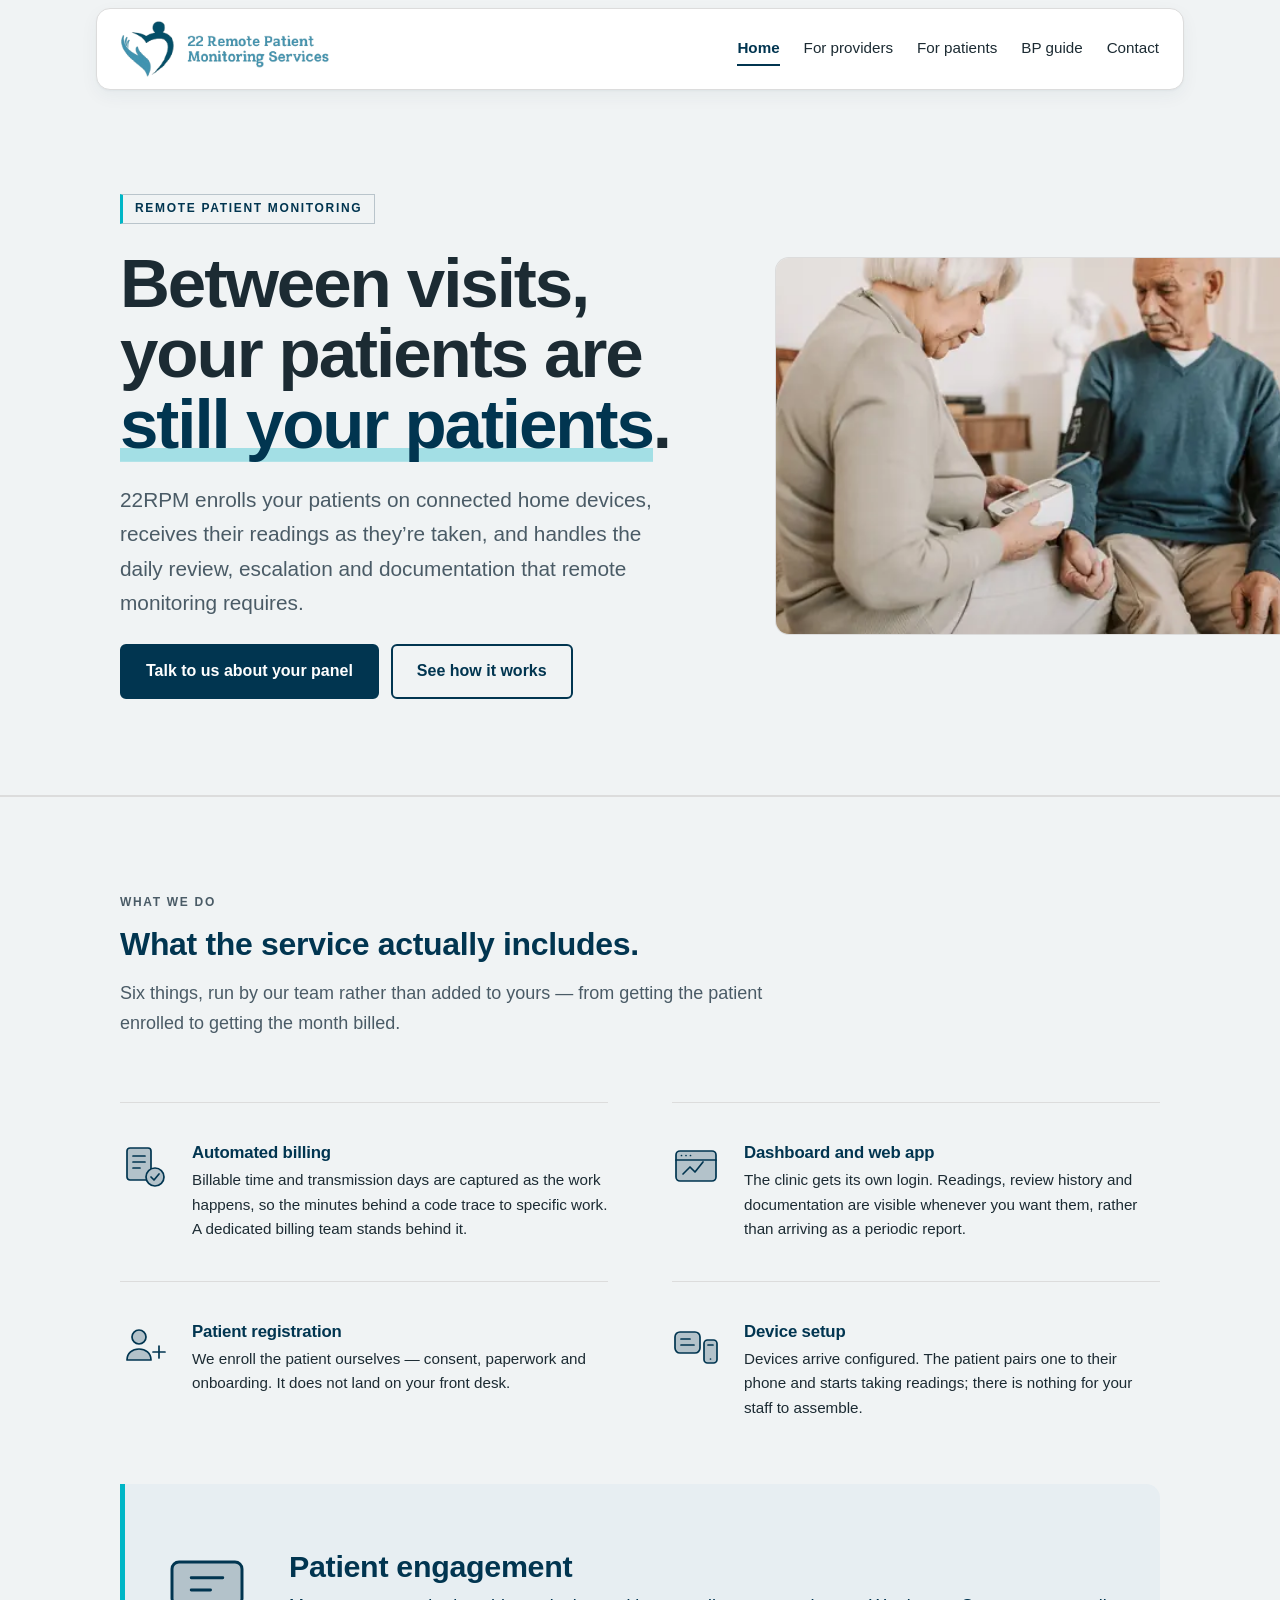
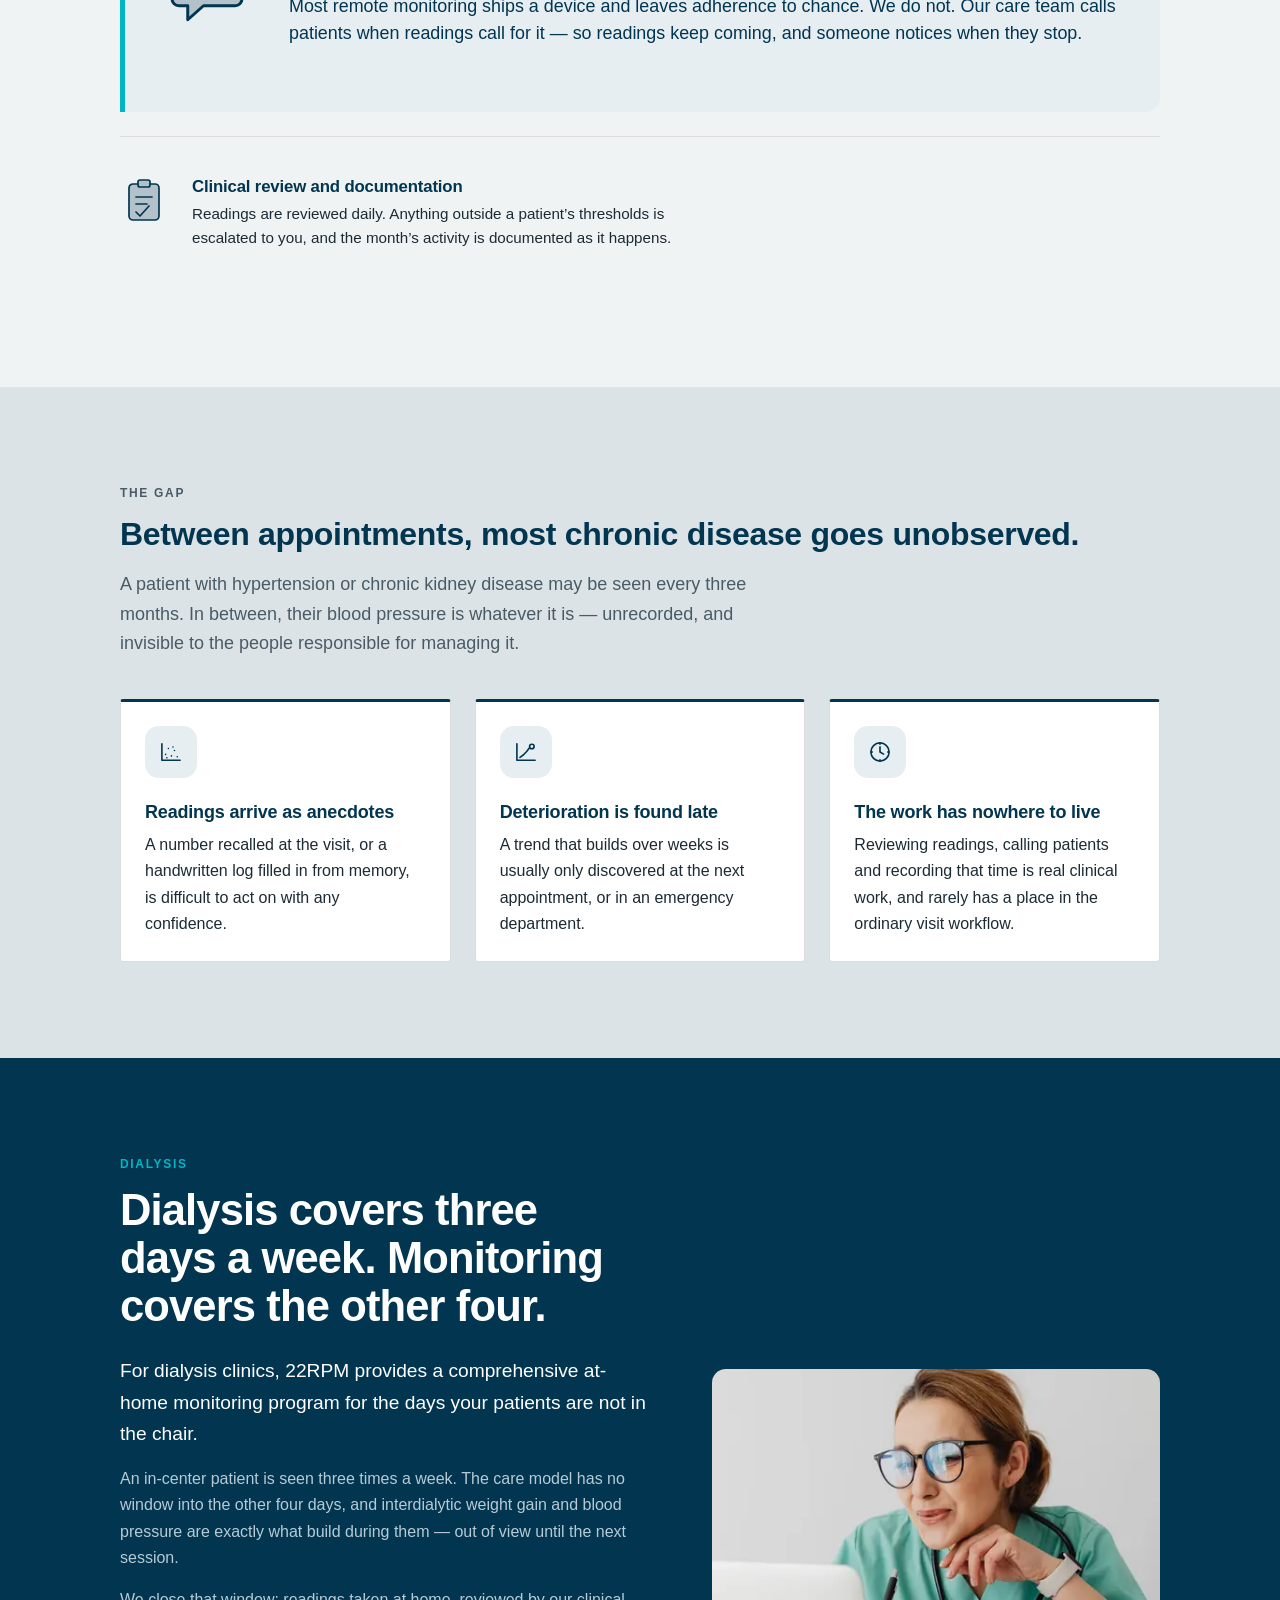
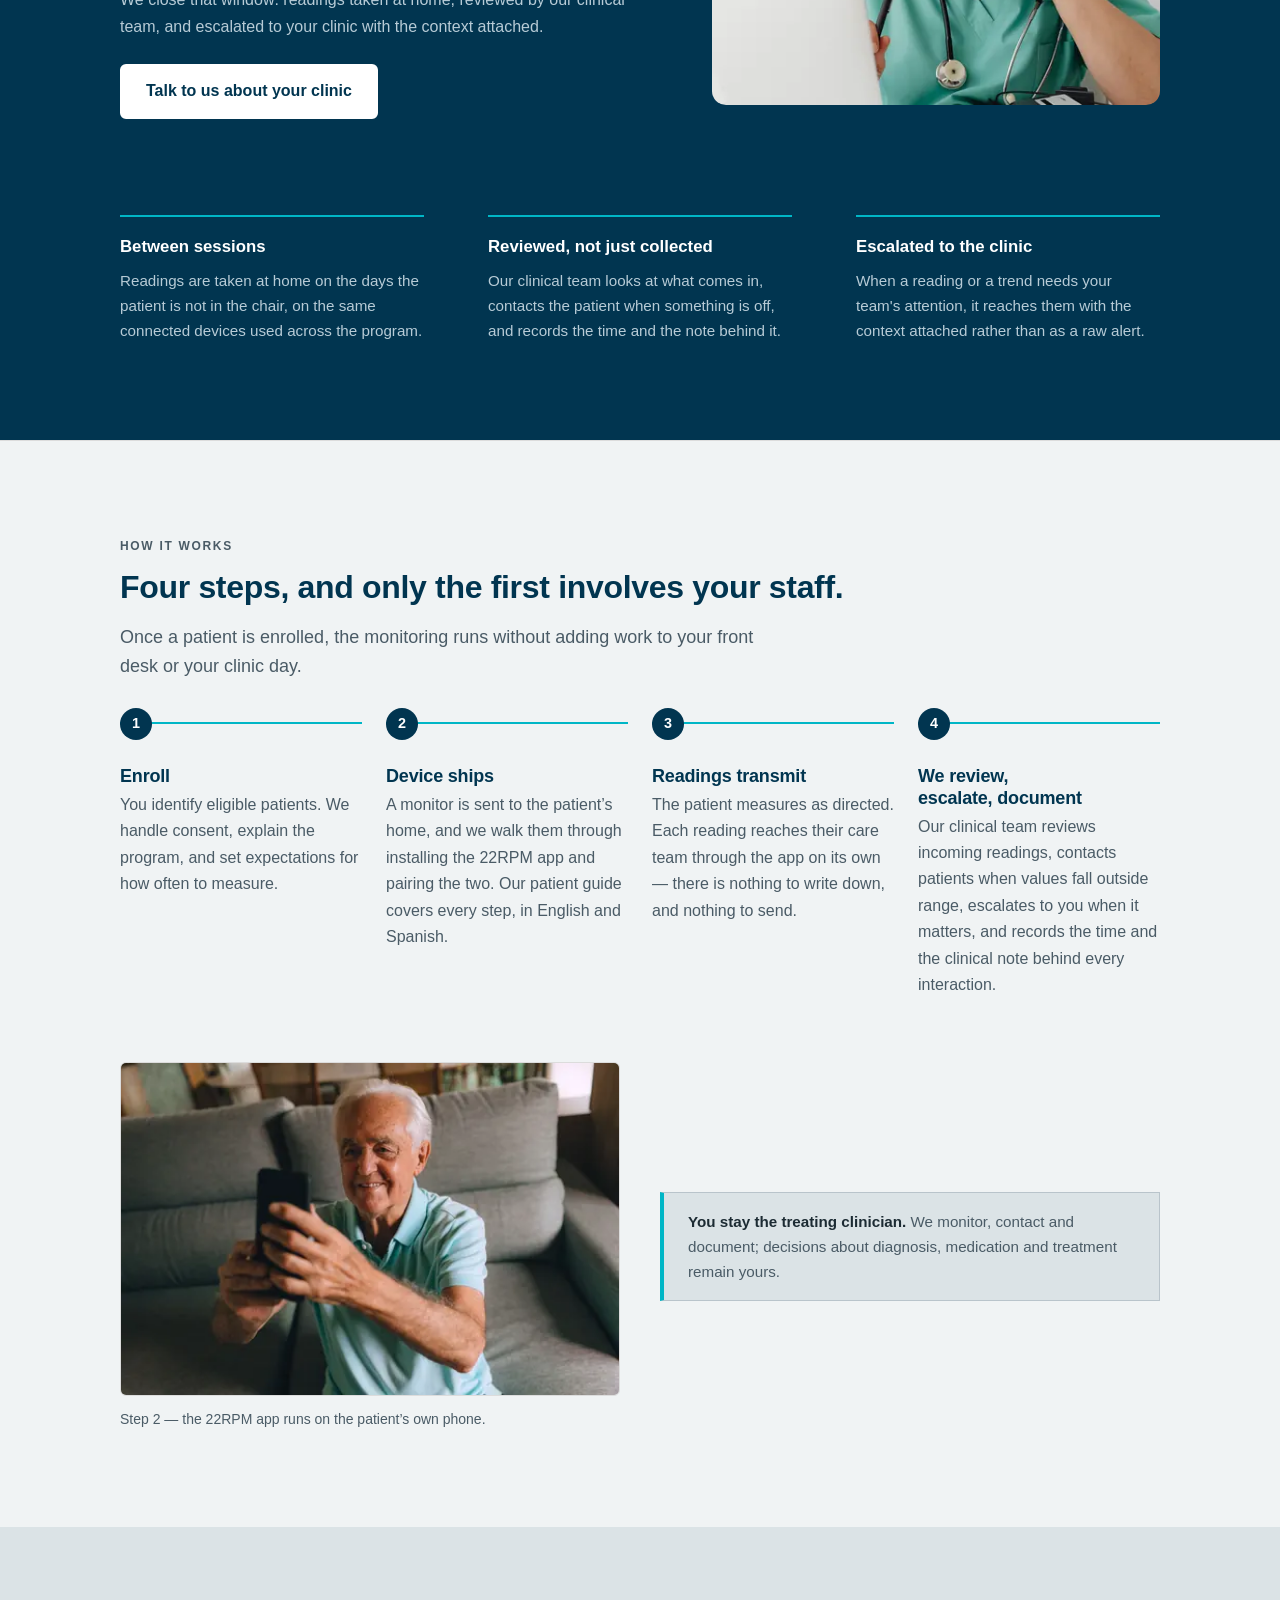
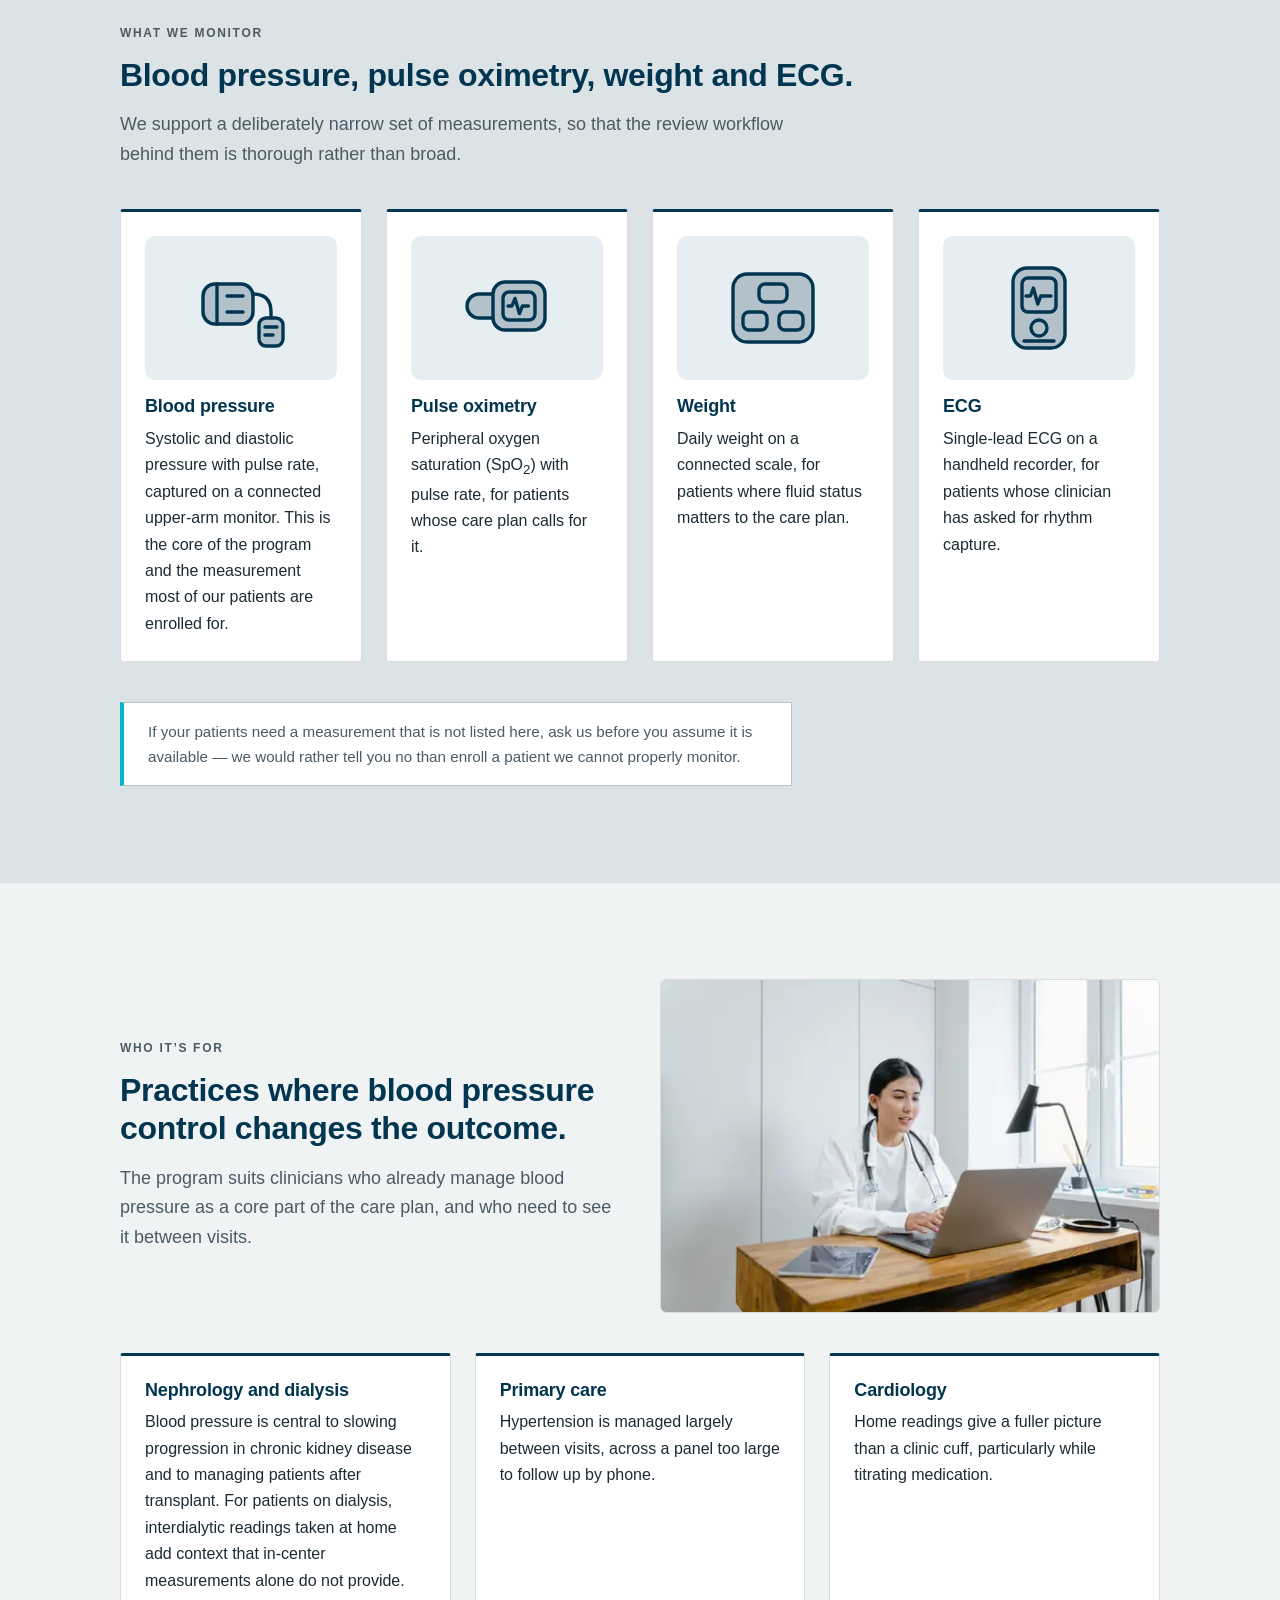
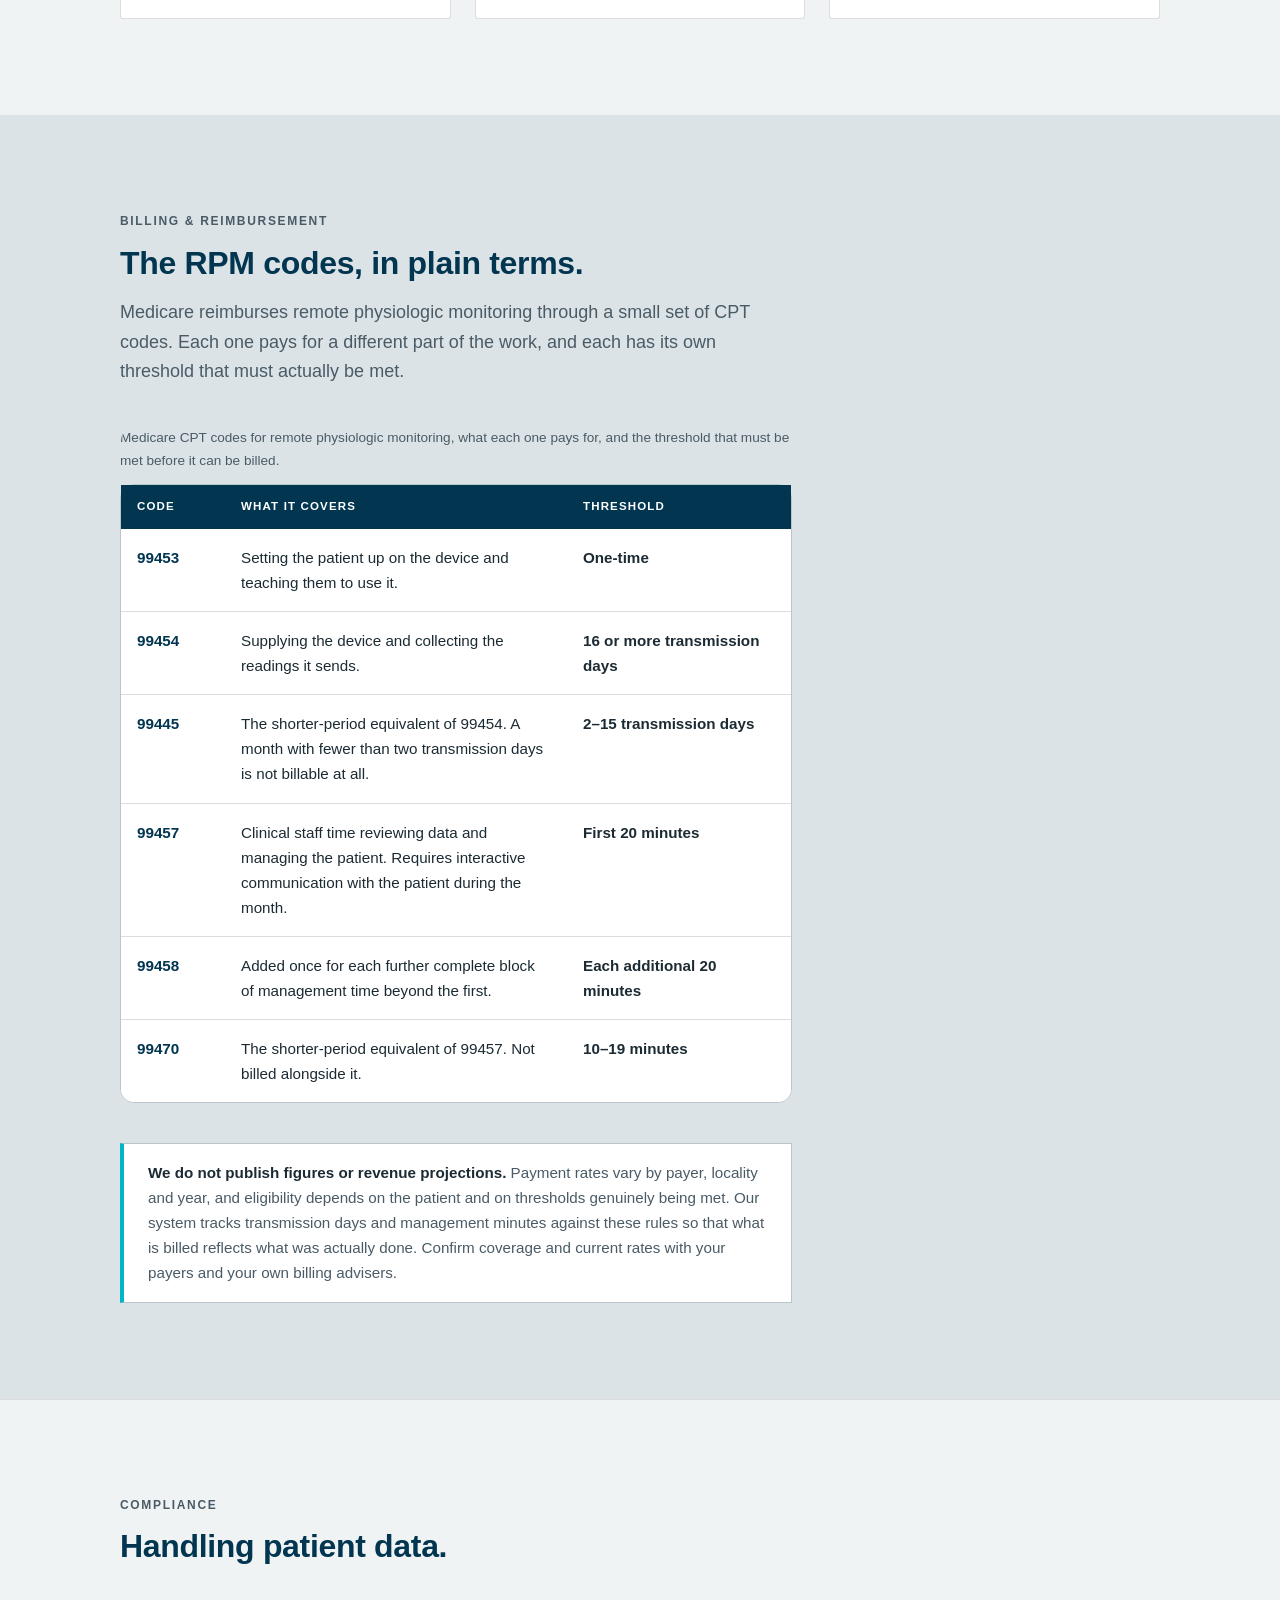
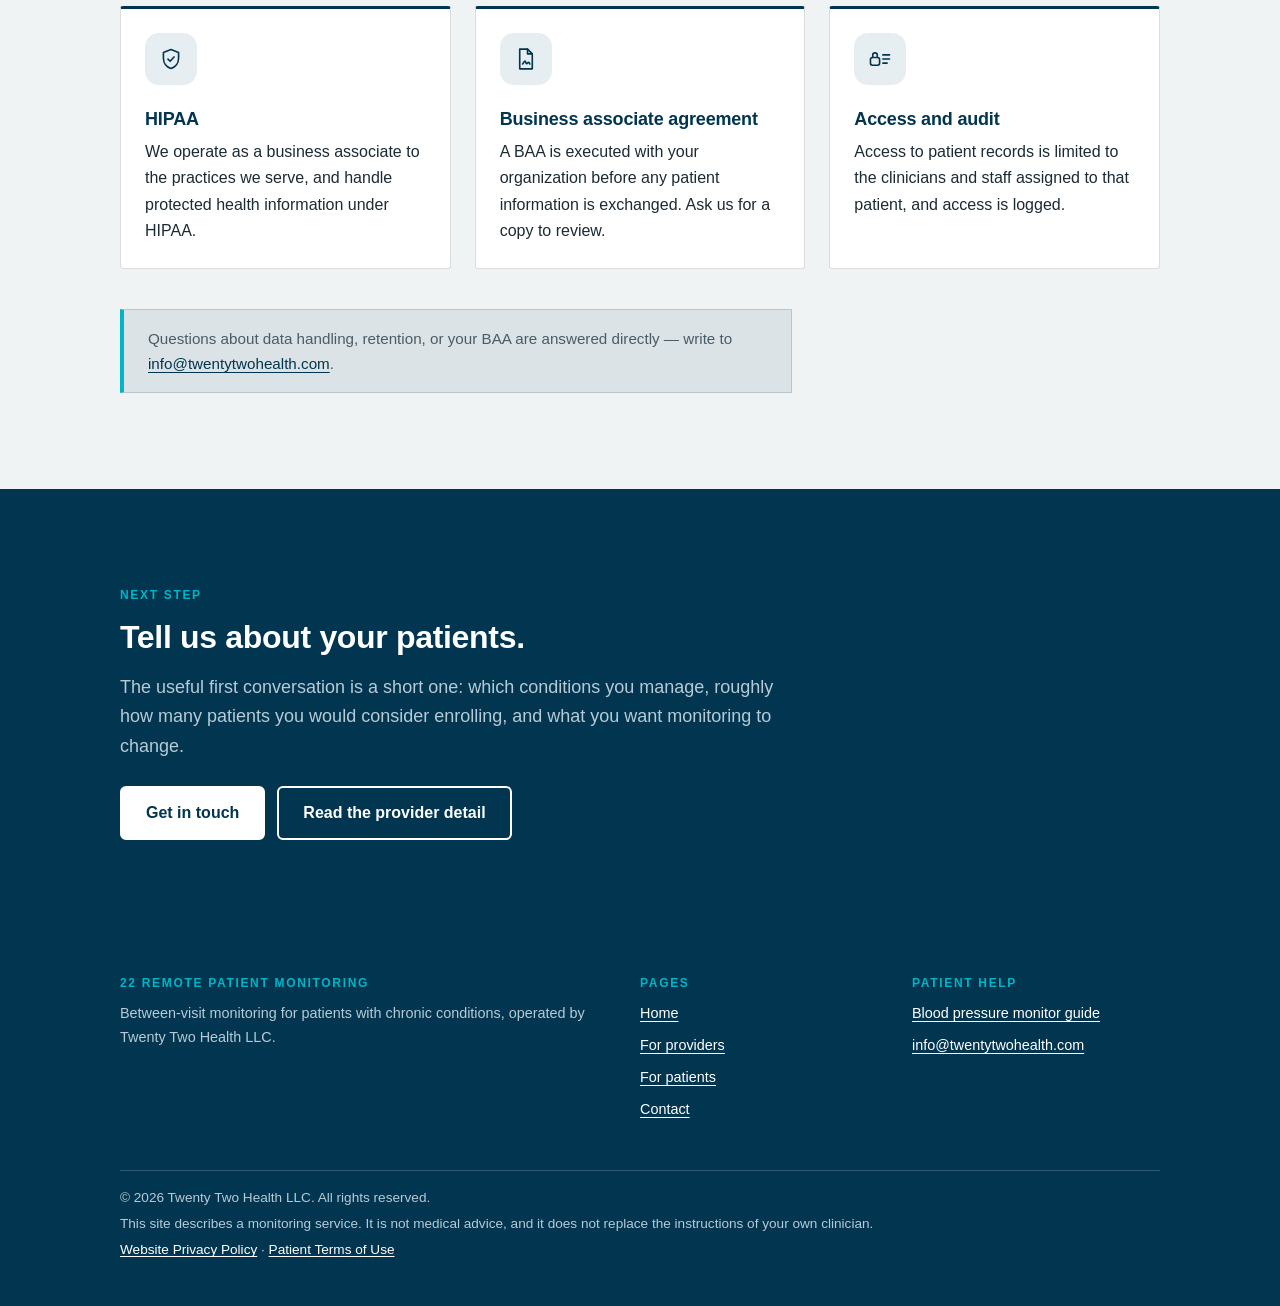
<file: index.html>
<!doctype html>
<html lang="en">
  <head>
    <meta charset="utf-8" />
    <meta name="viewport" content="width=device-width, initial-scale=1" />
    <title>22 Remote Patient Monitoring — Between-visit monitoring for chronic conditions</title>
    <meta
      name="description"
      content="Between-visit blood pressure and pulse oximetry monitoring for patients with chronic conditions, with a clinical team that reviews, escalates and documents."
    />
    <link rel="canonical" href="https://twentytwohealth.com/" />

    <meta property="og:type" content="website" />
    <meta property="og:site_name" content="22 Remote Patient Monitoring" />
    <meta property="og:title" content="22 Remote Patient Monitoring" />
    <meta
      property="og:description"
      content="Between-visit monitoring for patients with chronic conditions — connected devices, automatic transmission, and a clinical team that reviews, escalates and documents."
    />
    <meta property="og:url" content="https://twentytwohealth.com/" />
    <meta property="og:image" content="https://twentytwohealth.com/assets/og-image.png" />
    <meta property="og:image:width" content="1200" />
    <meta property="og:image:height" content="630" />
    <meta
      property="og:image:alt"
      content="22 Remote Patient Monitoring Services logo: a heart formed by an open hand and a human figure."
    />
    <meta name="twitter:card" content="summary_large_image" />

    <link rel="icon" href="/assets/favicon.ico" sizes="any" />
    <link rel="icon" type="image/png" href="/assets/favicon-32.png" sizes="32x32" />
    <link rel="apple-touch-icon" href="/assets/favicon-180.png" />
    <link rel="stylesheet" href="/assets/brand.css" />
    <link rel="stylesheet" href="/assets/site.css?v=27" />
  </head>
  <body>
    <a class="skip-link" href="#main">Skip to main content</a>

    <header class="site-header">
      <div class="container site-header__inner">
        <a class="site-logo" href="/">
          <img
            src="/assets/logo-lockup.png"
            width="563"
            height="151"
            alt="22 Remote Patient Monitoring Services"
          />
        </a>
        <button class="nav-toggle" type="button" aria-expanded="false"
                aria-controls="site-nav">
          <span class="nav-toggle__bars" aria-hidden="true"></span>
          <span>Menu</span>
        </button>
        <nav class="site-nav" id="site-nav" aria-label="Primary">
          <ul>
            <li><a href="/" aria-current="page">Home</a></li>
            <li><a href="/for-providers.html">For providers</a></li>
            <li><a href="/for-patients.html">For patients</a></li>
            <li><a href="/bp-guide/">BP guide</a></li>
            <li><a href="/contact.html">Contact</a></li>
          </ul>
        </nav>
      </div>
    </header>

    <main id="main">
      <!-- 1 — HERO -->
      <section class="hero">
        <div class="container">
          <div class="band band--text-first">
            <div class="band__body">
              <p class="hero__eyebrow">Remote patient monitoring</p>
              <h1>
                Between visits, your patients are
                <span class="hl">still your patients</span>.
              </h1>
              <p class="hero__lede">
                22RPM enrolls your patients on connected home devices, receives their
                readings as they&rsquo;re taken, and handles the daily review,
                escalation and documentation that remote monitoring requires.
              </p>
              <div class="btn-row">
                <a class="btn btn--primary" href="/contact.html">Talk to us about your panel</a>
                <a class="btn btn--secondary" href="/for-providers.html">See how it works</a>
              </div>
            </div>
            <figure class="band__media">
              <picture>
                <source
                  type="image/webp"
                  sizes="(min-width: 52em) 30rem, 92vw"
                  srcset="
                    /assets/img/hero-480.webp   480w,
                    /assets/img/hero-720.webp   720w,
                    /assets/img/hero-960.webp   960w,
                    /assets/img/hero-1280.webp 1280w
                  "
                />
                <img
                  src="/assets/img/hero-960.jpg"
                  sizes="(min-width: 52em) 30rem, 92vw"
                  srcset="
                    /assets/img/hero-480.jpg   480w,
                    /assets/img/hero-720.jpg   720w,
                    /assets/img/hero-960.jpg   960w,
                    /assets/img/hero-1280.jpg 1280w
                  "
                  width="1280"
                  height="853"
                  fetchpriority="high"
                  decoding="async"
                  alt="An older woman sits beside an older man in their living room, holding a digital blood pressure monitor and reading the display while he wears the inflated cuff on his upper arm."
                />
              </picture>
            </figure>
          </div>
        </div>
      </section>


      <!-- 1b — WHAT THE SERVICE COVERS -->
      <section class="section" aria-labelledby="cap-h">
        <div class="container">
          <p class="section__label">What we do</p>
          <h2 id="cap-h">What the service actually includes.</h2>
          <p class="lede">
            Six things, run by our team rather than added to yours &mdash; from
            getting the patient enrolled to getting the month billed.
          </p>
          <ul class="ledger">
              <li>
                <div class="ledger__row">
                  <svg class="cap-ico" viewBox="0 0 48 48" aria-hidden="true" focusable="false">
                    <rect class="f" x="7" y="5" width="24" height="32" rx="3"/><path class="i" d="M13 13h12M13 19h12M13 25h7"/><circle class="f" cx="35" cy="34" r="9"/><path class="i" d="M31 34l3 3 5-6"/>
                  </svg>
                  <div>
                    <h3>Automated billing</h3>
                    <p>Billable time and transmission days are captured as the work happens, so the minutes behind a code trace to specific work. A dedicated billing team stands behind it.</p>
                  </div>
                </div>
              </li>
              <li>
                <div class="ledger__row">
                  <svg class="cap-ico" viewBox="0 0 48 48" aria-hidden="true" focusable="false">
                    <rect class="f" x="4" y="8" width="40" height="30" rx="4"/><path class="i" d="M4 17h40"/><path class="i" d="M9.5 12.5h.01M14 12.5h.01M18.5 12.5h.01"/><path class="i" d="M11 31l7-7 5 5 8-10"/>
                  </svg>
                  <div>
                    <h3>Dashboard and web app</h3>
                    <p>The clinic gets its own login. Readings, review history and documentation are visible whenever you want them, rather than arriving as a periodic report.</p>
                  </div>
                </div>
              </li>
              <li>
                <div class="ledger__row">
                  <svg class="cap-ico" viewBox="0 0 48 48" aria-hidden="true" focusable="false">
                    <circle class="f" cx="19" cy="15" r="7"/><path class="f" d="M7 38c0-7 5.4-11 12-11s12 4 12 11z"/><path class="i" d="M39 24v12M33 30h12"/>
                  </svg>
                  <div>
                    <h3>Patient registration</h3>
                    <p>We enroll the patient ourselves &mdash; consent, paperwork and onboarding. It does not land on your front desk.</p>
                  </div>
                </div>
              </li>
              <li>
                <div class="ledger__row">
                  <svg class="cap-ico" viewBox="0 0 48 48" aria-hidden="true" focusable="false">
                    <rect class="f" x="3" y="10" width="25" height="21" rx="5"/><path class="i" d="M9 17h9M9 23h13"/><rect class="f" x="32" y="18" width="13" height="23" rx="3.5"/><path class="i" d="M36 23h5M38.5 37h.01"/>
                  </svg>
                  <div>
                    <h3>Device setup</h3>
                    <p>Devices arrive configured. The patient pairs one to their phone and starts taking readings; there is nothing for your staff to assemble.</p>
                  </div>
                </div>
              </li>
              <li class="feat">
                <div class="ledger__row">
                  <svg class="cap-ico" viewBox="0 0 48 48" aria-hidden="true" focusable="false">
                    <path class="f" d="M8 8h32a4 4 0 0 1 4 4v17a4 4 0 0 1-4 4H22l-9 8v-8h-5a4 4 0 0 1-4-4V12a4 4 0 0 1 4-4z"/><path class="i" d="M15 17h18M15 24h11"/>
                  </svg>
                  <div>
                    <h3>Patient engagement</h3>
                    <p>Most remote monitoring ships a device and leaves adherence to chance. We do not. Our care team calls patients when readings call for it &mdash; so readings keep coming, and someone notices when they stop.</p>
                  </div>
                </div>
              </li>
              <li class="last">
                <div class="ledger__row">
                  <svg class="cap-ico" viewBox="0 0 48 48" aria-hidden="true" focusable="false">
                    <rect class="f" x="9" y="7" width="30" height="36" rx="4"/><rect class="f" x="18" y="3" width="12" height="7" rx="2"/><path class="i" d="M16 20h16M16 27h11"/><path class="i" d="M16 35l4 4 9-10"/>
                  </svg>
                  <div>
                    <h3>Clinical review and documentation</h3>
                    <p>Readings are reviewed daily. Anything outside a patient&rsquo;s thresholds is escalated to you, and the month&rsquo;s activity is documented as it happens.</p>
                  </div>
                </div>
              </li>
          </ul>
        </div>
      </section>

      <!-- 2 — PROBLEM -->
      <section class="section section--sunken">
        <div class="container">
          <p class="section__label">The gap</p>
          <h2>Between appointments, most chronic disease goes unobserved.</h2>
          <p class="lede">
            A patient with hypertension or chronic kidney disease may be seen every
            three months. In between, their blood pressure is whatever it is &mdash;
            unrecorded, and invisible to the people responsible for managing it.
          </p>
          <div class="grid grid--3">
            <div class="card">
              <svg class="card__fig" viewBox="0 0 24 24" fill="none" stroke="currentColor"
                   stroke-width="1.5" stroke-linecap="round" stroke-linejoin="round"
                   aria-hidden="true" focusable="false"><path d="M3.6 4.4v15.2h16.8"/><path d="M7 14.2h.01M9.6 8.8h.01M12.4 15.6h.01M15.2 10.6h.01M17.8 16.4h.01M8.2 17.4h.01M13.8 7.4h.01"/></svg>
              <h3>Readings arrive as anecdotes</h3>
              <p>
                A number recalled at the visit, or a handwritten log filled in from
                memory, is difficult to act on with any confidence.
              </p>
            </div>
            <div class="card">
              <svg class="card__fig" viewBox="0 0 24 24" fill="none" stroke="currentColor"
                   stroke-width="1.5" stroke-linecap="round" stroke-linejoin="round"
                   aria-hidden="true" focusable="false"><path d="M3.6 4.4v15.2h16.8"/><path d="M6.4 16.9l3.1-2.1 3.1-3.3 2.5-3.2"/><circle cx="17.4" cy="6.9" r="2.1"/></svg>
              <h3>Deterioration is found late</h3>
              <p>
                A trend that builds over weeks is usually only discovered at the next
                appointment, or in an emergency department.
              </p>
            </div>
            <div class="card">
              <svg class="card__fig" viewBox="0 0 24 24" fill="none" stroke="currentColor"
                   stroke-width="1.5" stroke-linecap="round" stroke-linejoin="round"
                   aria-hidden="true" focusable="false"><circle cx="12" cy="12" r="8.4"/><path d="M12 7.3V12l3.3 2"/><path d="M12 3.6v1.3M20.4 12h-1.3M12 20.4v-1.3M3.6 12h1.3"/></svg>
              <h3>The work has nowhere to live</h3>
              <p>
                Reviewing readings, calling patients and recording that time is real
                clinical work, and rarely has a place in the ordinary visit workflow.
              </p>
            </div>
          </div>
        </div>
      </section>

      <!-- 2b — DIALYSIS (lead market) -->
      <section class="section section--inverse dialysis" aria-labelledby="dialysis-h">
        <div class="container">
          <p class="section__label">Dialysis</p>
          <h2 id="dialysis-h">Dialysis covers three days a week. Monitoring covers the other four.</h2>

          <div class="dialysis__lead">
            <div>
              <p class="lede">
                For dialysis clinics, 22RPM provides a comprehensive at-home
                monitoring program for the days your patients are not in the chair.
              </p>
              <p>
                An in-center patient is seen three times a week. The care model has
                no window into the other four days, and interdialytic weight gain and
                blood pressure are exactly what build during them &mdash; out of view
                until the next session.
              </p>
              <p>
                We close that window: readings taken at home, reviewed by our clinical
                team, and escalated to your clinic with the context attached.
              </p>
              <div class="btn-row">
                <a class="btn btn--primary" href="/contact.html">Talk to us about your clinic</a>
              </div>
            </div>

            <figure class="dialysis__media">
              <picture>
                <source
                  type="image/webp"
                  sizes="(min-width: 52em) 28rem, 92vw"
                  srcset="
                    /assets/img/dialysis-480.webp   480w,
                    /assets/img/dialysis-720.webp   720w,
                    /assets/img/dialysis-960.webp   960w,
                    /assets/img/dialysis-1280.webp 1280w
                  "
                />
                <img
                  src="/assets/img/dialysis-720.jpg"
                  sizes="(min-width: 52em) 28rem, 92vw"
                  srcset="
                    /assets/img/dialysis-480.jpg   480w,
                    /assets/img/dialysis-720.jpg   720w,
                    /assets/img/dialysis-960.jpg   960w,
                    /assets/img/dialysis-1280.jpg 1280w
                  "
                  width="1280"
                  height="960"
                  loading="lazy"
                  decoding="async"
                  alt="A clinician in scrubs, with a stethoscope around her neck, sits at a desk looking at an open laptop and holding a pen."
                />
              </picture>
            </figure>
          </div>

          <ul class="dialysis__points">
            <li>
              <strong>Between sessions</strong>
              <span>
                Readings are taken at home on the days the patient is not in the
                chair, on the same connected devices used across the program.
              </span>
            </li>
            <li>
              <strong>Reviewed, not just collected</strong>
              <span>
                Our clinical team looks at what comes in, contacts the patient when
                something is off, and records the time and the note behind it.
              </span>
            </li>
            <li>
              <strong>Escalated to the clinic</strong>
              <span>
                When a reading or a trend needs your team's attention, it reaches
                them with the context attached rather than as a raw alert.
              </span>
            </li>
          </ul>
        </div>
      </section>

      <!-- 3 — HOW IT WORKS -->
      <section class="section">
        <div class="container">
          <p class="section__label">How it works</p>
          <h2>Four steps, and only the first involves your staff.</h2>
          <p class="lede">
            Once a patient is enrolled, the monitoring runs without adding work to
            your front desk or your clinic day.
          </p>

          <ol class="workflow">
            <li class="workflow__step">
              <span class="workflow__num" aria-hidden="true">1</span>
              <h3>Enroll</h3>
              <p>
                You identify eligible patients. We handle consent, explain the
                program, and set expectations for how often to measure.
              </p>
            </li>
            <li class="workflow__step">
              <span class="workflow__num" aria-hidden="true">2</span>
              <h3>Device ships</h3>
              <p>
                A monitor is sent to the patient&rsquo;s home, and we walk them through
                installing the 22RPM app and pairing the two. Our patient guide covers
                every step, in English and Spanish.
              </p>
            </li>
            <li class="workflow__step">
              <span class="workflow__num" aria-hidden="true">3</span>
              <h3>Readings transmit</h3>
              <p>
                The patient measures as directed. Each reading reaches their care team
                through the app on its own &mdash; there is nothing to write down, and
                nothing to send.
              </p>
            </li>
            <li class="workflow__step">
              <span class="workflow__num" aria-hidden="true">4</span>
              <h3>We review, escalate, document</h3>
              <p>
                Our clinical team reviews incoming readings, contacts patients when
                values fall outside range, escalates to you when it matters, and
                records the time and the clinical note behind every interaction.
              </p>
            </li>
          </ol>

          <div class="band" style="margin-top: var(--space-2xl)">
            <figure class="band__media">
              <picture>
                <source
                  type="image/webp"
                  sizes="(min-width: 52em) 28rem, 92vw"
                  srcset="
                    /assets/img/app-480.webp   480w,
                    /assets/img/app-720.webp   720w,
                    /assets/img/app-960.webp   960w,
                    /assets/img/app-1280.webp 1280w
                  "
                />
                <img
                  src="/assets/img/app-720.jpg"
                  sizes="(min-width: 52em) 28rem, 92vw"
                  srcset="
                    /assets/img/app-480.jpg   480w,
                    /assets/img/app-720.jpg   720w,
                    /assets/img/app-960.jpg   960w,
                    /assets/img/app-1280.jpg 1280w
                  "
                  width="1280"
                  height="853"
                  loading="lazy"
                  decoding="async"
                  alt="An older man sits on a sofa at home, smiling as he holds up his smartphone to check the readings he has just taken."
                />
              </picture>
              <figcaption class="band__caption">
                Step&nbsp;2 &mdash; the 22RPM app runs on the patient&rsquo;s own phone.
              </figcaption>
            </figure>
            <div class="band__body">
              <div class="notice" style="margin-top:0">
                <p>
                  <strong>You stay the treating clinician.</strong> We monitor, contact
                  and document; decisions about diagnosis, medication and treatment
                  remain yours.
                </p>
              </div>
            </div>
          </div>
        </div>
      </section>

      <!-- 4 — WHAT WE MONITOR -->
      <section class="section section--sunken">
        <div class="container">
          <p class="section__label">What we monitor</p>
          <h2>Blood pressure, pulse oximetry, weight and ECG.</h2>
          <p class="lede">
            We support a deliberately narrow set of measurements, so that the review
            workflow behind them is thorough rather than broad.
          </p>
          <div class="grid grid--4">
            <div class="card">
              <div class="card__media">
                <svg class="dev" viewBox="0 0 48 48" aria-hidden="true" focusable="false">
                  <rect class="f" x="5" y="12" width="25" height="20" rx="6"/><path class="i" d="M12 12v20"/><path class="i" d="M17 18h8M17 26h8"/><path class="i" d="M30 17c6 0 9 3 9 9v3"/><rect class="f" x="33" y="29" width="12" height="14" rx="3.5"/><path class="i" d="M36 33.5h6M36 37.5h4"/>
                </svg>
              </div>
              <h3>Blood pressure</h3>
              <p>
                Systolic and diastolic pressure with pulse rate, captured on a
                connected upper-arm monitor. This is the core of the program and the
                measurement most of our patients are enrolled for.
              </p>
            </div>
            <div class="card">
              <div class="card__media">
                <svg class="dev" viewBox="0 0 48 48" aria-hidden="true" focusable="false">
                  <path class="f" d="M18 17h-8a6 6 0 0 0 0 12h8z"/><rect class="f" x="17" y="11" width="26" height="24" rx="6"/><rect class="i" x="22" y="16" width="16" height="14" rx="3"/><path class="i" d="M24.5 23h2l1.5-3.8 2.2 7.6 1.5-3.8h3"/>
                </svg>
              </div>
              <h3>Pulse oximetry</h3>
              <p>
                Peripheral oxygen saturation (SpO<sub>2</sub>) with pulse rate, for
                patients whose care plan calls for it.
              </p>
            </div>
            <div class="card">
              <div class="card__media">
                <svg class="dev" viewBox="0 0 48 48" aria-hidden="true" focusable="false">
                  <rect class="f" x="4" y="7" width="40" height="34" rx="7"/><rect class="i" x="17" y="12" width="14" height="9" rx="3"/><rect class="i" x="9" y="26" width="12" height="9" rx="3"/><rect class="i" x="27" y="26" width="12" height="9" rx="3"/>
                </svg>
              </div>
              <h3>Weight</h3>
              <p>
                Daily weight on a connected scale, for patients where fluid status
                matters to the care plan.
              </p>
            </div>
            <div class="card">
              <div class="card__media">
                <svg class="dev" viewBox="0 0 48 48" aria-hidden="true" focusable="false">
                  <rect class="f" x="11" y="4" width="26" height="40" rx="7"/><rect class="i" x="15.5" y="9" width="17" height="17" rx="3"/><path class="i" d="M17.5 18h2.2l1.5-4 2.2 8 1.5-4h5.1"/><circle class="i" cx="24" cy="34" r="4"/><path class="i" d="M16.5 40.5h15"/>
                </svg>
              </div>
              <h3>ECG</h3>
              <p>
                Single-lead ECG on a handheld recorder, for patients whose clinician
                has asked for rhythm capture.
              </p>
            </div>
          </div>
          <div class="notice">
            <p>
              If your patients need a measurement that is not listed here, ask us
              before you assume it is available &mdash; we would rather tell you no
              than enroll a patient we cannot properly monitor.
            </p>
          </div>
        </div>
      </section>

      <!-- 5 — WHO IT'S FOR -->
      <section class="section">
        <div class="container">
          <div class="band band--text-first">
            <div class="band__body">
              <p class="section__label">Who it&rsquo;s for</p>
              <h2>Practices where blood pressure control changes the outcome.</h2>
              <p class="lede" style="margin-bottom:0">
                The program suits clinicians who already manage blood pressure as a
                core part of the care plan, and who need to see it between visits.
              </p>
            </div>
            <figure class="band__media">
              <picture>
                <source
                  type="image/webp"
                  sizes="(min-width: 52em) 28rem, 92vw"
                  srcset="
                    /assets/img/provider-480.webp   480w,
                    /assets/img/provider-720.webp   720w,
                    /assets/img/provider-960.webp   960w,
                    /assets/img/provider-1280.webp 1280w
                  "
                />
                <img
                  src="/assets/img/provider-720.jpg"
                  sizes="(min-width: 52em) 28rem, 92vw"
                  srcset="
                    /assets/img/provider-480.jpg   480w,
                    /assets/img/provider-720.jpg   720w,
                    /assets/img/provider-960.jpg   960w,
                    /assets/img/provider-1280.jpg 1280w
                  "
                  width="1280"
                  height="853"
                  loading="lazy"
                  decoding="async"
                  alt="A clinician in a white coat with a stethoscope around her neck sits at a wooden desk by a window, typing on a laptop with a tablet beside her."
                />
              </picture>
            </figure>
          </div>
          <div class="grid grid--3">
            <div class="card">
              <h3>Nephrology and dialysis</h3>
              <p>
                Blood pressure is central to slowing progression in chronic kidney
                disease and to managing patients after transplant. For patients on
                dialysis, interdialytic readings taken at home add context that
                in-center measurements alone do not provide.
              </p>
            </div>
            <div class="card">
              <h3>Primary care</h3>
              <p>
                Hypertension is managed largely between visits, across a panel too
                large to follow up by phone.
              </p>
            </div>
            <div class="card">
              <h3>Cardiology</h3>
              <p>
                Home readings give a fuller picture than a clinic cuff, particularly
                while titrating medication.
              </p>
            </div>
          </div>
        </div>
      </section>

      <!-- 6 — BILLING -->
      <section class="section section--sunken">
        <div class="container">
          <p class="section__label">Billing &amp; reimbursement</p>
          <h2>The RPM codes, in plain terms.</h2>
          <p class="lede">
            Medicare reimburses remote physiologic monitoring through a small set of
            CPT codes. Each one pays for a different part of the work, and each has
            its own threshold that must actually be met.
          </p>

          <div class="table-scroll" tabindex="0" role="region"
               aria-labelledby="cpt-cap">
            <table class="cpt">
              <caption id="cpt-cap">
                Medicare CPT codes for remote physiologic monitoring, what each one
                pays for, and the threshold that must be met before it can be billed.
              </caption>
              <thead>
                <tr>
                  <th scope="col">Code</th>
                  <th scope="col">What it covers</th>
                  <th scope="col">Threshold</th>
                </tr>
              </thead>
              <tbody>
                <tr>
                  <th scope="row" class="cpt__code">99453</th>
                  <td data-label="What it covers">Setting the patient up on the device and teaching them to use it.</td>
                  <td class="cpt__thr" data-label="Threshold">One-time</td>
                </tr>
                <tr>
                  <th scope="row" class="cpt__code">99454</th>
                  <td data-label="What it covers">Supplying the device and collecting the readings it sends.</td>
                  <td class="cpt__thr" data-label="Threshold">16 or more transmission days</td>
                </tr>
                <tr>
                  <th scope="row" class="cpt__code">99445</th>
                  <td data-label="What it covers">The shorter-period equivalent of 99454. A month with fewer than two transmission days is not billable at all.</td>
                  <td class="cpt__thr" data-label="Threshold">2&ndash;15 transmission days</td>
                </tr>
                <tr>
                  <th scope="row" class="cpt__code">99457</th>
                  <td data-label="What it covers">Clinical staff time reviewing data and managing the patient. Requires interactive communication with the patient during the month.</td>
                  <td class="cpt__thr" data-label="Threshold">First 20 minutes</td>
                </tr>
                <tr>
                  <th scope="row" class="cpt__code">99458</th>
                  <td data-label="What it covers">Added once for each further complete block of management time beyond the first.</td>
                  <td class="cpt__thr" data-label="Threshold">Each additional 20 minutes</td>
                </tr>
                <tr>
                  <th scope="row" class="cpt__code">99470</th>
                  <td data-label="What it covers">The shorter-period equivalent of 99457. Not billed alongside it.</td>
                  <td class="cpt__thr" data-label="Threshold">10&ndash;19 minutes</td>
                </tr>
              </tbody>
            </table>
          </div>
          <p class="table-hint" aria-hidden="true">Scroll the table sideways to see every column.</p>

          <div class="notice">
            <p>
              <strong>We do not publish figures or revenue projections.</strong>
              Payment rates vary by payer, locality and year, and eligibility depends
              on the patient and on thresholds genuinely being met. Our system tracks
              transmission days and management minutes against these rules so that
              what is billed reflects what was actually done. Confirm coverage and
              current rates with your payers and your own billing advisers.
            </p>
          </div>
        </div>
      </section>

      <!-- 7 — COMPLIANCE -->
      <section class="section">
        <div class="container">
          <p class="section__label">Compliance</p>
          <h2>Handling patient data.</h2>
          <div class="grid grid--3">
            <div class="card">
              <svg class="card__icon" viewBox="0 0 24 24" fill="none" stroke="currentColor"
                   stroke-width="1.5" stroke-linecap="round" stroke-linejoin="round"
                   aria-hidden="true" focusable="false"><path d="M12 3.2l7 2.9v5.3c0 4.3-2.9 8.1-7 9.4-4.1-1.3-7-5.1-7-9.4V6.1z"/><path d="M9.2 12.1l2 2 3.6-4"/></svg>
              <h3>HIPAA</h3>
              <p>
                We operate as a business associate to the practices we serve, and
                handle protected health information under HIPAA.
              </p>
            </div>
            <div class="card">
              <svg class="card__icon" viewBox="0 0 24 24" fill="none" stroke="currentColor"
                   stroke-width="1.5" stroke-linecap="round" stroke-linejoin="round"
                   aria-hidden="true" focusable="false"><path d="M6.2 2.9h7.2l4.4 4.4v13.8H6.2z"/><path d="M13.4 2.9v4.4h4.4"/><path d="M8.9 16.6c1.1-1.6 1.8-2.6 2.3-2.6.7 0 .5 2.4 1.3 2.4.6 0 1-1.3 1.9-1.3.5 0 .8.5 1.1 1.5"/></svg>
              <h3>Business associate agreement</h3>
              <p>
                A BAA is executed with your organization before any patient
                information is exchanged. Ask us for a copy to review.
              </p>
            </div>
            <div class="card">
              <svg class="card__icon" viewBox="0 0 24 24" fill="none" stroke="currentColor"
                   stroke-width="1.5" stroke-linecap="round" stroke-linejoin="round"
                   aria-hidden="true" focusable="false"><rect x="3.2" y="10.6" width="8.4" height="7.2" rx="1.8"/><path d="M5.3 10.6V8.4a2.1 2.1 0 0 1 4.2 0v2.2"/><path d="M14.6 8.2h6.2M14.6 12h6.2M14.6 15.8h4"/></svg>
              <h3>Access and audit</h3>
              <p>
                Access to patient records is limited to the clinicians and staff
                assigned to that patient, and access is logged.
              </p>
            </div>
          </div>
          <div class="notice">
            <p>
              Questions about data handling, retention, or your BAA are answered
              directly &mdash; write to
              <a href="mailto:info@twentytwohealth.com">info@twentytwohealth.com</a>.
            </p>
          </div>
        </div>
      </section>

      <!-- 8 — CTA -->
      <section class="section section--inverse">
        <div class="container">
          <p class="section__label">Next step</p>
          <h2>Tell us about your patients.</h2>
          <p class="lede">
            The useful first conversation is a short one: which conditions you manage,
            roughly how many patients you would consider enrolling, and what you want
            monitoring to change.
          </p>
          <div class="btn-row">
            <a class="btn btn--primary" href="/contact.html">Get in touch</a>
            <a class="btn btn--secondary" href="/for-providers.html">Read the provider detail</a>
          </div>
        </div>
      </section>
    </main>

    <footer class="site-footer">
      <div class="container">
        <div class="site-footer__grid">
          <div>
            <h2>22 Remote Patient Monitoring</h2>
            <p>
              Between-visit monitoring for patients with chronic conditions, operated
              by Twenty Two Health LLC.
            </p>
          </div>
          <div>
            <h2>Pages</h2>
            <ul>
              <li><a href="/">Home</a></li>
              <li><a href="/for-providers.html">For providers</a></li>
              <li><a href="/for-patients.html">For patients</a></li>
              <li><a href="/contact.html">Contact</a></li>
            </ul>
          </div>
          <div>
            <h2>Patient help</h2>
            <ul>
              <li><a href="/bp-guide/">Blood pressure monitor guide</a></li>
              <li><a href="mailto:info@twentytwohealth.com">info@twentytwohealth.com</a></li>
            </ul>
          </div>
        </div>
        <div class="site-footer__legal">
          <p>&copy; 2026 Twenty Two Health LLC. All rights reserved.</p>
          <p>
            This site describes a monitoring service. It is not medical advice, and it
            does not replace the instructions of your own clinician.
          </p>
          <p>
            <a href="/privacy-policy/">Website Privacy Policy</a> &middot;
            <a href="/patient-terms/">Patient Terms of Use</a>
          </p>
        </div>
      </div>
    </footer>
    <script src="/assets/site.js?v=27" defer></script>
  </body>
</html>
</file>
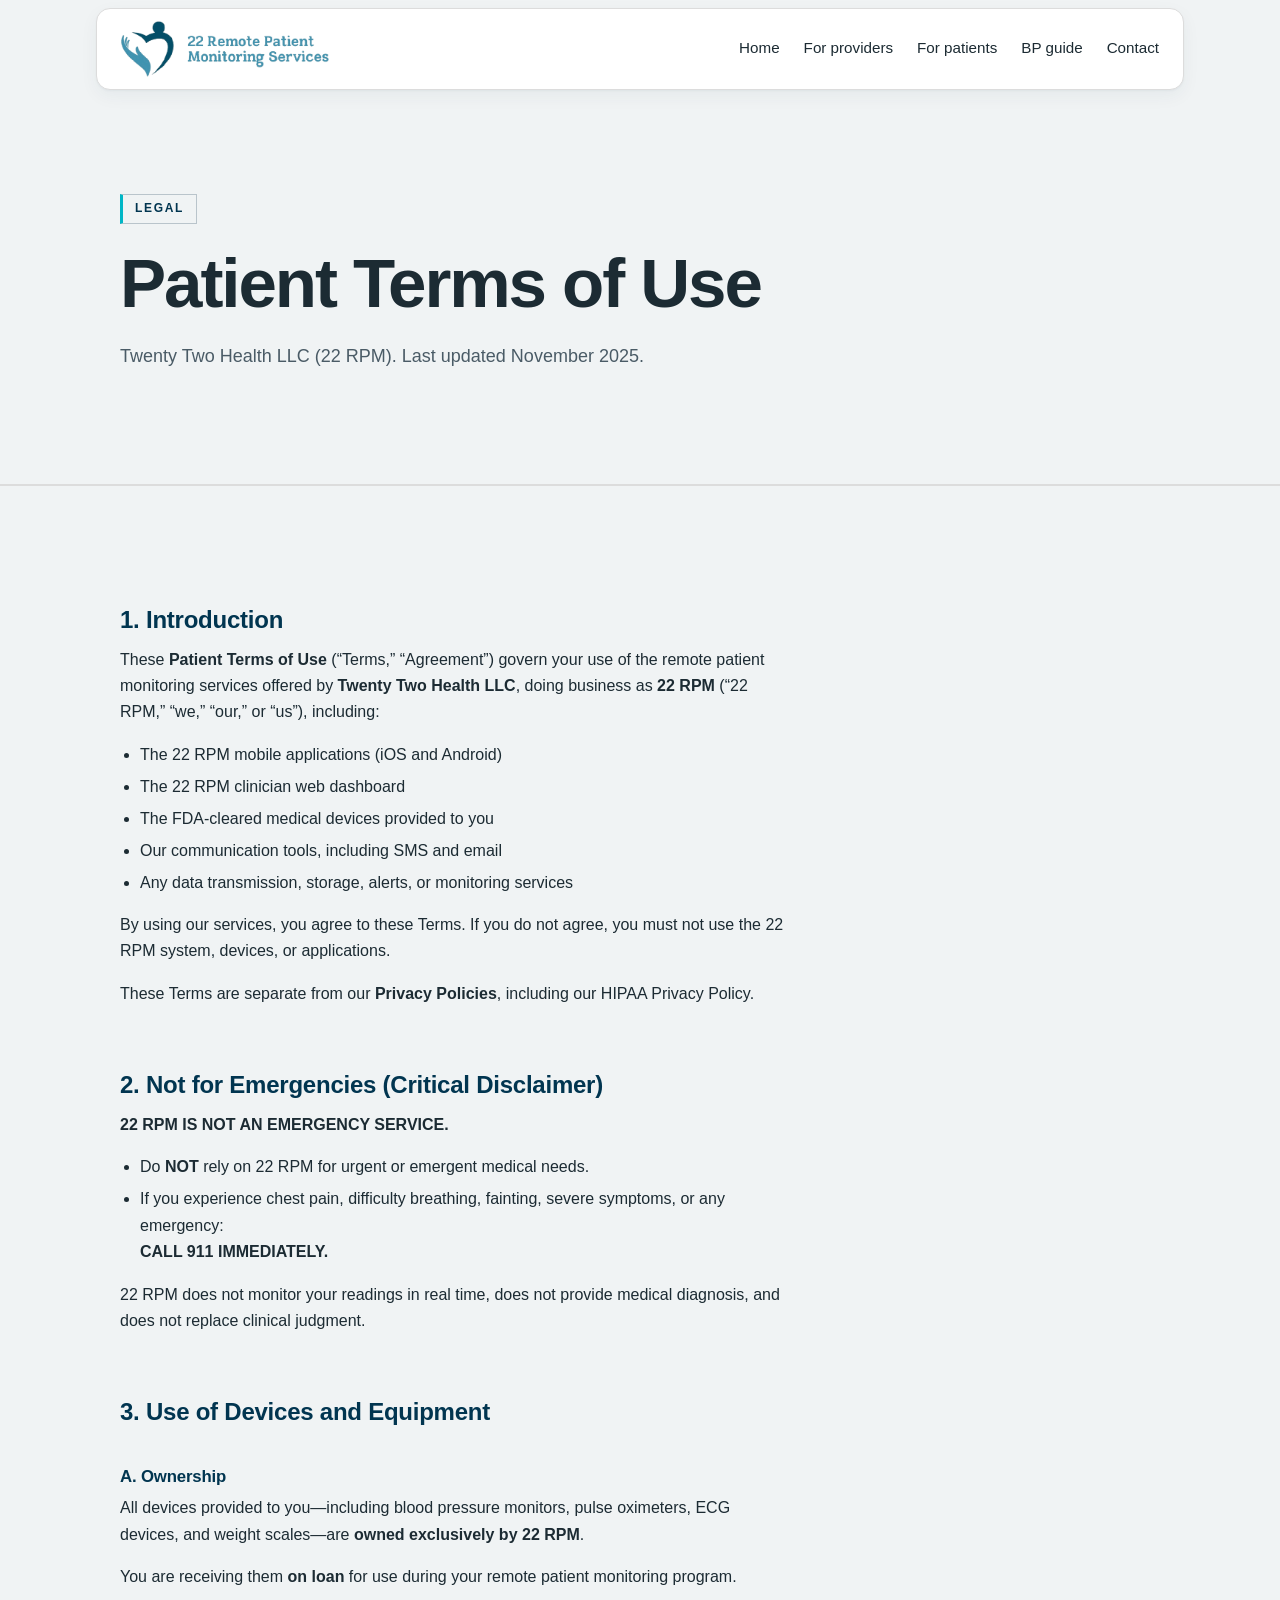
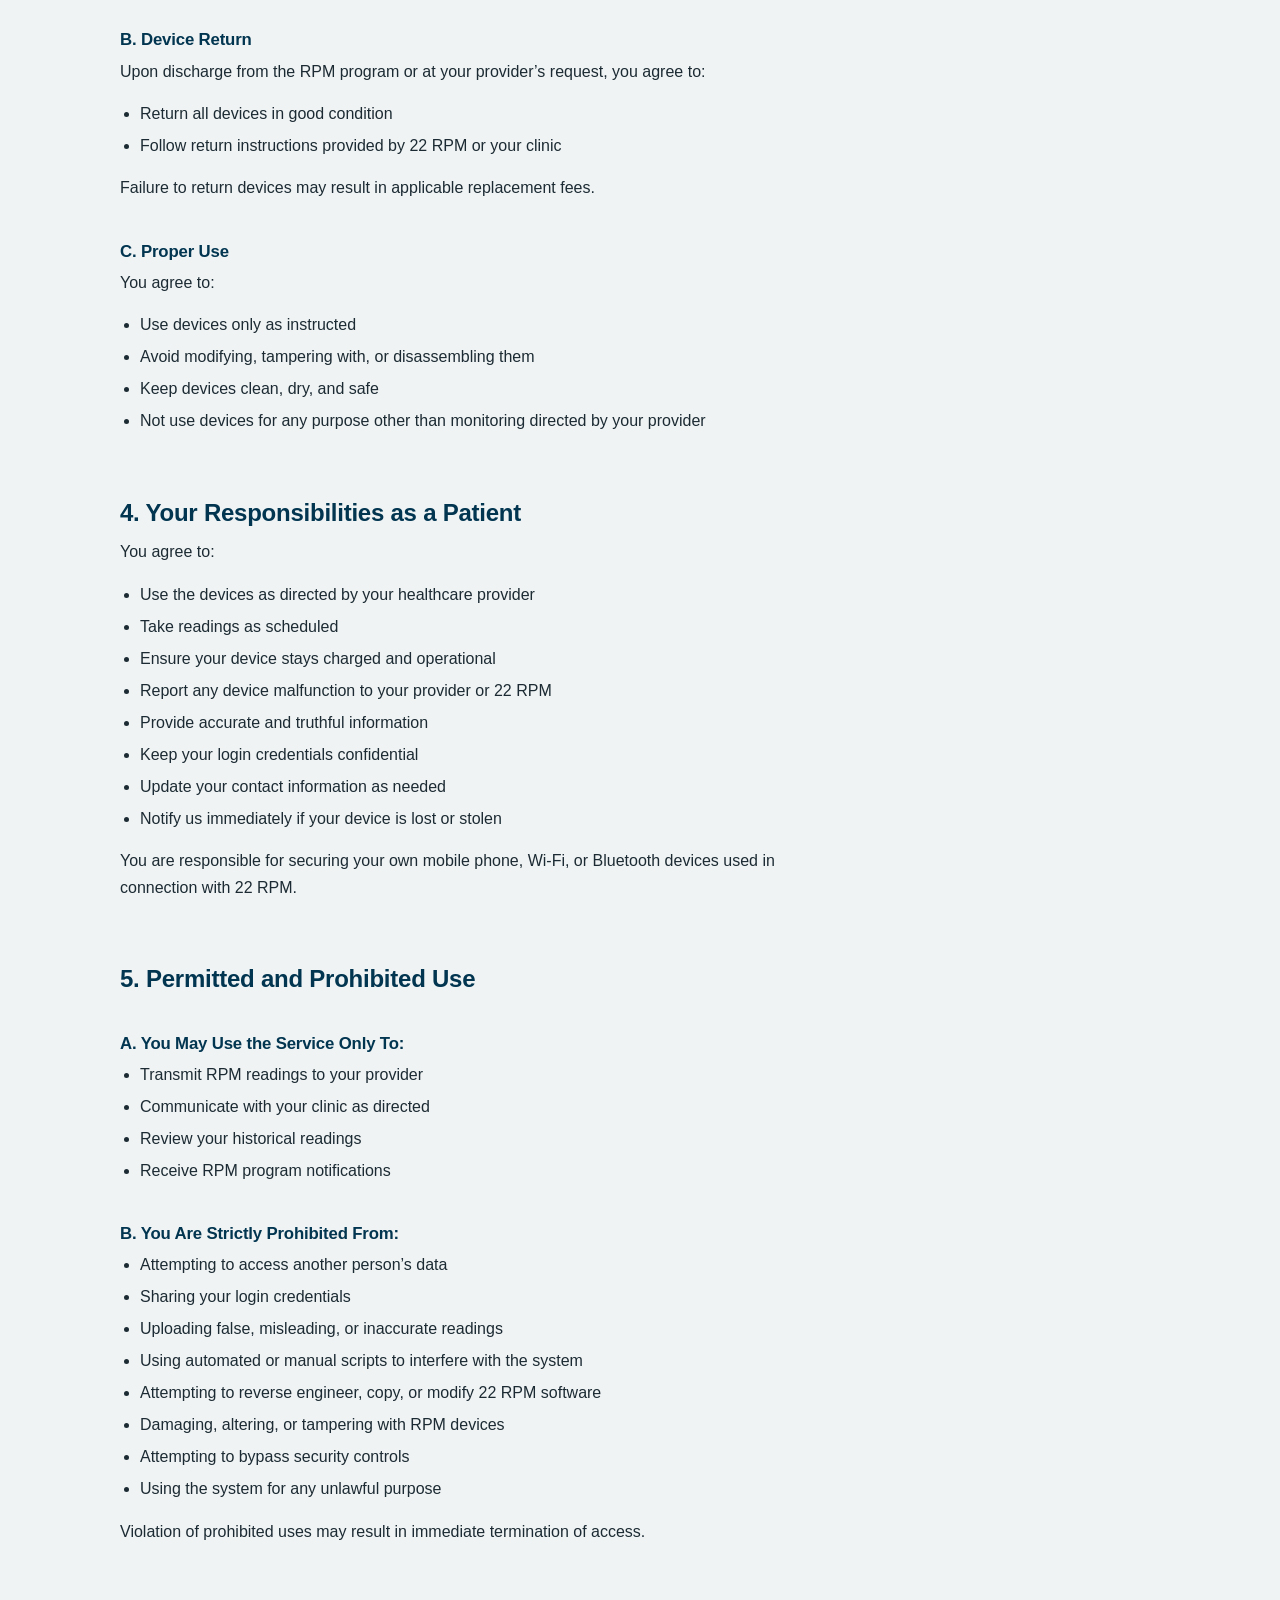
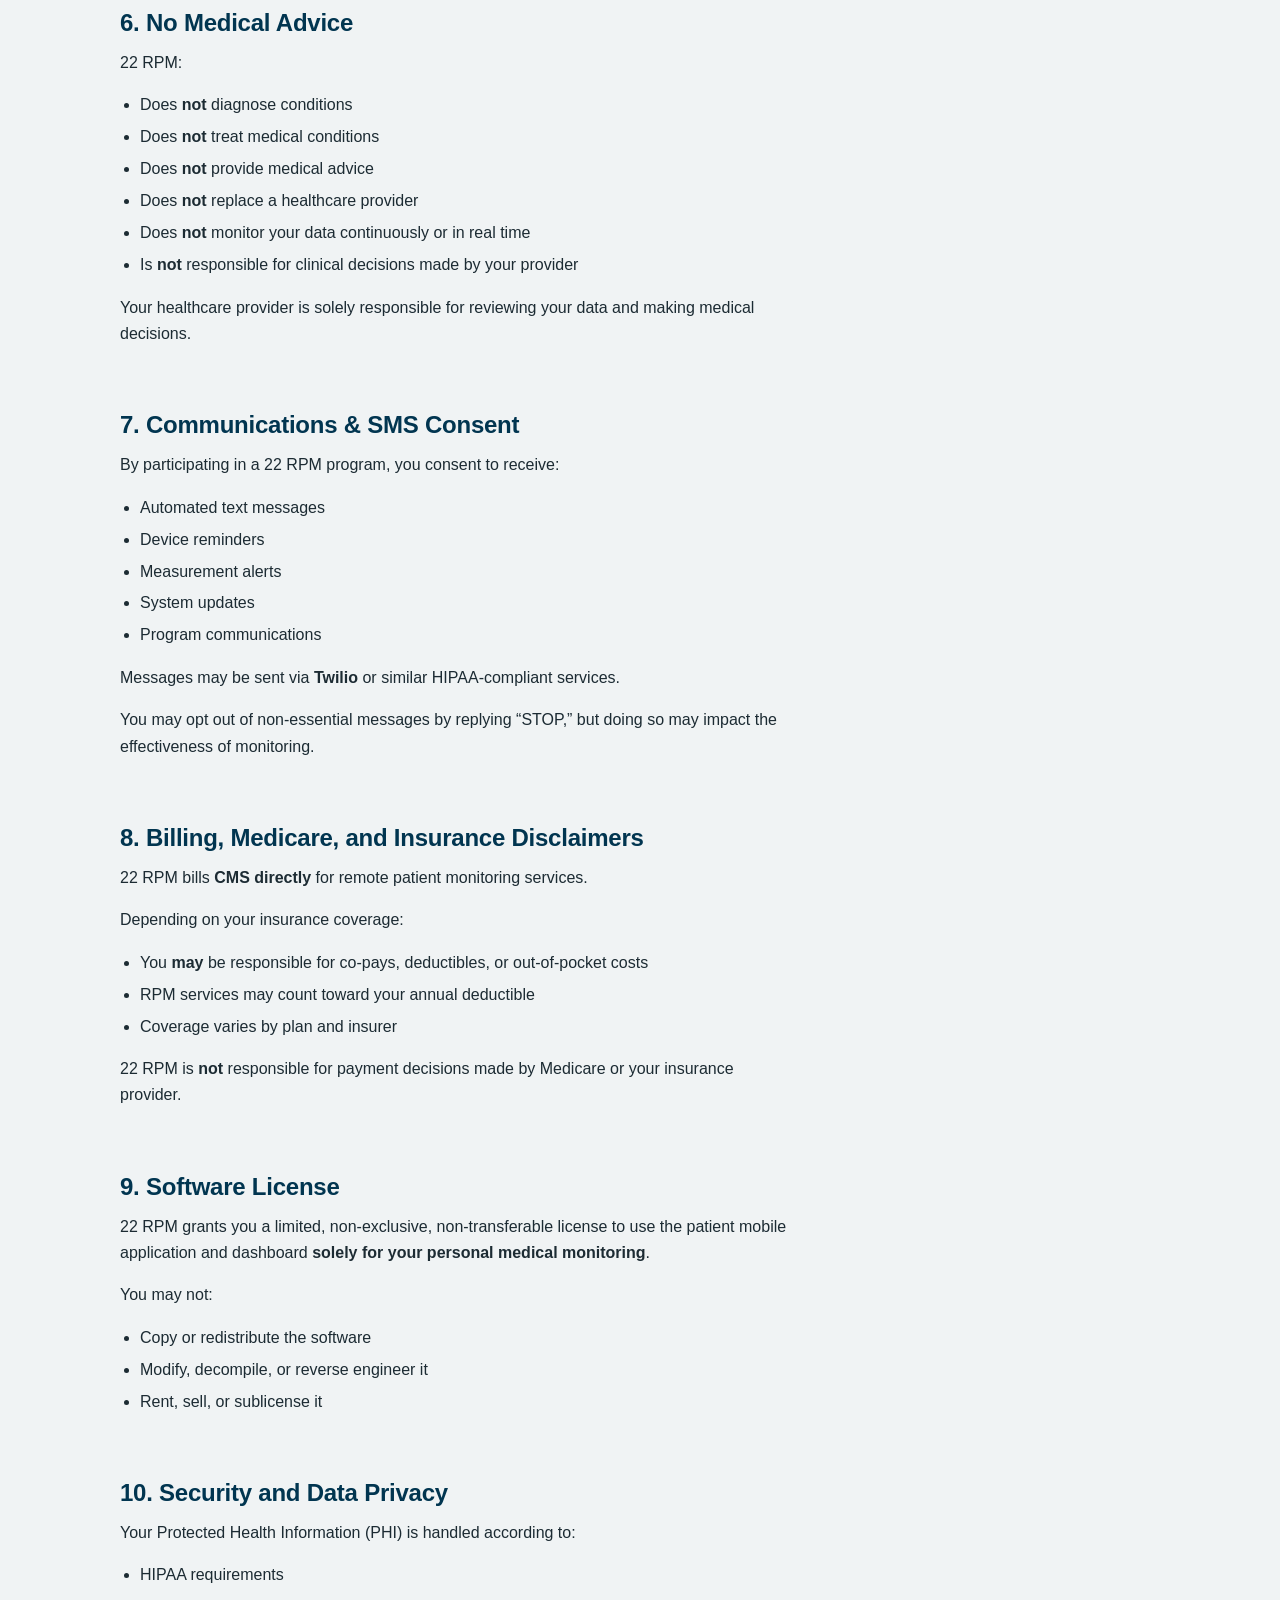
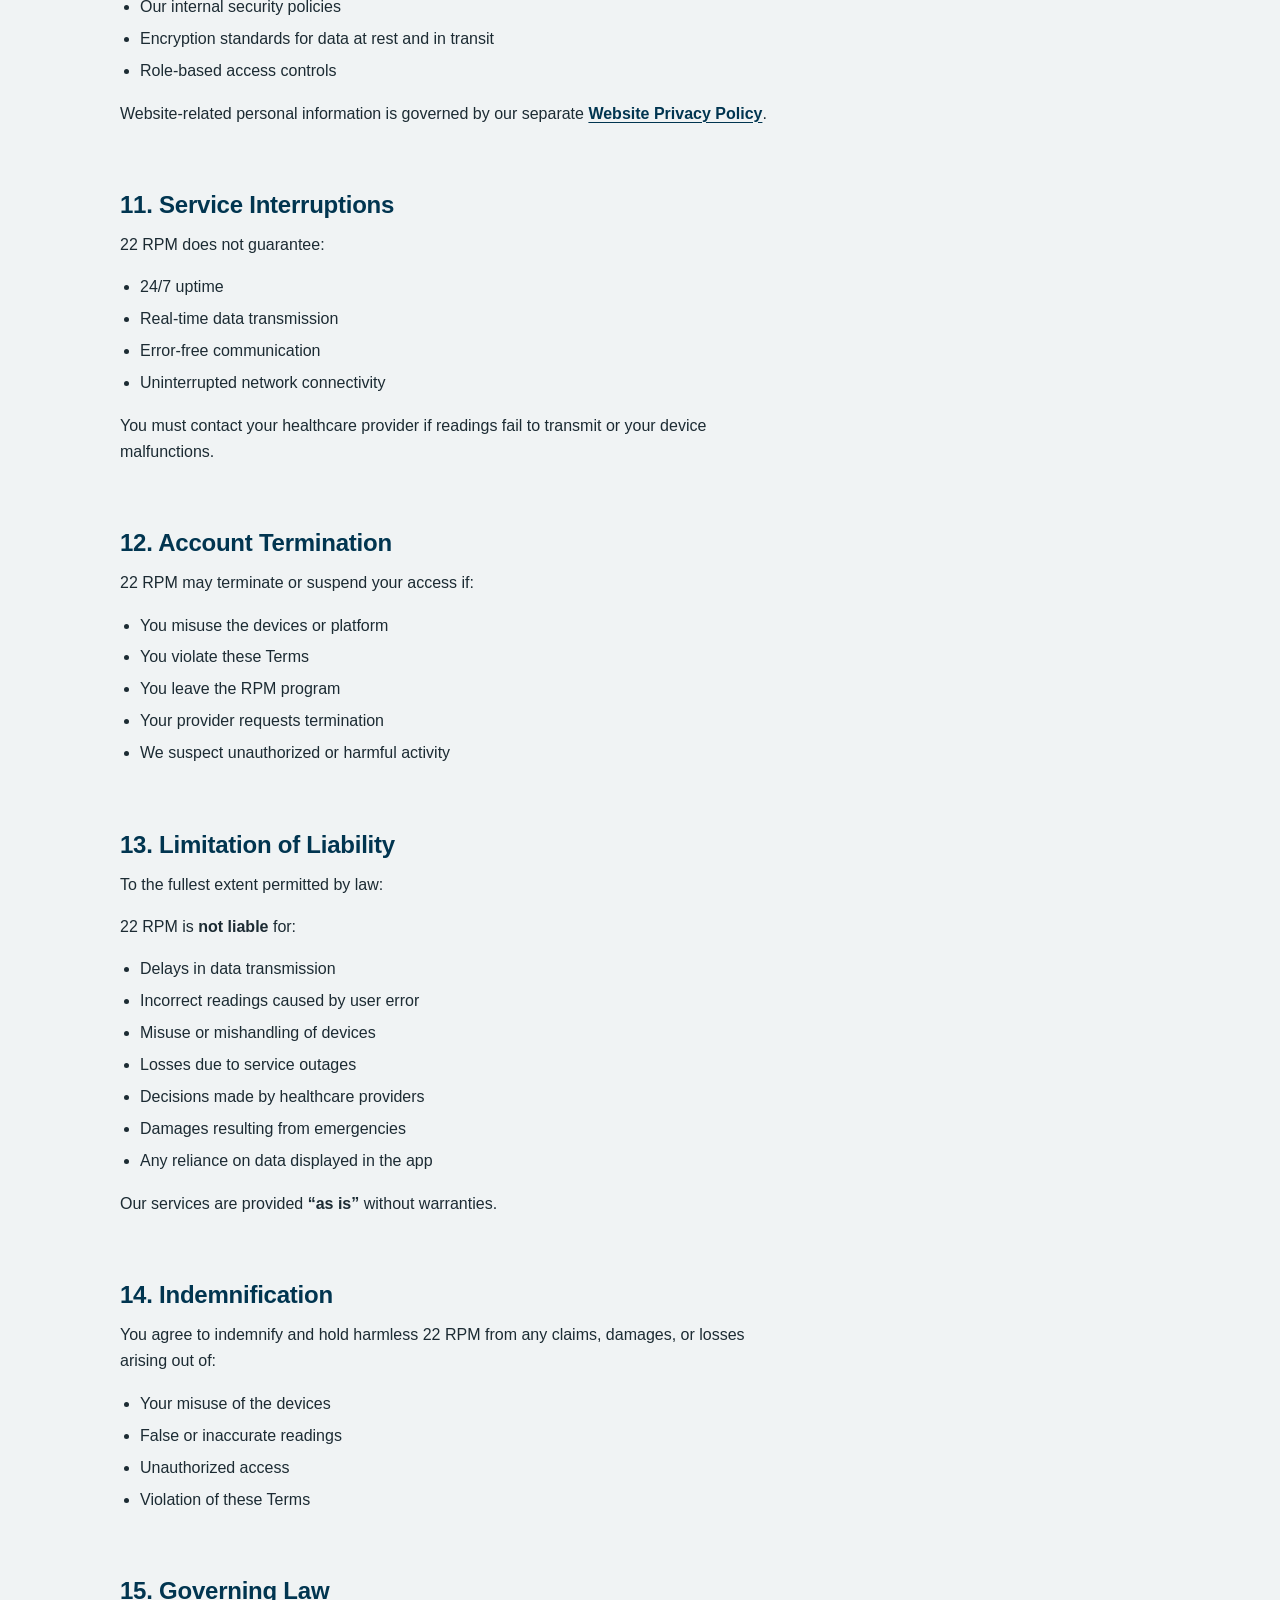
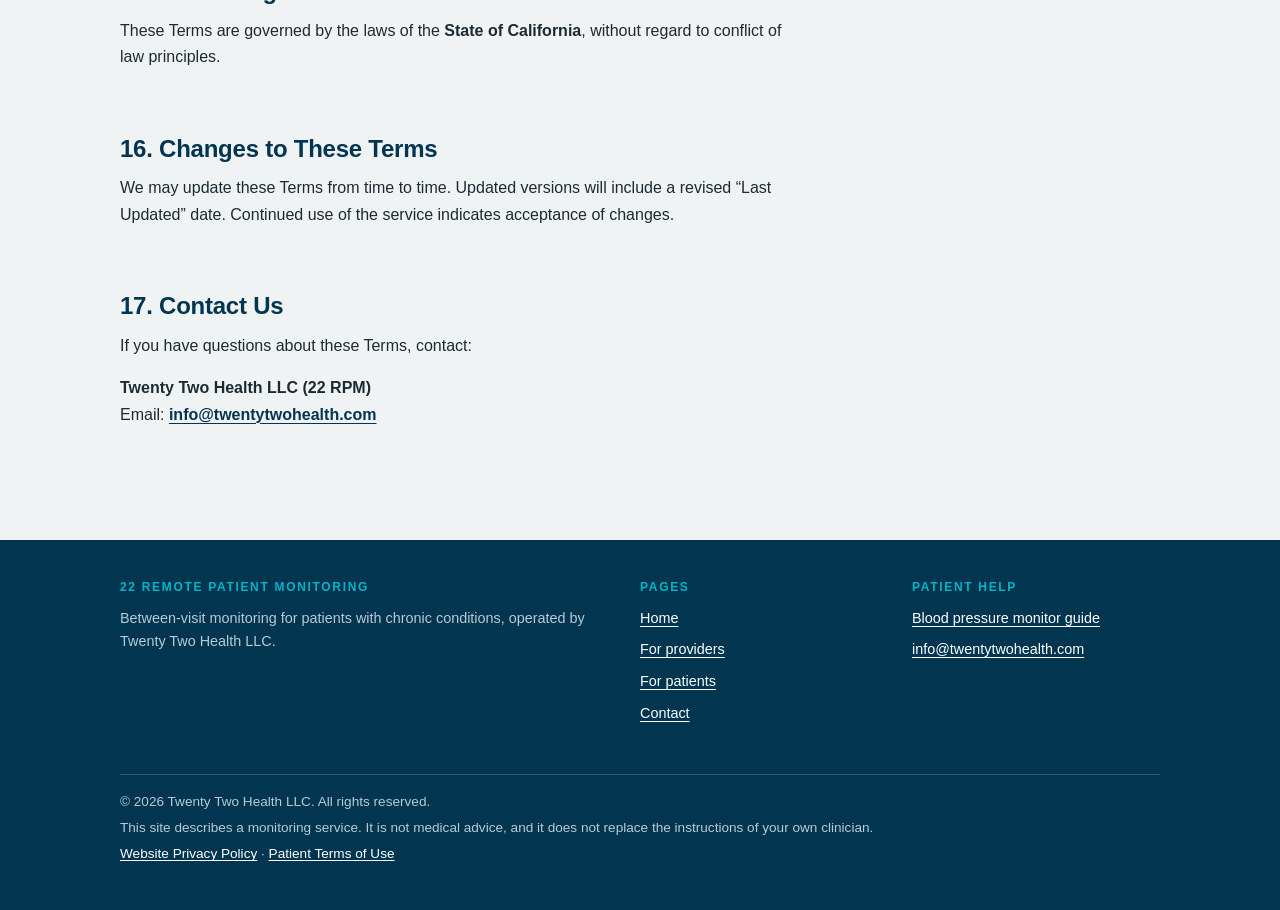
<file: patient-terms/index.html>
<!doctype html>
<html lang="en">
  <head>
    <meta charset="utf-8" />
    <meta name="viewport" content="width=device-width, initial-scale=1" />
    <title>Patient Terms of Use — 22 Remote Patient Monitoring</title>
    <meta
      name="description"
      content="The Patient Terms of Use governing use of the 22 RPM remote patient monitoring service, applications and loaned devices."
    />
    <link rel="canonical" href="https://twentytwohealth.com/patient-terms/" />

    <meta property="og:type" content="website" />
    <meta property="og:site_name" content="22 Remote Patient Monitoring" />
    <meta property="og:title" content="Patient Terms of Use — 22 Remote Patient Monitoring" />
    <meta
      property="og:description"
      content="The Patient Terms of Use governing use of the 22 RPM remote patient monitoring service, applications and loaned devices."
    />
    <meta property="og:url" content="https://twentytwohealth.com/patient-terms/" />
    <meta property="og:image" content="https://twentytwohealth.com/assets/og-image.png" />
    <meta property="og:image:width" content="1200" />
    <meta property="og:image:height" content="630" />
    <meta
      property="og:image:alt"
      content="22 Remote Patient Monitoring Services logo: a heart formed by an open hand and a human figure."
    />
    <meta name="twitter:card" content="summary_large_image" />

    <link rel="icon" href="/assets/favicon.ico" sizes="any" />
    <link rel="icon" type="image/png" href="/assets/favicon-32.png" sizes="32x32" />
    <link rel="apple-touch-icon" href="/assets/favicon-180.png" />
    <link rel="stylesheet" href="/assets/brand.css" />
    <link rel="stylesheet" href="/assets/site.css?v=27" />
  </head>
  <body>
    <a class="skip-link" href="#main">Skip to main content</a>

    <header class="site-header">
      <div class="container site-header__inner">
        <a class="site-logo" href="/">
          <img
            src="/assets/logo-lockup.png"
            width="563"
            height="151"
            alt="22 Remote Patient Monitoring Services"
          />
        </a>
        <button class="nav-toggle" type="button" aria-expanded="false"
                aria-controls="site-nav">
          <span class="nav-toggle__bars" aria-hidden="true"></span>
          <span>Menu</span>
        </button>
        <nav class="site-nav" id="site-nav" aria-label="Primary">
          <ul>
            <li><a href="/">Home</a></li>
            <li><a href="/for-providers.html">For providers</a></li>
            <li><a href="/for-patients.html">For patients</a></li>
            <li><a href="/bp-guide/">BP guide</a></li>
            <li><a href="/contact.html">Contact</a></li>
          </ul>
        </nav>
      </div>
    </header>

    <main id="main">
      <section class="hero">
        <div class="container">
          <p class="hero__eyebrow">Legal</p>
          <h1>Patient Terms of Use</h1>
          <p class="lede">
            Twenty Two Health LLC (22 RPM). Last updated November 2025.
          </p>
        </div>
      </section>

      <section class="section">
        <div class="container legal">
          <h2>1. Introduction</h2>
          <p>These <strong>Patient Terms of Use</strong>&nbsp;(&ldquo;Terms,&rdquo; &ldquo;Agreement&rdquo;) govern your use of the remote patient monitoring services offered by <strong>Twenty Two Health LLC</strong>, doing business as <strong>22 RPM</strong>&nbsp;(&ldquo;22 RPM,&rdquo; &ldquo;we,&rdquo; &ldquo;our,&rdquo; or &ldquo;us&rdquo;), including:</p>
          <ul>
            <li>The 22 RPM mobile applications (iOS and Android)</li>
            <li>The 22 RPM clinician web dashboard</li>
            <li>The FDA-cleared medical devices provided to you</li>
            <li>Our communication tools, including SMS and email</li>
            <li>Any data transmission, storage, alerts, or monitoring services</li>
          </ul>
          <p>By using our services, you agree to these Terms. If you do not agree, you must not use the 22 RPM system, devices, or applications.</p>
          <p>These Terms are separate from our <strong>Privacy Policies</strong>, including our HIPAA Privacy Policy.</p>
          <h2>2. Not for Emergencies (Critical Disclaimer)</h2>
          <p><strong>22 RPM IS NOT AN EMERGENCY SERVICE.</strong></p>
          <ul>
            <li>Do <strong>NOT</strong>&nbsp;rely on 22 RPM for urgent or emergent medical needs.</li>
            <li>If you experience chest pain, difficulty breathing, fainting, severe symptoms, or any emergency:<br><strong>CALL 911 IMMEDIATELY.</strong></li>
          </ul>
          <p>22 RPM does not monitor your readings in real time, does not provide medical diagnosis, and does not replace clinical judgment.</p>
          <h2>3. Use of Devices and Equipment</h2>
          <h3>A. Ownership</h3>
          <p>All devices provided to you&mdash;including blood pressure monitors, pulse oximeters, ECG devices, and weight scales&mdash;are <strong>owned exclusively by 22 RPM</strong>.</p>
          <p>You are receiving them <strong>on loan</strong>&nbsp;for use during your remote patient monitoring program.</p>
          <h3>B. Device Return</h3>
          <p>Upon discharge from the RPM program or at your provider&rsquo;s request, you agree to:</p>
          <ul>
            <li>Return all devices in good condition</li>
            <li>Follow return instructions provided by 22 RPM or your clinic</li>
          </ul>
          <p>Failure to return devices may result in applicable replacement fees.</p>
          <h3>C. Proper Use</h3>
          <p>You agree to:</p>
          <ul>
            <li>Use devices only as instructed</li>
            <li>Avoid modifying, tampering with, or disassembling them</li>
            <li>Keep devices clean, dry, and safe</li>
            <li>Not use devices for any purpose other than monitoring directed by your provider</li>
          </ul>
          <h2>4. Your Responsibilities as a Patient</h2>
          <p>You agree to:</p>
          <ul>
            <li>Use the devices as directed by your healthcare provider</li>
            <li>Take readings as scheduled</li>
            <li>Ensure your device stays charged and operational</li>
            <li>Report any device malfunction to your provider or 22 RPM</li>
            <li>Provide accurate and truthful information</li>
            <li>Keep your login credentials confidential</li>
            <li>Update your contact information as needed</li>
            <li>Notify us immediately if your device is lost or stolen</li>
          </ul>
          <p>You are responsible for securing your own mobile phone, Wi-Fi, or Bluetooth devices used in connection with 22 RPM.</p>
          <h2>5. Permitted and Prohibited Use</h2>
          <h3>A. You May Use the Service Only To:</h3>
          <ul>
            <li>Transmit RPM readings to your provider</li>
            <li>Communicate with your clinic as directed</li>
            <li>Review your historical readings</li>
            <li>Receive RPM program notifications</li>
          </ul>
          <h3>B. You Are Strictly Prohibited From:</h3>
          <ul>
            <li>Attempting to access another person&rsquo;s data</li>
            <li>Sharing your login credentials</li>
            <li>Uploading false, misleading, or inaccurate readings</li>
            <li>Using automated or manual scripts to interfere with the system</li>
            <li>Attempting to reverse engineer, copy, or modify 22 RPM software</li>
            <li>Damaging, altering, or tampering with RPM devices</li>
            <li>Attempting to bypass security controls</li>
            <li>Using the system for any unlawful purpose</li>
          </ul>
          <p>Violation of prohibited uses may result in immediate termination of access.</p>
          <h2>6. No Medical Advice</h2>
          <p>22 RPM:</p>
          <ul>
            <li>Does <strong>not</strong>&nbsp;diagnose conditions</li>
            <li>Does <strong>not</strong>&nbsp;treat medical conditions</li>
            <li>Does <strong>not</strong>&nbsp;provide medical advice</li>
            <li>Does <strong>not</strong>&nbsp;replace a healthcare provider</li>
            <li>Does <strong>not</strong>&nbsp;monitor your data continuously or in real time</li>
            <li>Is <strong>not</strong>&nbsp;responsible for clinical decisions made by your provider</li>
          </ul>
          <p>Your healthcare provider is solely responsible for reviewing your data and making medical decisions.</p>
          <h2>7. Communications &amp; SMS Consent</h2>
          <p>By participating in a 22 RPM program, you consent to receive:</p>
          <ul>
            <li>Automated text messages</li>
            <li>Device reminders</li>
            <li>Measurement alerts</li>
            <li>System updates</li>
            <li>Program communications</li>
          </ul>
          <p>Messages may be sent via <strong>Twilio</strong>&nbsp;or similar HIPAA-compliant services.</p>
          <p>You may opt out of non-essential messages by replying &ldquo;STOP,&rdquo; but doing so may impact the effectiveness of monitoring.</p>
          <h2>8. Billing, Medicare, and Insurance Disclaimers</h2>
          <p>22 RPM bills <strong>CMS directly</strong>&nbsp;for remote patient monitoring services.</p>
          <p>Depending on your insurance coverage:</p>
          <ul>
            <li>You <strong>may</strong>&nbsp;be responsible for co-pays, deductibles, or out-of-pocket costs</li>
            <li>RPM services may count toward your annual deductible</li>
            <li>Coverage varies by plan and insurer</li>
          </ul>
          <p>22 RPM is <strong>not</strong>&nbsp;responsible for payment decisions made by Medicare or your insurance provider.</p>
          <h2>9. Software License</h2>
          <p>22 RPM grants you a limited, non-exclusive, non-transferable license to use the patient mobile application and dashboard <strong>solely for your personal medical monitoring</strong>.</p>
          <p>You may not:</p>
          <ul>
            <li>Copy or redistribute the software</li>
            <li>Modify, decompile, or reverse engineer it</li>
            <li>Rent, sell, or sublicense it</li>
          </ul>
          <h2>10. Security and Data Privacy</h2>
          <p>Your Protected Health Information (PHI) is handled according to:</p>
          <ul>
            <li>HIPAA requirements</li>
            <li>Our internal security policies</li>
            <li>Encryption standards for data at rest and in transit</li>
            <li>Role-based access controls</li>
          </ul>
          <p>Website-related personal information is governed by our separate <strong><a href="/privacy-policy/">Website Privacy Policy</a></strong>.</p>
          <h2>11. Service Interruptions</h2>
          <p>22 RPM does not guarantee:</p>
          <ul>
            <li>24/7 uptime</li>
            <li>Real-time data transmission</li>
            <li>Error-free communication</li>
            <li>Uninterrupted network connectivity</li>
          </ul>
          <p>You must contact your healthcare provider if readings fail to transmit or your device malfunctions.</p>
          <h2>12. Account Termination</h2>
          <p>22 RPM may terminate or suspend your access if:</p>
          <ul>
            <li>You misuse the devices or platform</li>
            <li>You violate these Terms</li>
            <li>You leave the RPM program</li>
            <li>Your provider requests termination</li>
            <li>We suspect unauthorized or harmful activity</li>
          </ul>
          <h2>13. Limitation of Liability</h2>
          <p>To the fullest extent permitted by law:</p>
          <p>22 RPM is <strong>not liable</strong>&nbsp;for:</p>
          <ul>
            <li>Delays in data transmission</li>
            <li>Incorrect readings caused by user error</li>
            <li>Misuse or mishandling of devices</li>
            <li>Losses due to service outages</li>
            <li>Decisions made by healthcare providers</li>
            <li>Damages resulting from emergencies</li>
            <li>Any reliance on data displayed in the app</li>
          </ul>
          <p>Our services are provided <strong>&ldquo;as is&rdquo;</strong>&nbsp;without warranties.</p>
          <h2>14. Indemnification</h2>
          <p>You agree to indemnify and hold harmless 22 RPM from any claims, damages, or losses arising out of:</p>
          <ul>
            <li>Your misuse of the devices</li>
            <li>False or inaccurate readings</li>
            <li>Unauthorized access</li>
            <li>Violation of these Terms</li>
          </ul>
          <h2>15. Governing Law</h2>
          <p>These Terms are governed by the laws of the <strong>State of California</strong>, without regard to conflict of law principles.</p>
          <h2>16. Changes to These Terms</h2>
          <p>We may update these Terms from time to time. Updated versions will include a revised &ldquo;Last Updated&rdquo; date. Continued use of the service indicates acceptance of changes.</p>
          <h2>17. Contact Us</h2>
          <p>If you have questions about these Terms, contact:</p>
          <p><strong>Twenty Two Health LLC (22 RPM)</strong><br>Email: <strong><a href="mailto:info@twentytwohealth.com">info@twentytwohealth.com</a></strong></p>
        </div>
      </section>
    </main>

    <footer class="site-footer">
      <div class="container">
        <div class="site-footer__grid">
          <div>
            <h2>22 Remote Patient Monitoring</h2>
            <p>
              Between-visit monitoring for patients with chronic conditions, operated
              by Twenty Two Health LLC.
            </p>
          </div>
          <div>
            <h2>Pages</h2>
            <ul>
              <li><a href="/">Home</a></li>
              <li><a href="/for-providers.html">For providers</a></li>
              <li><a href="/for-patients.html">For patients</a></li>
              <li><a href="/contact.html">Contact</a></li>
            </ul>
          </div>
          <div>
            <h2>Patient help</h2>
            <ul>
              <li><a href="/bp-guide/">Blood pressure monitor guide</a></li>
              <li><a href="mailto:info@twentytwohealth.com">info@twentytwohealth.com</a></li>
            </ul>
          </div>
        </div>
        <div class="site-footer__legal">
          <p>&copy; 2026 Twenty Two Health LLC. All rights reserved.</p>
          <p>
            This site describes a monitoring service. It is not medical advice, and it
            does not replace the instructions of your own clinician.
          </p>
          <p>
            <a href="/privacy-policy/">Website Privacy Policy</a> &middot;
            <a href="/patient-terms/">Patient Terms of Use</a>
          </p>
        </div>
      </div>
    </footer>
    <script src="/assets/site.js?v=27" defer></script>
  </body>
</html>
</file>
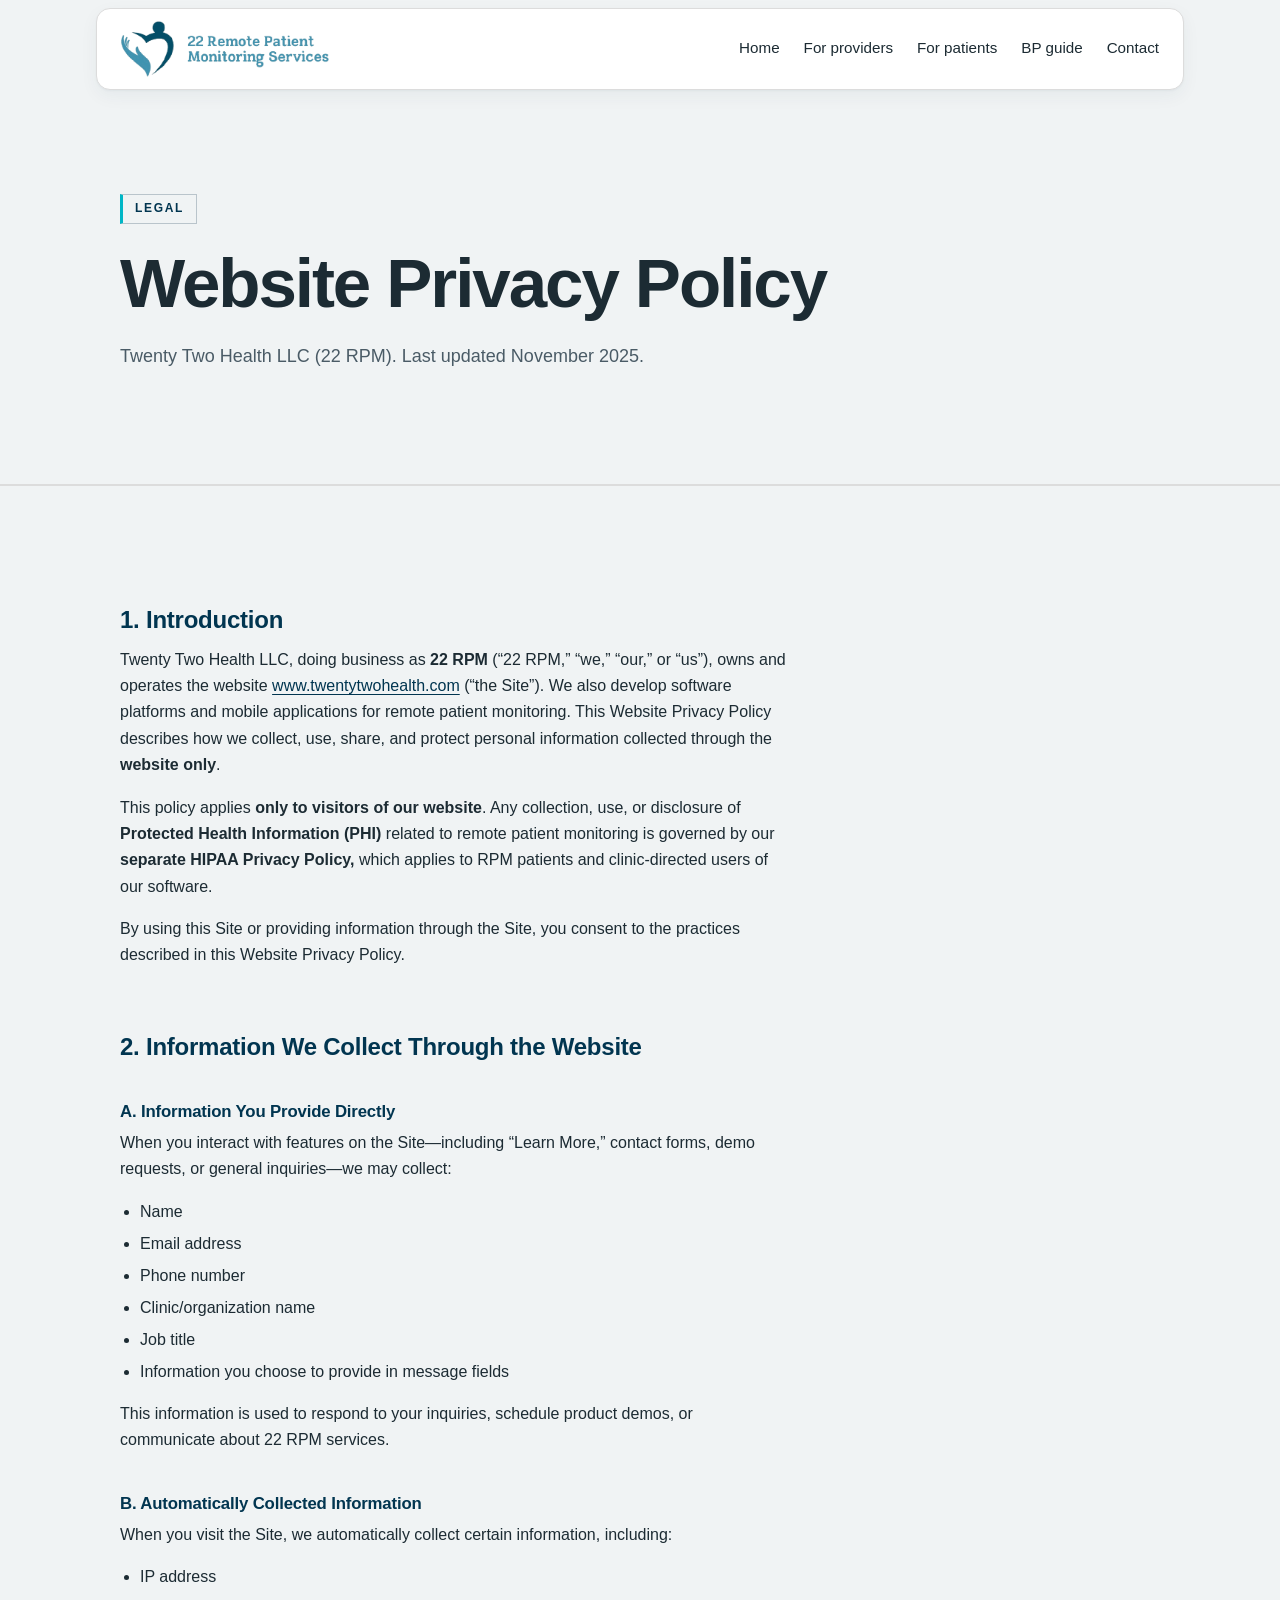
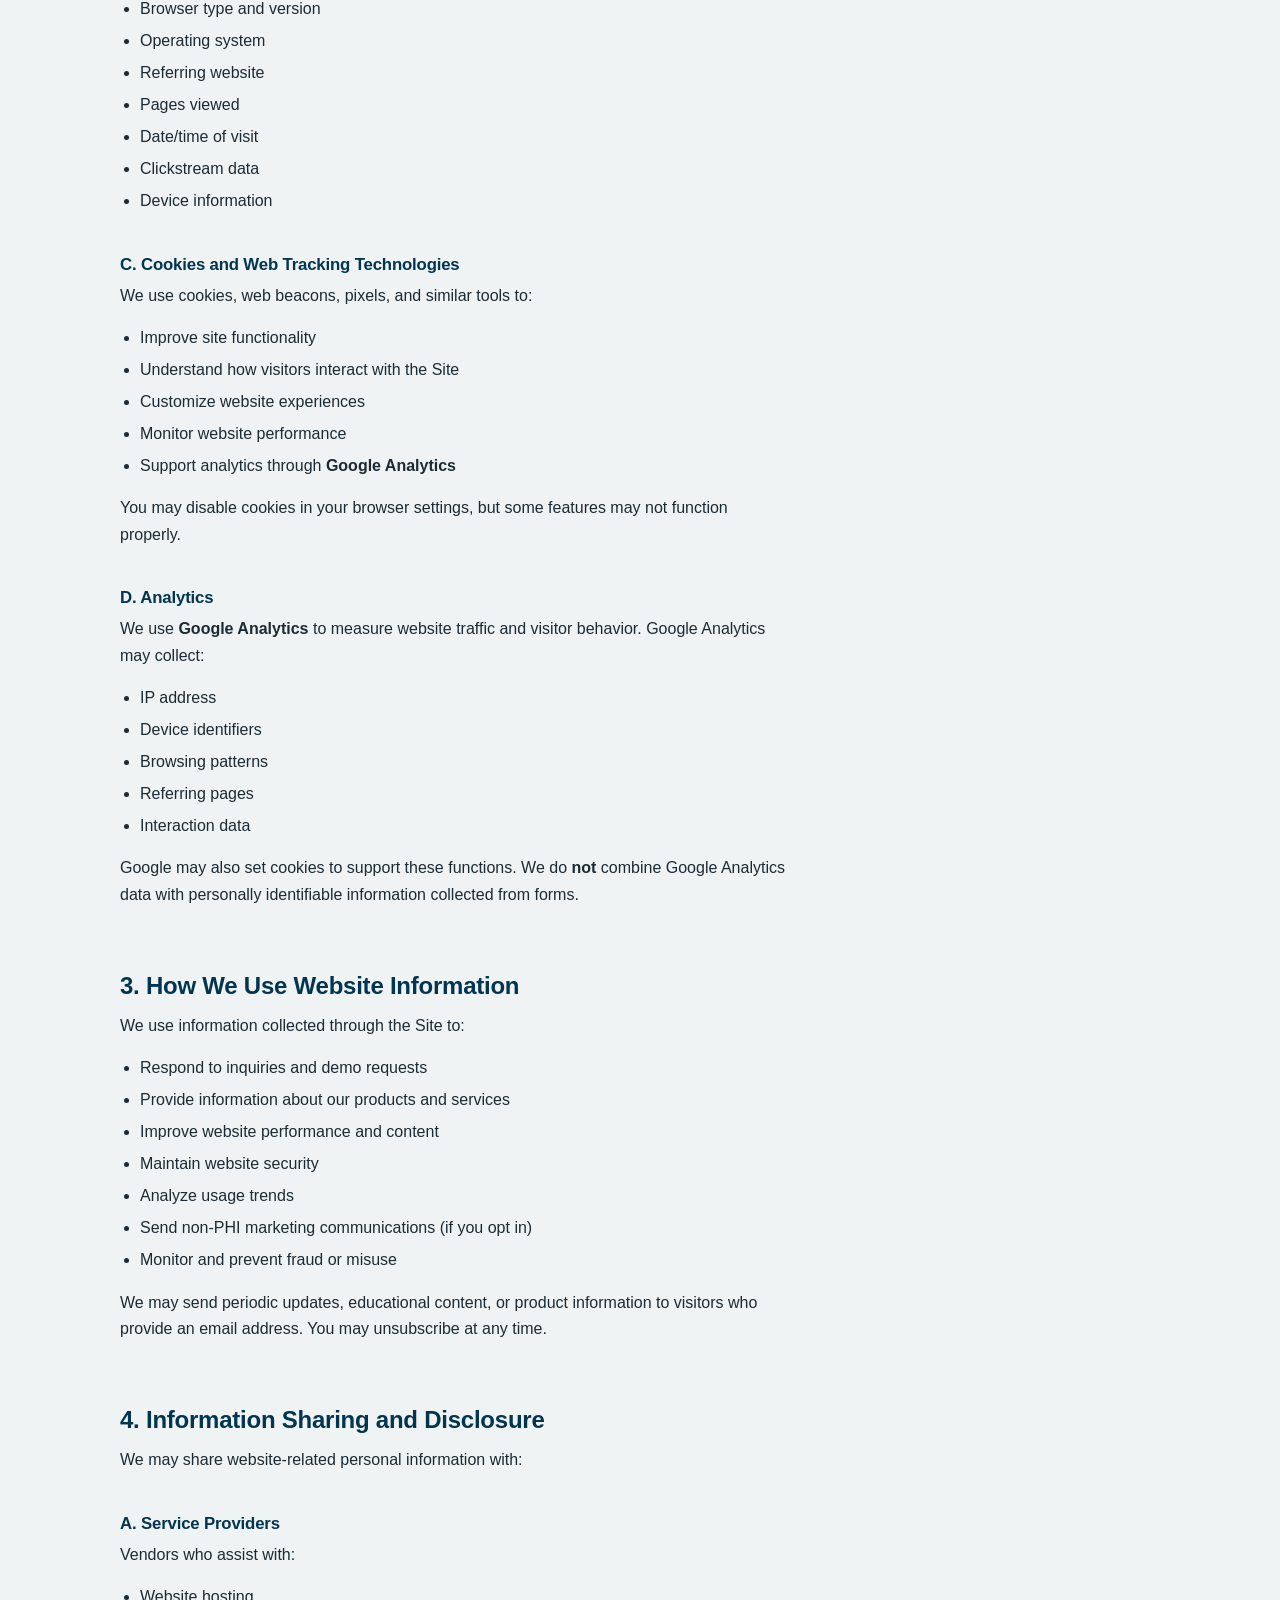
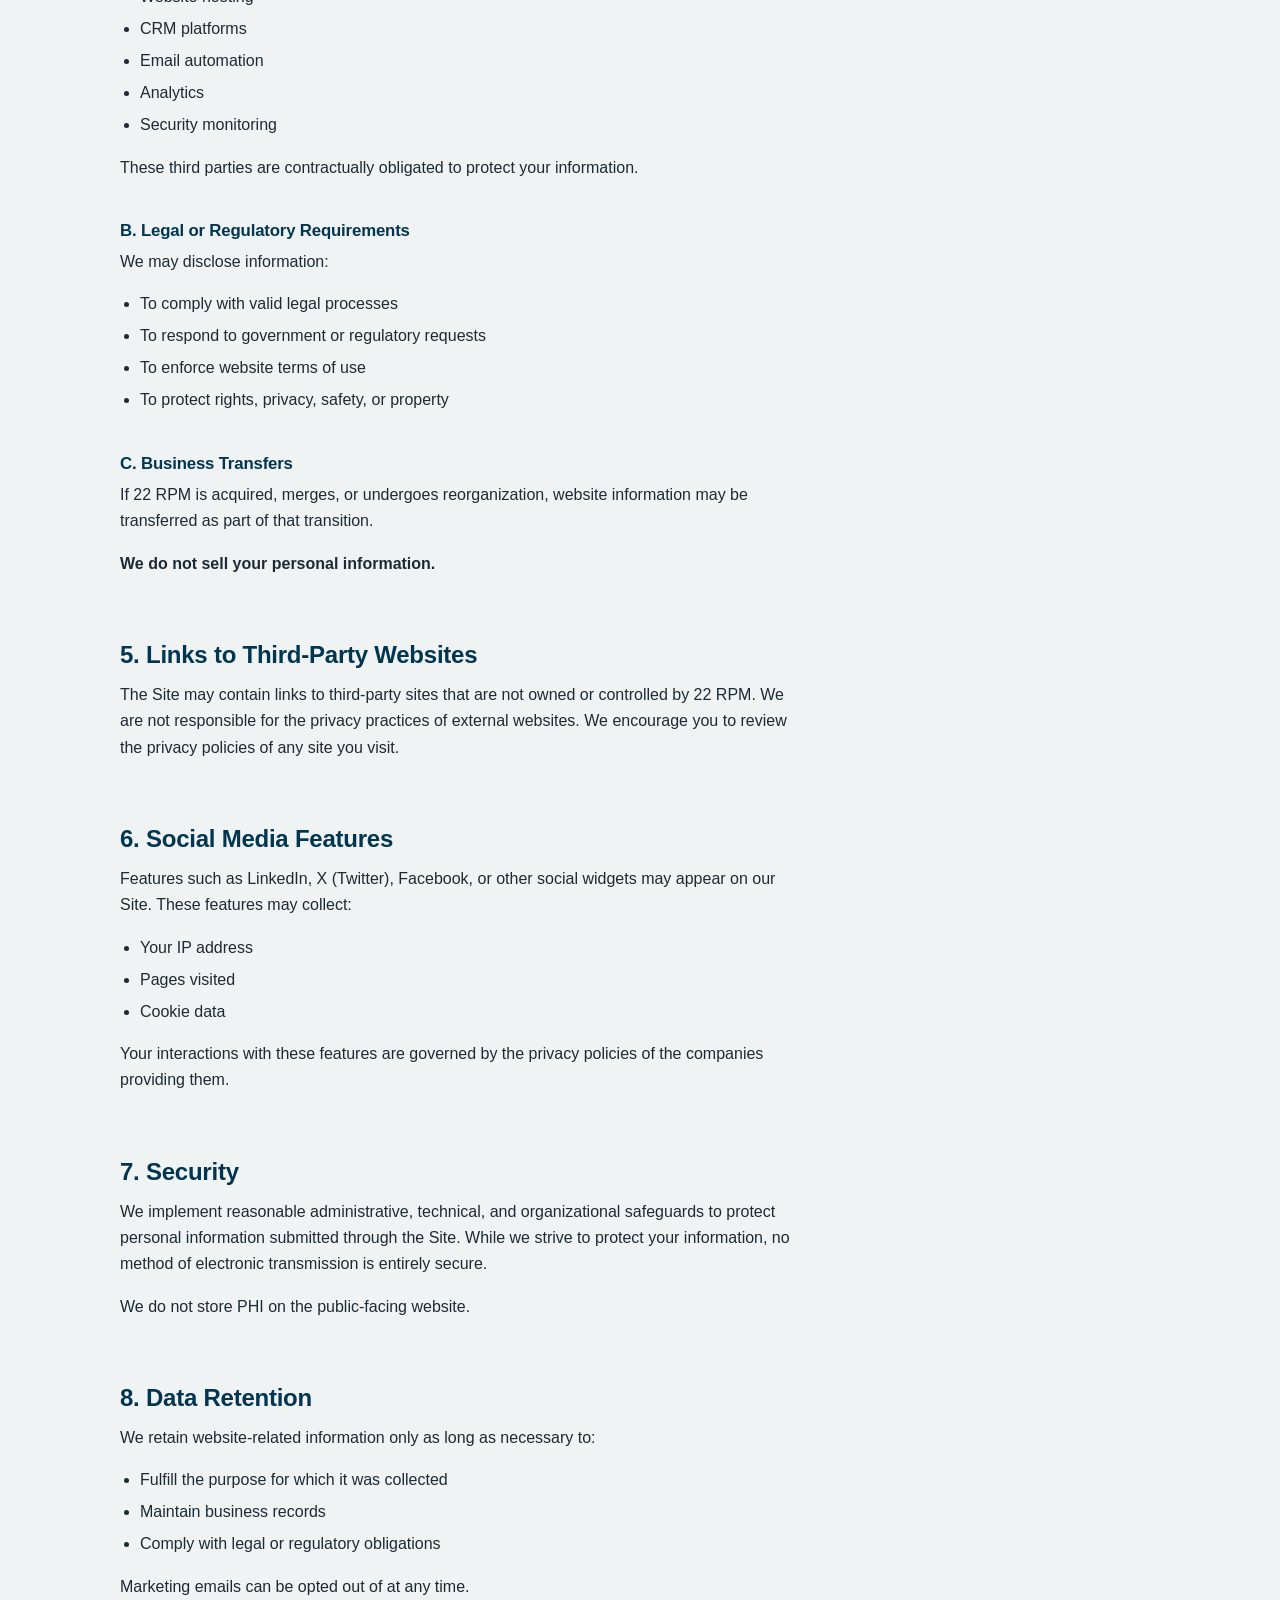
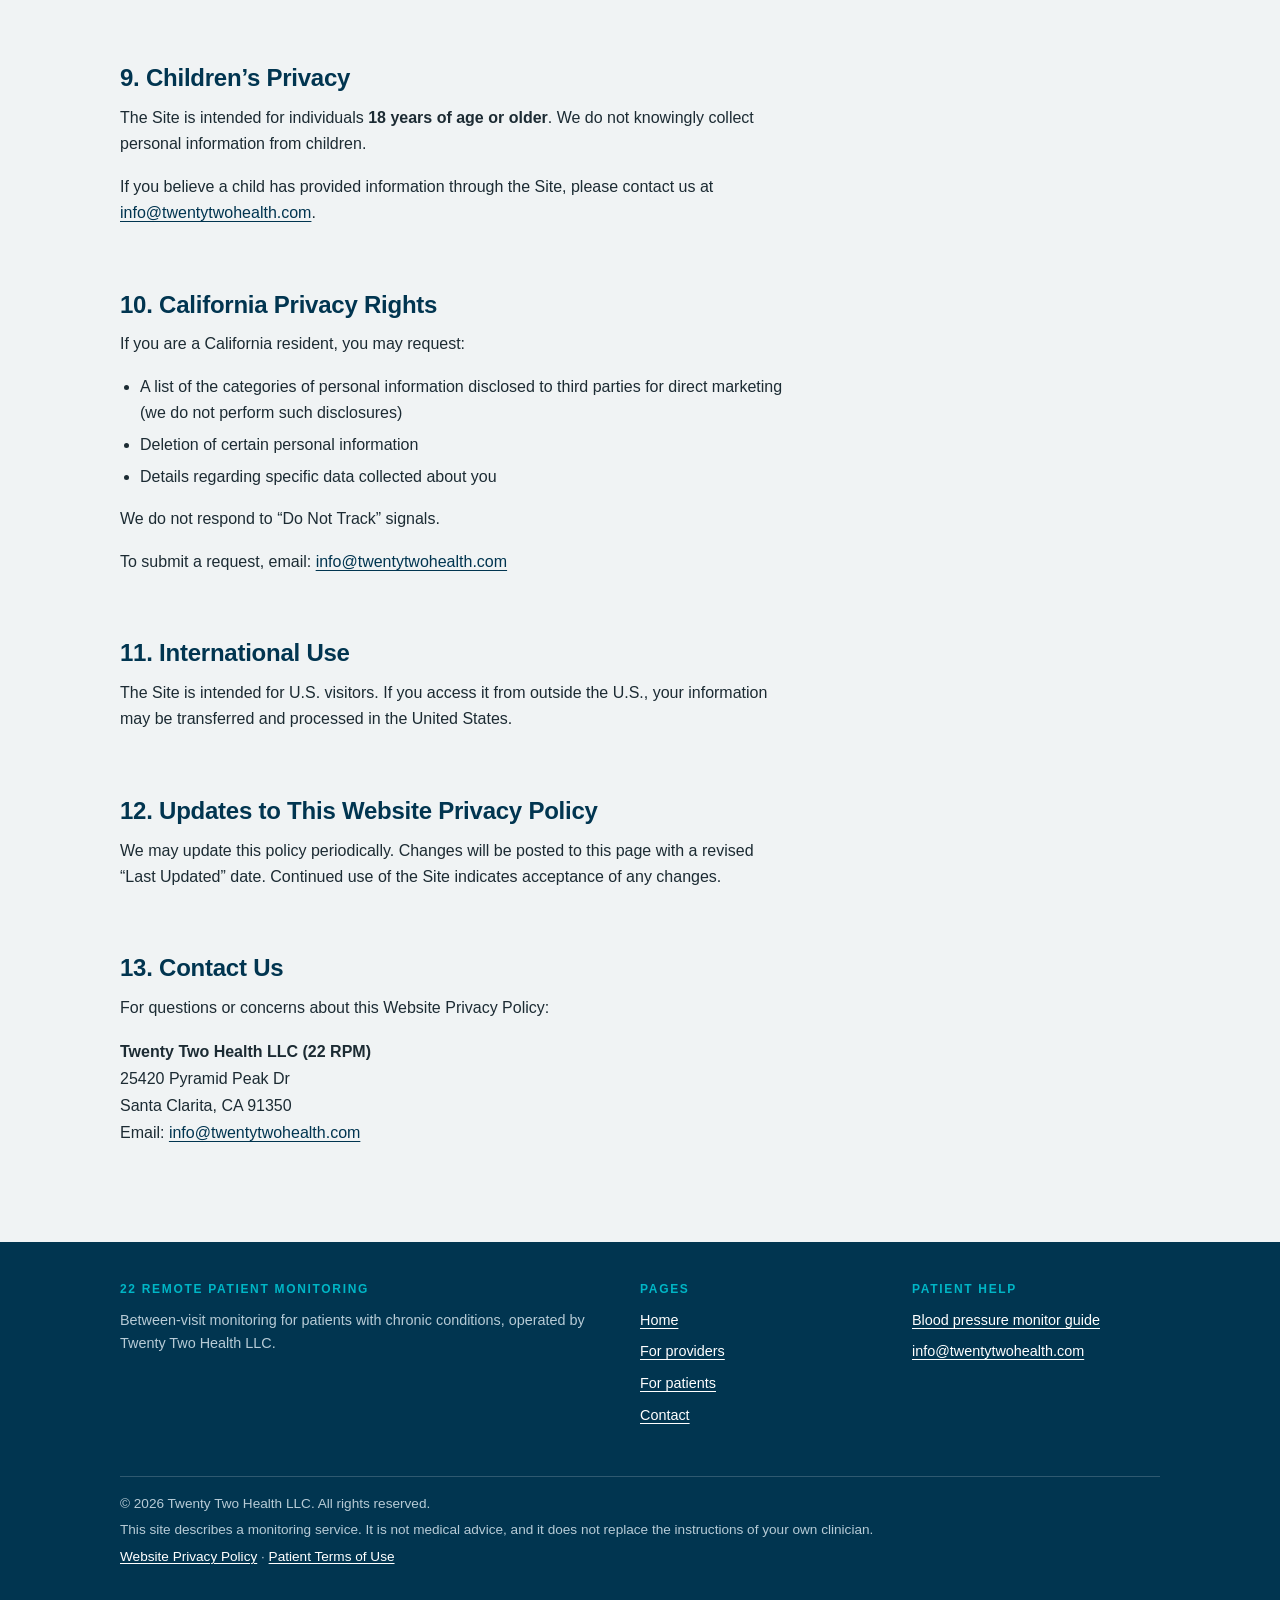
<file: privacy-policy/index.html>
<!doctype html>
<html lang="en">
  <head>
    <meta charset="utf-8" />
    <meta name="viewport" content="width=device-width, initial-scale=1" />
    <title>Website Privacy Policy — 22 Remote Patient Monitoring</title>
    <meta
      name="description"
      content="How Twenty Two Health LLC (22 RPM) collects, uses, shares and protects personal information collected through twentytwohealth.com."
    />
    <link rel="canonical" href="https://twentytwohealth.com/privacy-policy/" />

    <meta property="og:type" content="website" />
    <meta property="og:site_name" content="22 Remote Patient Monitoring" />
    <meta property="og:title" content="Website Privacy Policy — 22 Remote Patient Monitoring" />
    <meta
      property="og:description"
      content="How Twenty Two Health LLC (22 RPM) collects, uses, shares and protects personal information collected through the website."
    />
    <meta property="og:url" content="https://twentytwohealth.com/privacy-policy/" />
    <meta property="og:image" content="https://twentytwohealth.com/assets/og-image.png" />
    <meta property="og:image:width" content="1200" />
    <meta property="og:image:height" content="630" />
    <meta
      property="og:image:alt"
      content="22 Remote Patient Monitoring Services logo: a heart formed by an open hand and a human figure."
    />
    <meta name="twitter:card" content="summary_large_image" />

    <link rel="icon" href="/assets/favicon.ico" sizes="any" />
    <link rel="icon" type="image/png" href="/assets/favicon-32.png" sizes="32x32" />
    <link rel="apple-touch-icon" href="/assets/favicon-180.png" />
    <link rel="stylesheet" href="/assets/brand.css" />
    <link rel="stylesheet" href="/assets/site.css?v=27" />
  </head>
  <body>
    <a class="skip-link" href="#main">Skip to main content</a>

    <header class="site-header">
      <div class="container site-header__inner">
        <a class="site-logo" href="/">
          <img
            src="/assets/logo-lockup.png"
            width="563"
            height="151"
            alt="22 Remote Patient Monitoring Services"
          />
        </a>
        <button class="nav-toggle" type="button" aria-expanded="false"
                aria-controls="site-nav">
          <span class="nav-toggle__bars" aria-hidden="true"></span>
          <span>Menu</span>
        </button>
        <nav class="site-nav" id="site-nav" aria-label="Primary">
          <ul>
            <li><a href="/">Home</a></li>
            <li><a href="/for-providers.html">For providers</a></li>
            <li><a href="/for-patients.html">For patients</a></li>
            <li><a href="/bp-guide/">BP guide</a></li>
            <li><a href="/contact.html">Contact</a></li>
          </ul>
        </nav>
      </div>
    </header>

    <main id="main">
      <section class="hero">
        <div class="container">
          <p class="hero__eyebrow">Legal</p>
          <h1>Website Privacy Policy</h1>
          <p class="lede">
            Twenty Two Health LLC (22 RPM). Last updated November 2025.
          </p>
        </div>
      </section>

      <section class="section">
        <div class="container legal">
          <h2>1. Introduction</h2>
          <p>
            Twenty Two Health LLC, doing business as <strong>22 RPM</strong> (&ldquo;22
            RPM,&rdquo; &ldquo;we,&rdquo; &ldquo;our,&rdquo; or &ldquo;us&rdquo;), owns
            and operates the website
            <a href="https://www.twentytwohealth.com/">www.twentytwohealth.com</a>
            (&ldquo;the Site&rdquo;). We also develop software platforms and mobile
            applications for remote patient monitoring. This Website Privacy Policy
            describes how we collect, use, share, and protect personal information
            collected through the <strong>website only</strong>.
          </p>
          <p>
            This policy applies <strong>only to visitors of our website</strong>.
            Any collection, use, or disclosure of <strong>Protected Health Information
            (PHI)</strong> related to remote patient monitoring is governed by our
            <strong>separate HIPAA Privacy Policy,</strong> which applies to RPM
            patients and clinic-directed users of our software.
          </p>
          <p>
            By using this Site or providing information through the Site, you consent to
            the practices described in this Website Privacy Policy.
          </p>

          <h2>2. Information We Collect Through the Website</h2>

          <h3>A. Information You Provide Directly</h3>
          <p>
            When you interact with features on the Site&mdash;including &ldquo;Learn
            More,&rdquo; contact forms, demo requests, or general inquiries&mdash;we may
            collect:
          </p>
          <ul>
            <li>Name</li>
            <li>Email address</li>
            <li>Phone number</li>
            <li>Clinic/organization name</li>
            <li>Job title</li>
            <li>Information you choose to provide in message fields</li>
          </ul>
          <p>
            This information is used to respond to your inquiries, schedule product
            demos, or communicate about 22 RPM services.
          </p>

          <h3>B. Automatically Collected Information</h3>
          <p>
            When you visit the Site, we automatically collect certain information,
            including:
          </p>
          <ul>
            <li>IP address</li>
            <li>Browser type and version</li>
            <li>Operating system</li>
            <li>Referring website</li>
            <li>Pages viewed</li>
            <li>Date/time of visit</li>
            <li>Clickstream data</li>
            <li>Device information</li>
          </ul>

          <h3>C. Cookies and Web Tracking Technologies</h3>
          <p>We use cookies, web beacons, pixels, and similar tools to:</p>
          <ul>
            <li>Improve site functionality</li>
            <li>Understand how visitors interact with the Site</li>
            <li>Customize website experiences</li>
            <li>Monitor website performance</li>
            <li>Support analytics through <strong>Google Analytics</strong></li>
          </ul>
          <p>
            You may disable cookies in your browser settings, but some features may not
            function properly.
          </p>

          <h3>D. Analytics</h3>
          <p>
            We use <strong>Google Analytics</strong> to measure website traffic and
            visitor behavior. Google Analytics may collect:
          </p>
          <ul>
            <li>IP address</li>
            <li>Device identifiers</li>
            <li>Browsing patterns</li>
            <li>Referring pages</li>
            <li>Interaction data</li>
          </ul>
          <p>
            Google may also set cookies to support these functions.
            We do <strong>not</strong> combine Google Analytics data with personally
            identifiable information collected from forms.
          </p>

          <h2>3. How We Use Website Information</h2>
          <p>We use information collected through the Site to:</p>
          <ul>
            <li>Respond to inquiries and demo requests</li>
            <li>Provide information about our products and services</li>
            <li>Improve website performance and content</li>
            <li>Maintain website security</li>
            <li>Analyze usage trends</li>
            <li>Send non-PHI marketing communications (if you opt in)</li>
            <li>Monitor and prevent fraud or misuse</li>
          </ul>
          <p>
            We may send periodic updates, educational content, or product information to
            visitors who provide an email address. You may unsubscribe at any time.
          </p>

          <h2>4. Information Sharing and Disclosure</h2>
          <p>We may share website-related personal information with:</p>

          <h3>A. Service Providers</h3>
          <p>Vendors who assist with:</p>
          <ul>
            <li>Website hosting</li>
            <li>CRM platforms</li>
            <li>Email automation</li>
            <li>Analytics</li>
            <li>Security monitoring</li>
          </ul>
          <p>
            These third parties are contractually obligated to protect your information.
          </p>

          <h3>B. Legal or Regulatory Requirements</h3>
          <p>We may disclose information:</p>
          <ul>
            <li>To comply with valid legal processes</li>
            <li>To respond to government or regulatory requests</li>
            <li>To enforce website terms of use</li>
            <li>To protect rights, privacy, safety, or property</li>
          </ul>

          <h3>C. Business Transfers</h3>
          <p>
            If 22 RPM is acquired, merges, or undergoes reorganization, website
            information may be transferred as part of that transition.
          </p>
          <p><strong>We do not sell your personal information.</strong></p>

          <h2>5. Links to Third-Party Websites</h2>
          <p>
            The Site may contain links to third-party sites that are not owned or
            controlled by 22 RPM. We are not responsible for the privacy practices of
            external websites. We encourage you to review the privacy policies of any
            site you visit.
          </p>

          <h2>6. Social Media Features</h2>
          <p>
            Features such as LinkedIn, X (Twitter), Facebook, or other social widgets may
            appear on our Site. These features may collect:
          </p>
          <ul>
            <li>Your IP address</li>
            <li>Pages visited</li>
            <li>Cookie data</li>
          </ul>
          <p>
            Your interactions with these features are governed by the privacy policies of
            the companies providing them.
          </p>

          <h2>7. Security</h2>
          <p>
            We implement reasonable administrative, technical, and organizational
            safeguards to protect personal information submitted through the Site. While
            we strive to protect your information, no method of electronic transmission
            is entirely secure.
          </p>
          <p>We do not store PHI on the public-facing website.</p>

          <h2>8. Data Retention</h2>
          <p>We retain website-related information only as long as necessary to:</p>
          <ul>
            <li>Fulfill the purpose for which it was collected</li>
            <li>Maintain business records</li>
            <li>Comply with legal or regulatory obligations</li>
          </ul>
          <p>Marketing emails can be opted out of at any time.</p>

          <h2>9. Children&rsquo;s Privacy</h2>
          <p>
            The Site is intended for individuals <strong>18 years of age or
            older</strong>.
            We do not knowingly collect personal information from children.
          </p>
          <p>
            If you believe a child has provided information through the Site, please
            contact us at
            <a href="mailto:info@twentytwohealth.com">info@twentytwohealth.com</a>.
          </p>

          <h2>10. California Privacy Rights</h2>
          <p>If you are a California resident, you may request:</p>
          <ul>
            <li>
              A list of the categories of personal information disclosed to third parties
              for direct marketing (we do not perform such disclosures)
            </li>
            <li>Deletion of certain personal information</li>
            <li>Details regarding specific data collected about you</li>
          </ul>
          <p>We do not respond to &ldquo;Do Not Track&rdquo; signals.</p>
          <p>
            To submit a request, email:
            <a href="mailto:info@twentytwohealth.com">info@twentytwohealth.com</a>
          </p>

          <h2>11. International Use</h2>
          <p>
            The Site is intended for U.S. visitors.
            If you access it from outside the U.S., your information may be transferred
            and processed in the United States.
          </p>

          <h2>12. Updates to This Website Privacy Policy</h2>
          <p>
            We may update this policy periodically. Changes will be posted to this page
            with a revised &ldquo;Last Updated&rdquo; date. Continued use of the Site
            indicates acceptance of any changes.
          </p>

          <h2>13. Contact Us</h2>
          <p>For questions or concerns about this Website Privacy Policy:</p>
          <address class="legal__address">
            <strong>Twenty Two Health LLC (22 RPM)</strong><br />
            25420 Pyramid Peak Dr<br />
            Santa Clarita, CA 91350<br />
            Email:
            <a href="mailto:info@twentytwohealth.com">info@twentytwohealth.com</a>
          </address>
        </div>
      </section>
    </main>

    <footer class="site-footer">
      <div class="container">
        <div class="site-footer__grid">
          <div>
            <h2>22 Remote Patient Monitoring</h2>
            <p>
              Between-visit monitoring for patients with chronic conditions, operated
              by Twenty Two Health LLC.
            </p>
          </div>
          <div>
            <h2>Pages</h2>
            <ul>
              <li><a href="/">Home</a></li>
              <li><a href="/for-providers.html">For providers</a></li>
              <li><a href="/for-patients.html">For patients</a></li>
              <li><a href="/contact.html">Contact</a></li>
            </ul>
          </div>
          <div>
            <h2>Patient help</h2>
            <ul>
              <li><a href="/bp-guide/">Blood pressure monitor guide</a></li>
              <li><a href="mailto:info@twentytwohealth.com">info@twentytwohealth.com</a></li>
            </ul>
          </div>
        </div>
        <div class="site-footer__legal">
          <p>&copy; 2026 Twenty Two Health LLC. All rights reserved.</p>
          <p>
            This site describes a monitoring service. It is not medical advice, and it
            does not replace the instructions of your own clinician.
          </p>
          <p>
            <a href="/privacy-policy/">Website Privacy Policy</a> &middot;
            <a href="/patient-terms/">Patient Terms of Use</a>
          </p>
        </div>
      </div>
    </footer>
    <script src="/assets/site.js?v=27" defer></script>
  </body>
</html>
</file>
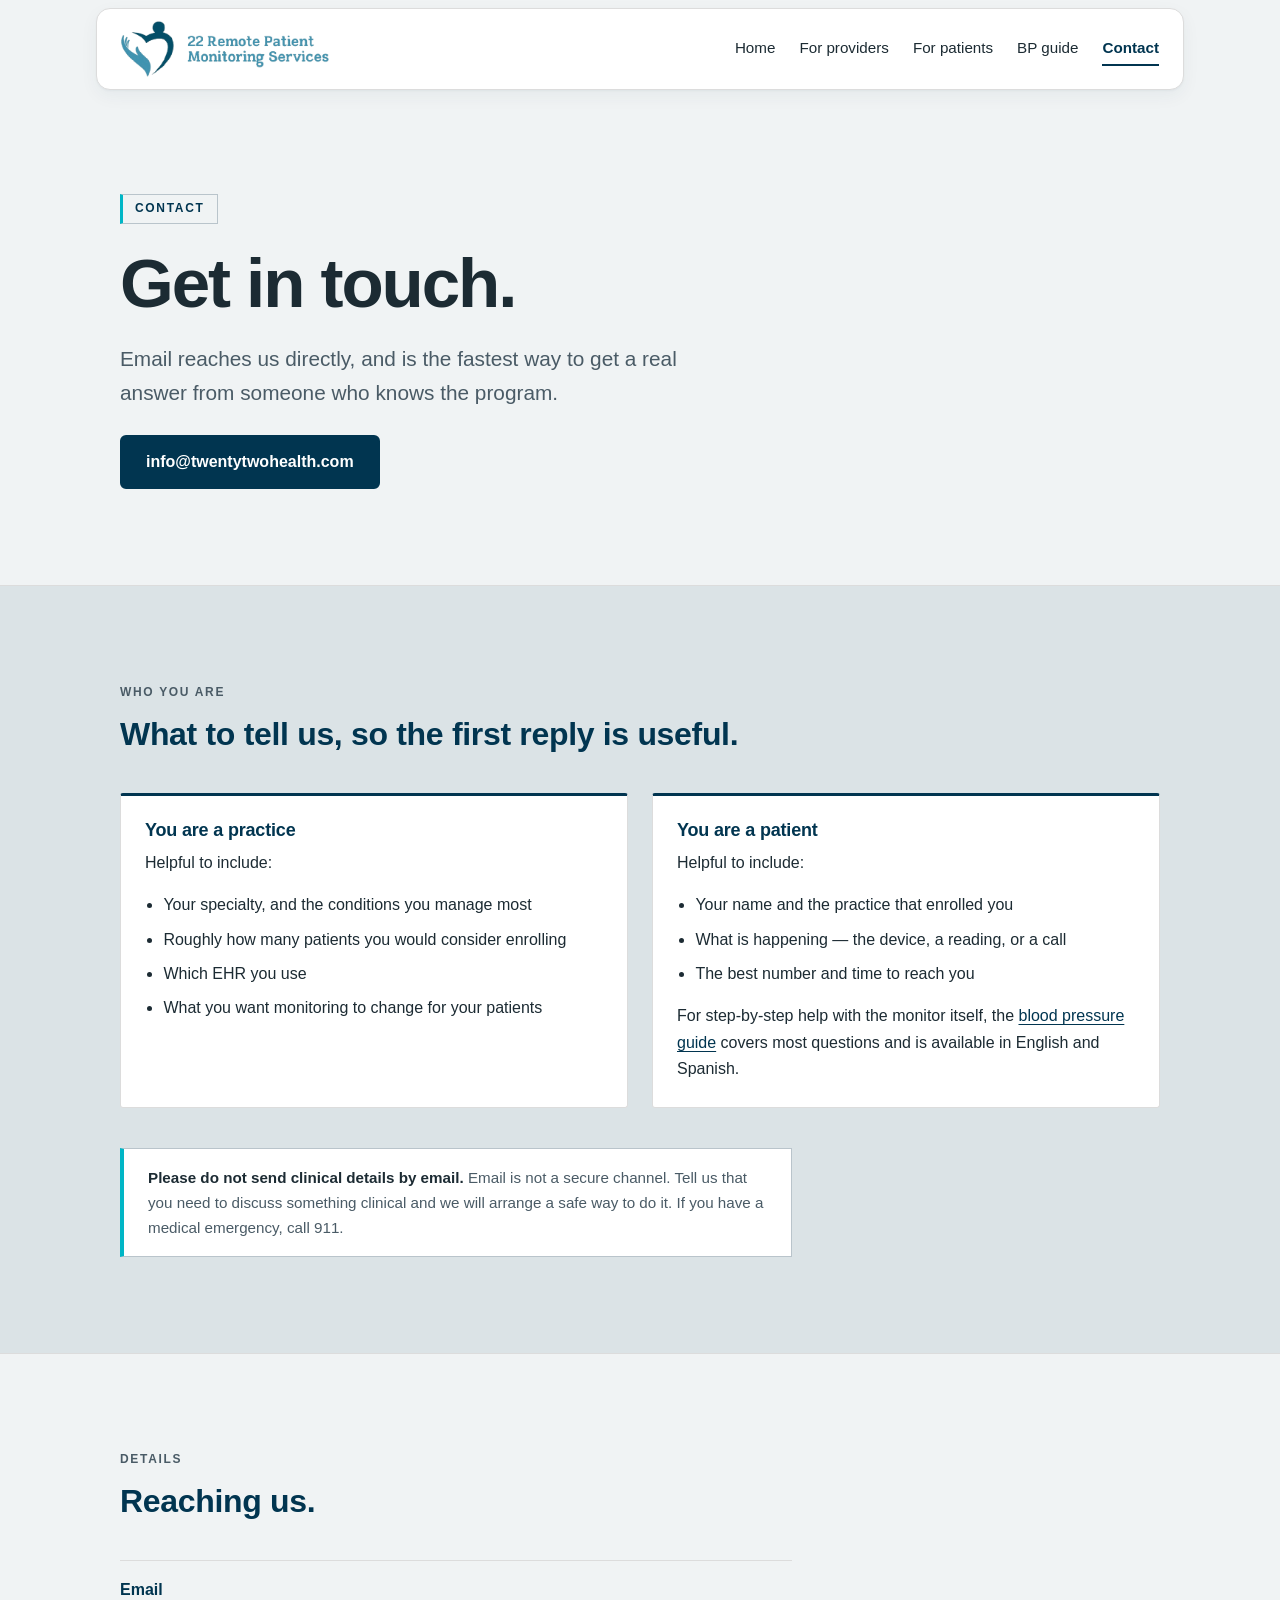
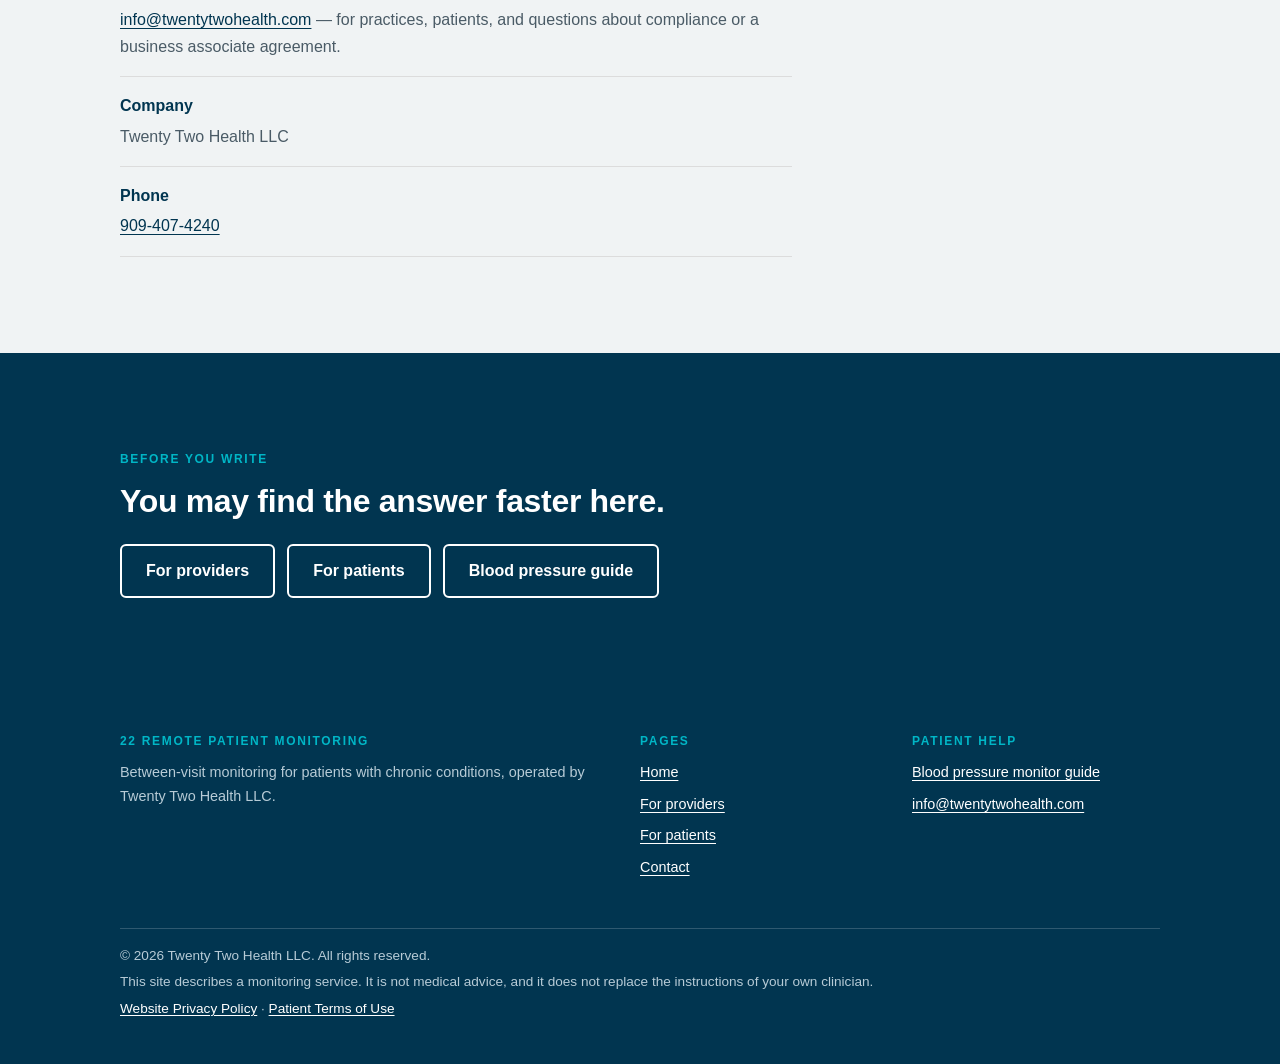
<file: contact.html>
<!doctype html>
<html lang="en">
  <head>
    <meta charset="utf-8" />
    <meta name="viewport" content="width=device-width, initial-scale=1" />
    <title>Contact — 22 Remote Patient Monitoring</title>
    <meta
      name="description"
      content="Contact 22 Remote Patient Monitoring — for practices considering the program and patients who need help with a device."
    />
    <link rel="canonical" href="https://twentytwohealth.com/contact.html" />

    <meta property="og:type" content="website" />
    <meta property="og:site_name" content="22 Remote Patient Monitoring" />
    <meta property="og:title" content="Contact — 22 Remote Patient Monitoring" />
    <meta
      property="og:description"
      content="Reach 22 Remote Patient Monitoring — for practices considering the program, and for patients who need help with a device."
    />
    <meta property="og:url" content="https://twentytwohealth.com/contact.html" />
    <meta property="og:image" content="https://twentytwohealth.com/assets/og-image.png" />
    <meta property="og:image:width" content="1200" />
    <meta property="og:image:height" content="630" />
    <meta
      property="og:image:alt"
      content="22 Remote Patient Monitoring Services logo: a heart formed by an open hand and a human figure."
    />
    <meta name="twitter:card" content="summary_large_image" />

    <link rel="icon" href="/assets/favicon.ico" sizes="any" />
    <link rel="icon" type="image/png" href="/assets/favicon-32.png" sizes="32x32" />
    <link rel="apple-touch-icon" href="/assets/favicon-180.png" />
    <link rel="stylesheet" href="/assets/brand.css" />
    <link rel="stylesheet" href="/assets/site.css?v=27" />
  </head>
  <body>
    <a class="skip-link" href="#main">Skip to main content</a>

    <header class="site-header">
      <div class="container site-header__inner">
        <a class="site-logo" href="/">
          <img
            src="/assets/logo-lockup.png"
            width="563"
            height="151"
            alt="22 Remote Patient Monitoring Services"
          />
        </a>
        <button class="nav-toggle" type="button" aria-expanded="false"
                aria-controls="site-nav">
          <span class="nav-toggle__bars" aria-hidden="true"></span>
          <span>Menu</span>
        </button>
        <nav class="site-nav" id="site-nav" aria-label="Primary">
          <ul>
            <li><a href="/">Home</a></li>
            <li><a href="/for-providers.html">For providers</a></li>
            <li><a href="/for-patients.html">For patients</a></li>
            <li><a href="/bp-guide/">BP guide</a></li>
            <li><a href="/contact.html" aria-current="page">Contact</a></li>
          </ul>
        </nav>
      </div>
    </header>

    <main id="main">
      <section class="hero">
        <div class="container">
          <p class="hero__eyebrow">Contact</p>
          <h1>Get in touch.</h1>
          <p class="hero__lede">
            Email reaches us directly, and is the fastest way to get a real answer
            from someone who knows the program.
          </p>
          <div class="btn-row">
            <a class="btn btn--primary" href="mailto:info@twentytwohealth.com"
              >info@twentytwohealth.com</a
            >
          </div>
        </div>
      </section>

      <section class="section section--sunken">
        <div class="container">
          <p class="section__label">Who you are</p>
          <h2>What to tell us, so the first reply is useful.</h2>

          <div class="grid grid--2">
            <div class="card">
              <h3>You are a practice</h3>
              <p>Helpful to include:</p>
              <ul>
                <li>Your specialty, and the conditions you manage most</li>
                <li>Roughly how many patients you would consider enrolling</li>
                <li>Which EHR you use</li>
                <li>What you want monitoring to change for your patients</li>
              </ul>
            </div>
            <div class="card">
              <h3>You are a patient</h3>
              <p>Helpful to include:</p>
              <ul>
                <li>Your name and the practice that enrolled you</li>
                <li>What is happening &mdash; the device, a reading, or a call</li>
                <li>The best number and time to reach you</li>
              </ul>
              <p>
                For step-by-step help with the monitor itself, the
                <a href="/bp-guide/">blood pressure guide</a> covers most questions
                and is available in English and Spanish.
              </p>
            </div>
          </div>

          <div class="notice">
            <p>
              <strong>Please do not send clinical details by email.</strong> Email is
              not a secure channel. Tell us that you need to discuss something
              clinical and we will arrange a safe way to do it. If you have a medical
              emergency, call 911.
            </p>
          </div>
        </div>
      </section>

      <section class="section">
        <div class="container">
          <p class="section__label">Details</p>
          <h2>Reaching us.</h2>

          <dl class="deflist">
            <div>
              <dt>Email</dt>
              <dd>
                <a href="mailto:info@twentytwohealth.com">info@twentytwohealth.com</a>
                &mdash; for practices, patients, and questions about compliance or a
                business associate agreement.
              </dd>
            </div>
            <div>
              <dt>Company</dt>
              <dd>Twenty Two Health LLC</dd>
            </div>
            <div>
              <dt>Phone</dt>
              <dd><a href="tel:+19094074240">909-407-4240</a></dd>
            </div>
          </dl>
        </div>
      </section>

      <section class="section section--inverse">
        <div class="container">
          <p class="section__label">Before you write</p>
          <h2>You may find the answer faster here.</h2>
          <div class="btn-row">
            <a class="btn btn--secondary" href="/for-providers.html">For providers</a>
            <a class="btn btn--secondary" href="/for-patients.html">For patients</a>
            <a class="btn btn--secondary" href="/bp-guide/">Blood pressure guide</a>
          </div>
        </div>
      </section>
    </main>

    <footer class="site-footer">
      <div class="container">
        <div class="site-footer__grid">
          <div>
            <h2>22 Remote Patient Monitoring</h2>
            <p>
              Between-visit monitoring for patients with chronic conditions, operated
              by Twenty Two Health LLC.
            </p>
          </div>
          <div>
            <h2>Pages</h2>
            <ul>
              <li><a href="/">Home</a></li>
              <li><a href="/for-providers.html">For providers</a></li>
              <li><a href="/for-patients.html">For patients</a></li>
              <li><a href="/contact.html">Contact</a></li>
            </ul>
          </div>
          <div>
            <h2>Patient help</h2>
            <ul>
              <li><a href="/bp-guide/">Blood pressure monitor guide</a></li>
              <li><a href="mailto:info@twentytwohealth.com">info@twentytwohealth.com</a></li>
            </ul>
          </div>
        </div>
        <div class="site-footer__legal">
          <p>&copy; 2026 Twenty Two Health LLC. All rights reserved.</p>
          <p>
            This site describes a monitoring service. It is not medical advice, and it
            does not replace the instructions of your own clinician.
          </p>
          <p>
            <a href="/privacy-policy/">Website Privacy Policy</a> &middot;
            <a href="/patient-terms/">Patient Terms of Use</a>
          </p>
        </div>
      </div>
    </footer>
    <script src="/assets/site.js?v=27" defer></script>
  </body>
</html>
</file>
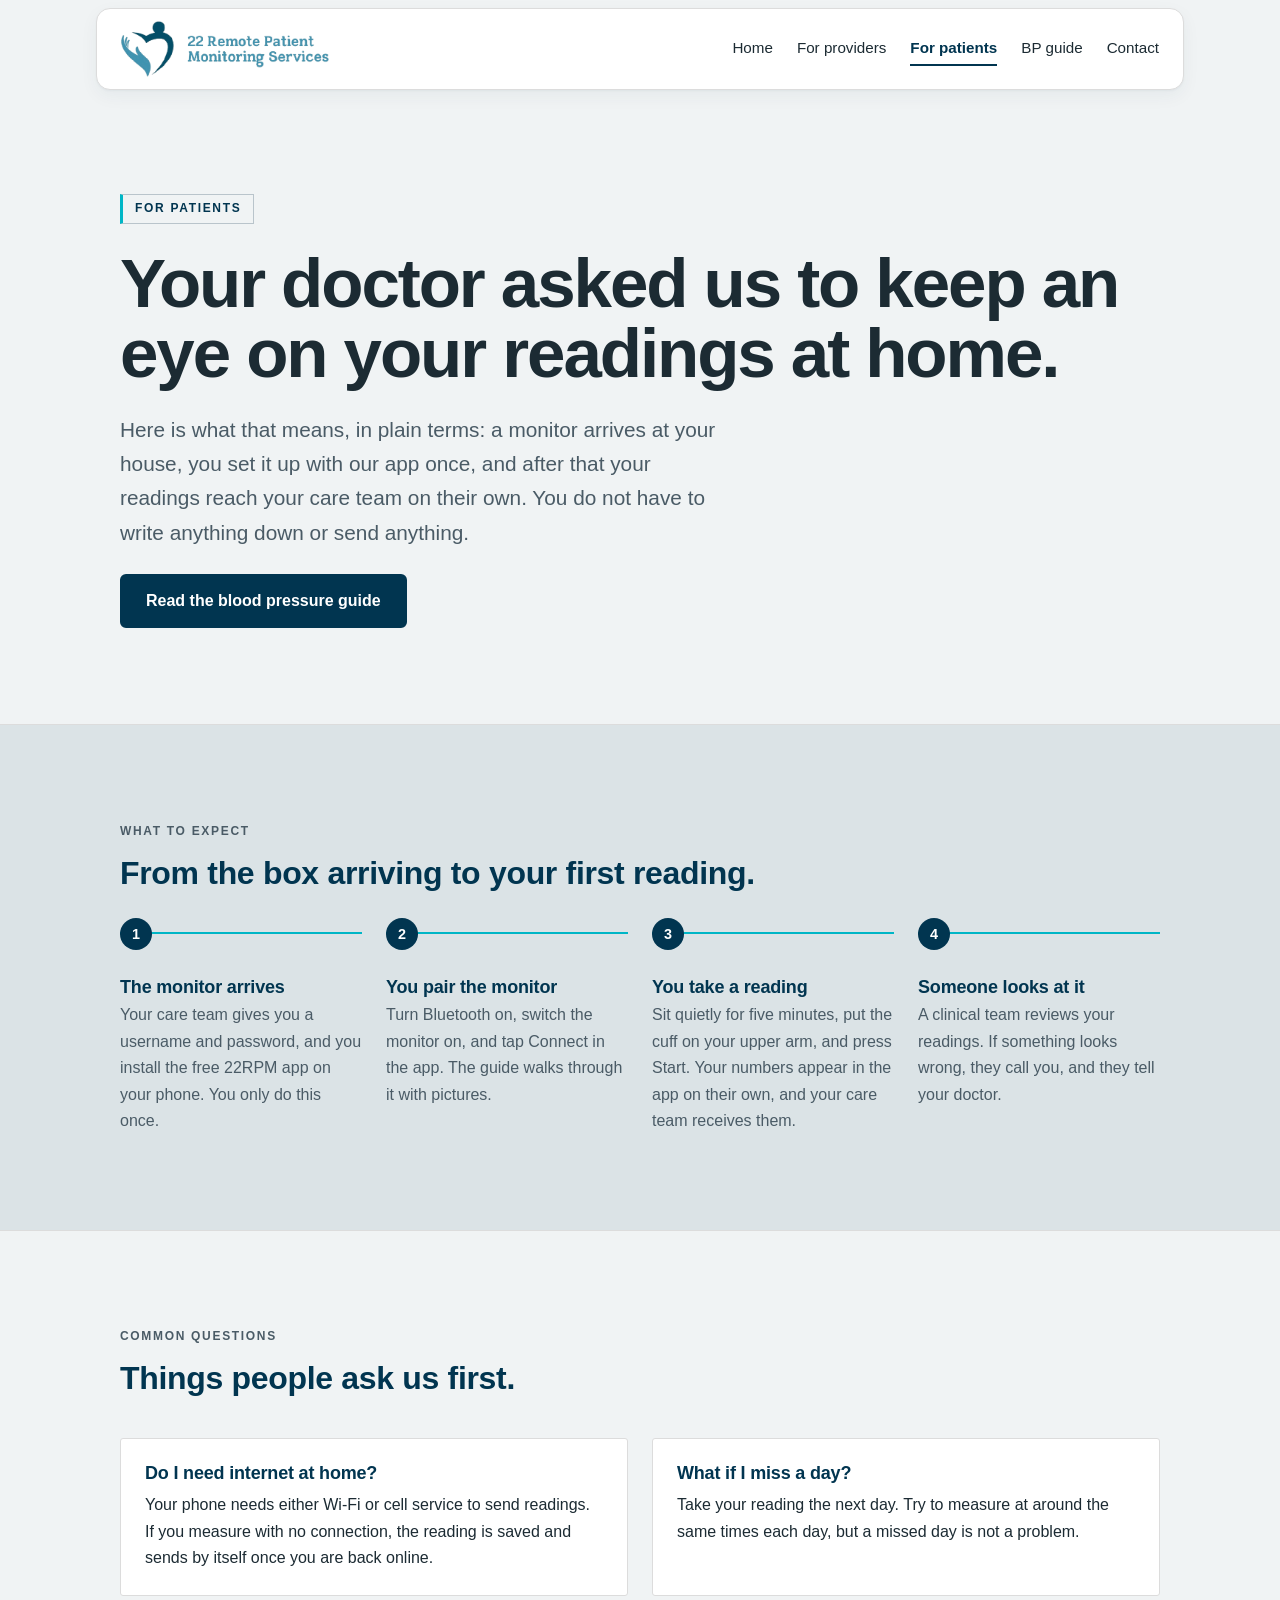
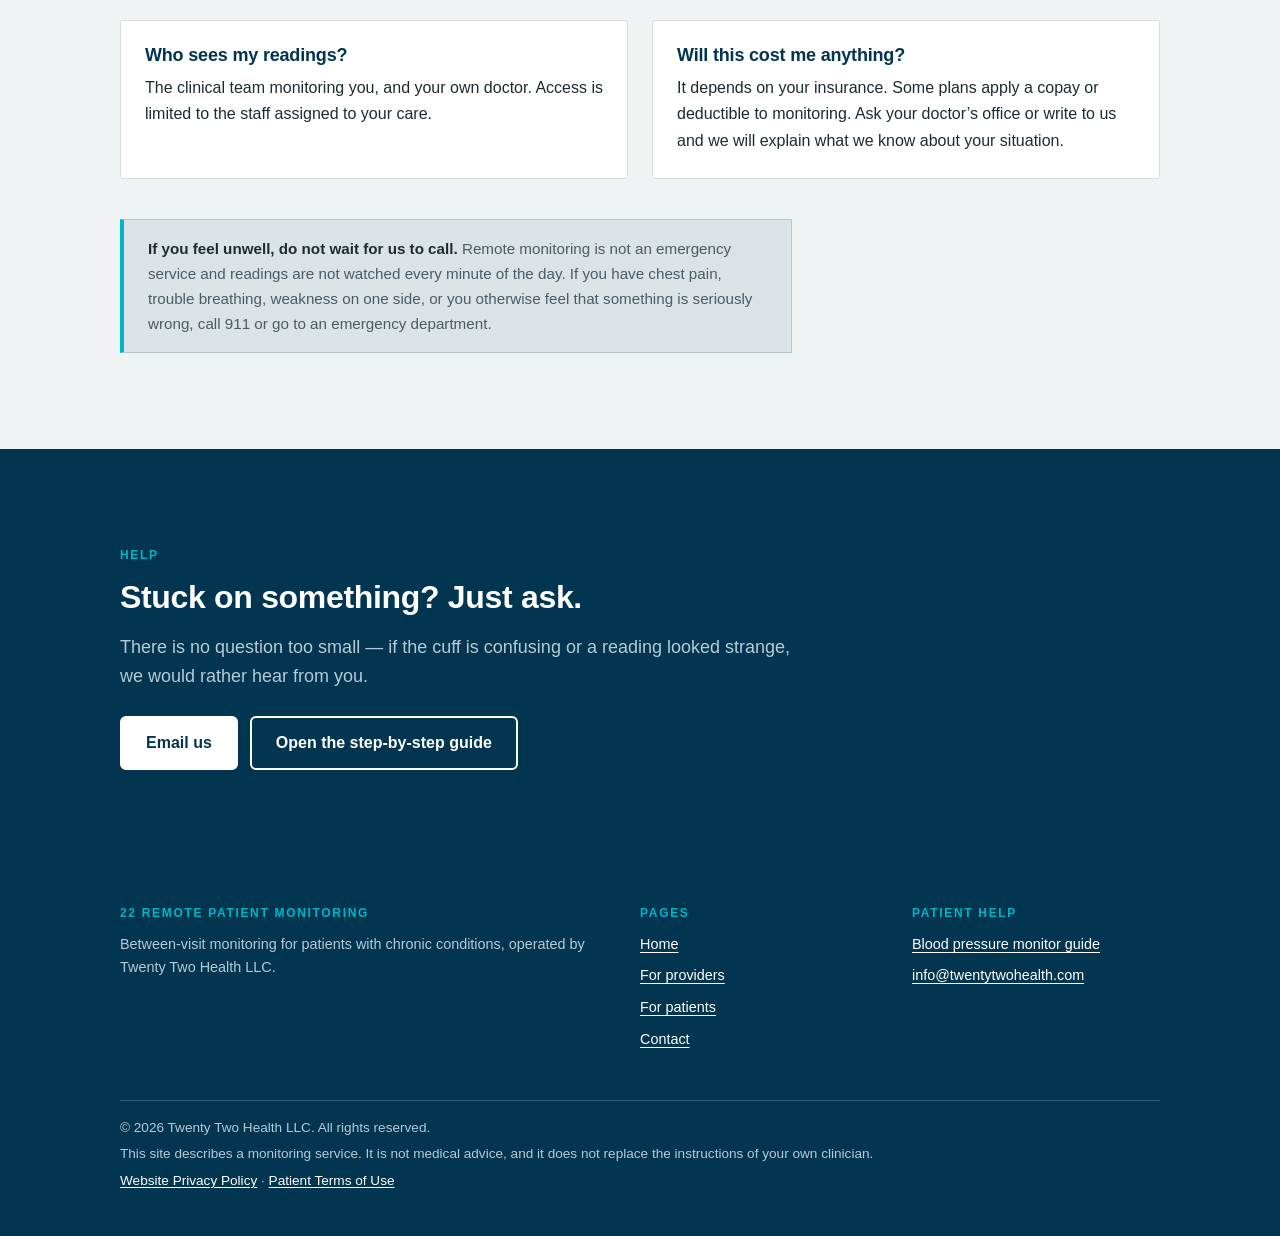
<file: for-patients.html>
<!doctype html>
<html lang="en">
  <head>
    <meta charset="utf-8" />
    <meta name="viewport" content="width=device-width, initial-scale=1" />
    <title>For patients — 22 Remote Patient Monitoring</title>
    <meta
      name="description"
      content="What to expect if your doctor enrolls you in remote monitoring: setting up the app, pairing your monitor, and who reviews your readings."
    />
    <link rel="canonical" href="https://twentytwohealth.com/for-patients.html" />

    <meta property="og:type" content="website" />
    <meta property="og:site_name" content="22 Remote Patient Monitoring" />
    <meta property="og:title" content="For patients — 22 Remote Patient Monitoring" />
    <meta
      property="og:description"
      content="Set up the app, pair your monitor, and take your readings — a clinical team reviews them and contacts you if something looks wrong."
    />
    <meta property="og:url" content="https://twentytwohealth.com/for-patients.html" />
    <meta property="og:image" content="https://twentytwohealth.com/assets/og-image.png" />
    <meta property="og:image:width" content="1200" />
    <meta property="og:image:height" content="630" />
    <meta
      property="og:image:alt"
      content="22 Remote Patient Monitoring Services logo: a heart formed by an open hand and a human figure."
    />
    <meta name="twitter:card" content="summary_large_image" />

    <link rel="icon" href="/assets/favicon.ico" sizes="any" />
    <link rel="icon" type="image/png" href="/assets/favicon-32.png" sizes="32x32" />
    <link rel="apple-touch-icon" href="/assets/favicon-180.png" />
    <link rel="stylesheet" href="/assets/brand.css" />
    <link rel="stylesheet" href="/assets/site.css?v=27" />
  </head>
  <body>
    <a class="skip-link" href="#main">Skip to main content</a>

    <header class="site-header">
      <div class="container site-header__inner">
        <a class="site-logo" href="/">
          <img
            src="/assets/logo-lockup.png"
            width="563"
            height="151"
            alt="22 Remote Patient Monitoring Services"
          />
        </a>
        <button class="nav-toggle" type="button" aria-expanded="false"
                aria-controls="site-nav">
          <span class="nav-toggle__bars" aria-hidden="true"></span>
          <span>Menu</span>
        </button>
        <nav class="site-nav" id="site-nav" aria-label="Primary">
          <ul>
            <li><a href="/">Home</a></li>
            <li><a href="/for-providers.html">For providers</a></li>
            <li><a href="/for-patients.html" aria-current="page">For patients</a></li>
            <li><a href="/bp-guide/">BP guide</a></li>
            <li><a href="/contact.html">Contact</a></li>
          </ul>
        </nav>
      </div>
    </header>

    <main id="main">
      <section class="hero">
        <div class="container">
          <p class="hero__eyebrow">For patients</p>
          <h1>Your doctor asked us to keep an eye on your readings at home.</h1>
          <p class="hero__lede">
            Here is what that means, in plain terms: a monitor arrives at your house,
            you set it up with our app once, and after that your readings reach your
            care team on their own. You do not have to write anything down or send
            anything.
          </p>
          <div class="btn-row">
            <a class="btn btn--primary" href="/bp-guide/"
              >Read the blood pressure guide</a
            >
          </div>
        </div>
      </section>

      <section class="section section--sunken">
        <div class="container">
          <p class="section__label">What to expect</p>
          <h2>From the box arriving to your first reading.</h2>

          <ol class="workflow">
            <li class="workflow__step">
              <span class="workflow__num" aria-hidden="true">1</span>
              <h3>The monitor arrives</h3>
              <p>
                Your care team gives you a username and password, and you install the
                free 22RPM app on your phone. You only do this once.
              </p>
            </li>
            <li class="workflow__step">
              <span class="workflow__num" aria-hidden="true">2</span>
              <h3>You pair the monitor</h3>
              <p>
                Turn Bluetooth on, switch the monitor on, and tap Connect in the app.
                The guide walks through it with pictures.
              </p>
            </li>
            <li class="workflow__step">
              <span class="workflow__num" aria-hidden="true">3</span>
              <h3>You take a reading</h3>
              <p>
                Sit quietly for five minutes, put the cuff on your upper arm, and press
                Start. Your numbers appear in the app on their own, and your care team
                receives them.
              </p>
            </li>
            <li class="workflow__step">
              <span class="workflow__num" aria-hidden="true">4</span>
              <h3>Someone looks at it</h3>
              <p>
                A clinical team reviews your readings. If something looks wrong, they
                call you, and they tell your doctor.
              </p>
            </li>
          </ol>
        </div>
      </section>

      <section class="section">
        <div class="container">
          <p class="section__label">Common questions</p>
          <h2>Things people ask us first.</h2>
          <div class="grid grid--2">
            <div class="card card--plain">
              <h3>Do I need internet at home?</h3>
              <p>
                Your phone needs either Wi&#8209;Fi or cell service to send readings. If
                you measure with no connection, the reading is saved and sends by itself
                once you are back online.
              </p>
            </div>
            <div class="card card--plain">
              <h3>What if I miss a day?</h3>
              <p>
                Take your reading the next day. Try to measure at around the same times
                each day, but a missed day is not a problem.
              </p>
            </div>
            <div class="card card--plain">
              <h3>Who sees my readings?</h3>
              <p>
                The clinical team monitoring you, and your own doctor. Access is limited
                to the staff assigned to your care.
              </p>
            </div>
            <div class="card card--plain">
              <h3>Will this cost me anything?</h3>
              <p>
                It depends on your insurance. Some plans apply a copay or deductible to
                monitoring. Ask your doctor&rsquo;s office or write to us and we will
                explain what we know about your situation.
              </p>
            </div>
          </div>

          <div class="notice">
            <p>
              <strong>If you feel unwell, do not wait for us to call.</strong> Remote
              monitoring is not an emergency service and readings are not watched every
              minute of the day. If you have chest pain, trouble breathing, weakness on
              one side, or you otherwise feel that something is seriously wrong, call
              911 or go to an emergency department.
            </p>
          </div>
        </div>
      </section>

      <section class="section section--inverse">
        <div class="container">
          <p class="section__label">Help</p>
          <h2>Stuck on something? Just ask.</h2>
          <p class="lede">
            There is no question too small &mdash; if the cuff is confusing or a reading
            looked strange, we would rather hear from you.
          </p>
          <div class="btn-row">
            <a class="btn btn--primary" href="mailto:info@twentytwohealth.com"
              >Email us</a
            >
            <a class="btn btn--secondary" href="/bp-guide/">Open the step-by-step guide</a>
          </div>
        </div>
      </section>
    </main>

    <footer class="site-footer">
      <div class="container">
        <div class="site-footer__grid">
          <div>
            <h2>22 Remote Patient Monitoring</h2>
            <p>
              Between-visit monitoring for patients with chronic conditions, operated
              by Twenty Two Health LLC.
            </p>
          </div>
          <div>
            <h2>Pages</h2>
            <ul>
              <li><a href="/">Home</a></li>
              <li><a href="/for-providers.html">For providers</a></li>
              <li><a href="/for-patients.html">For patients</a></li>
              <li><a href="/contact.html">Contact</a></li>
            </ul>
          </div>
          <div>
            <h2>Patient help</h2>
            <ul>
              <li><a href="/bp-guide/">Blood pressure monitor guide</a></li>
              <li><a href="mailto:info@twentytwohealth.com">info@twentytwohealth.com</a></li>
            </ul>
          </div>
        </div>
        <div class="site-footer__legal">
          <p>&copy; 2026 Twenty Two Health LLC. All rights reserved.</p>
          <p>
            This site describes a monitoring service. It is not medical advice, and it
            does not replace the instructions of your own clinician.
          </p>
          <p>
            <a href="/privacy-policy/">Website Privacy Policy</a> &middot;
            <a href="/patient-terms/">Patient Terms of Use</a>
          </p>
        </div>
      </div>
    </footer>
    <script src="/assets/site.js?v=27" defer></script>
  </body>
</html>
</file>
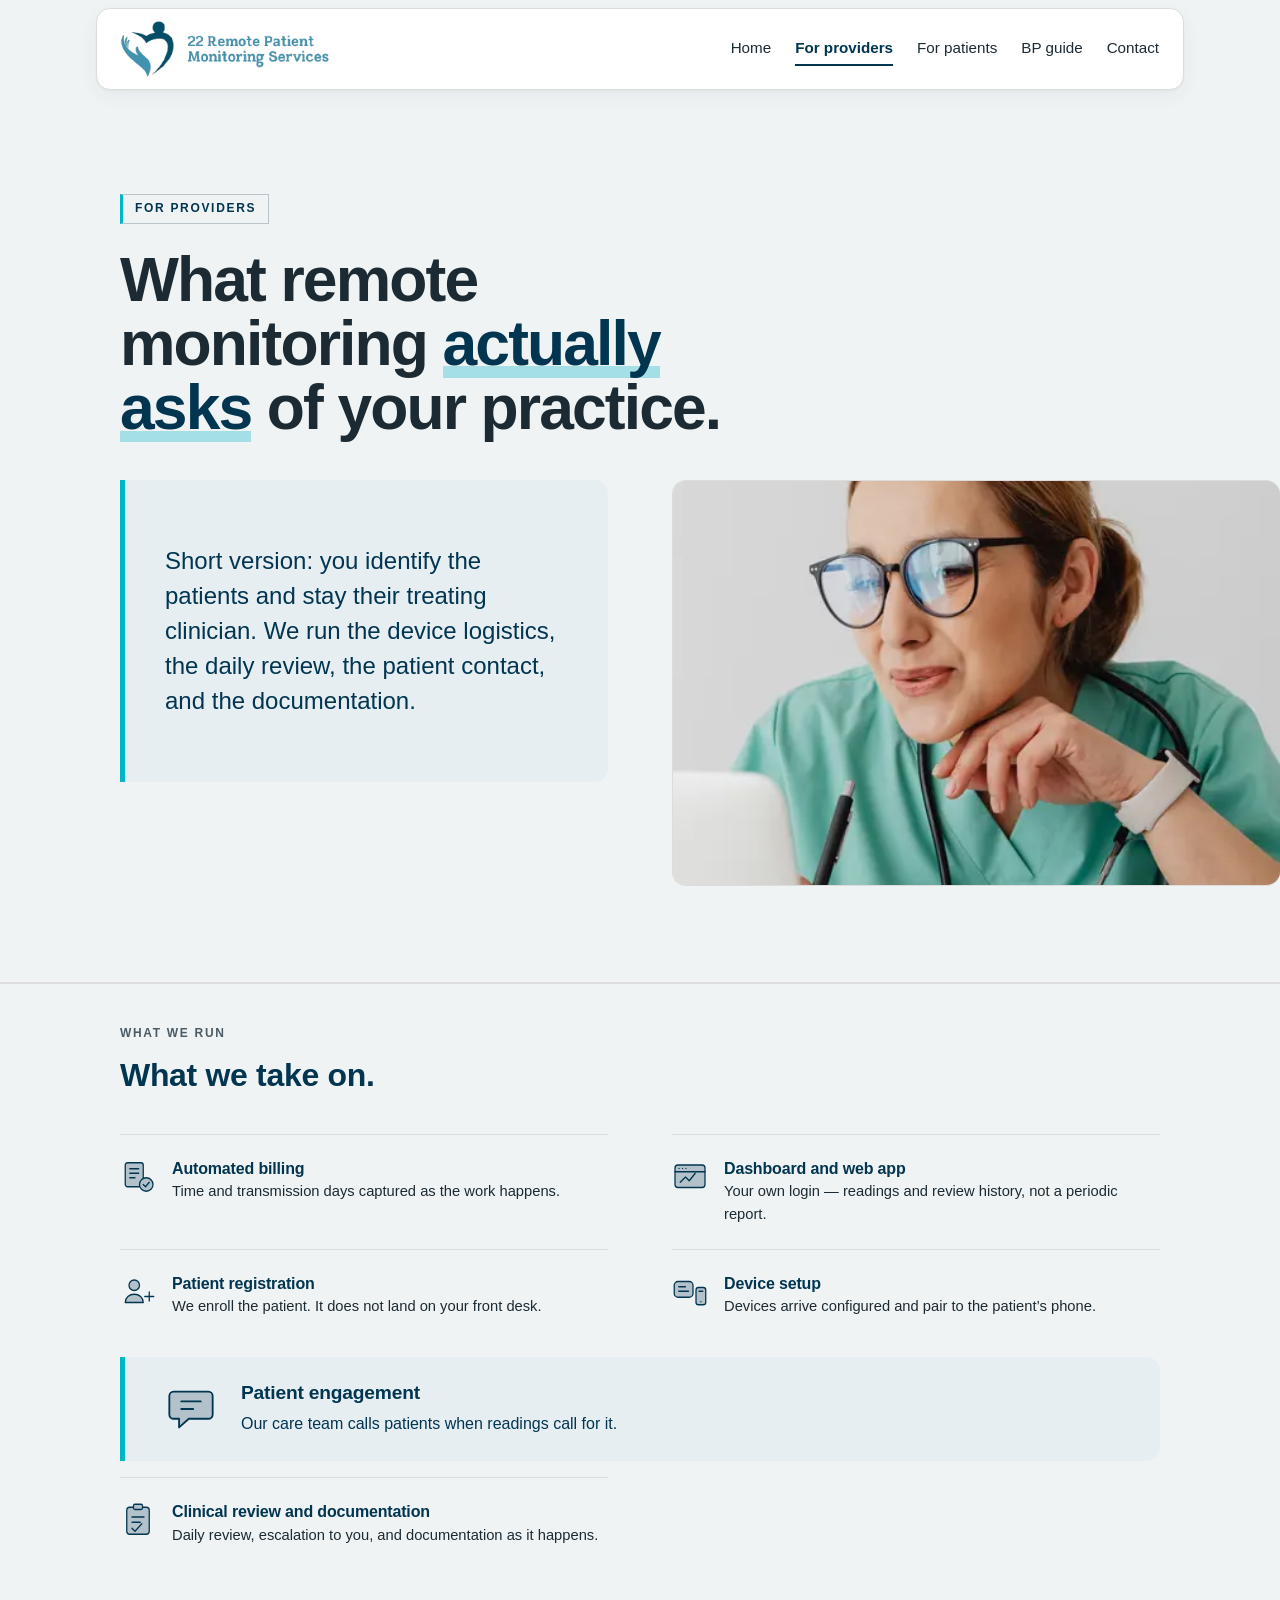
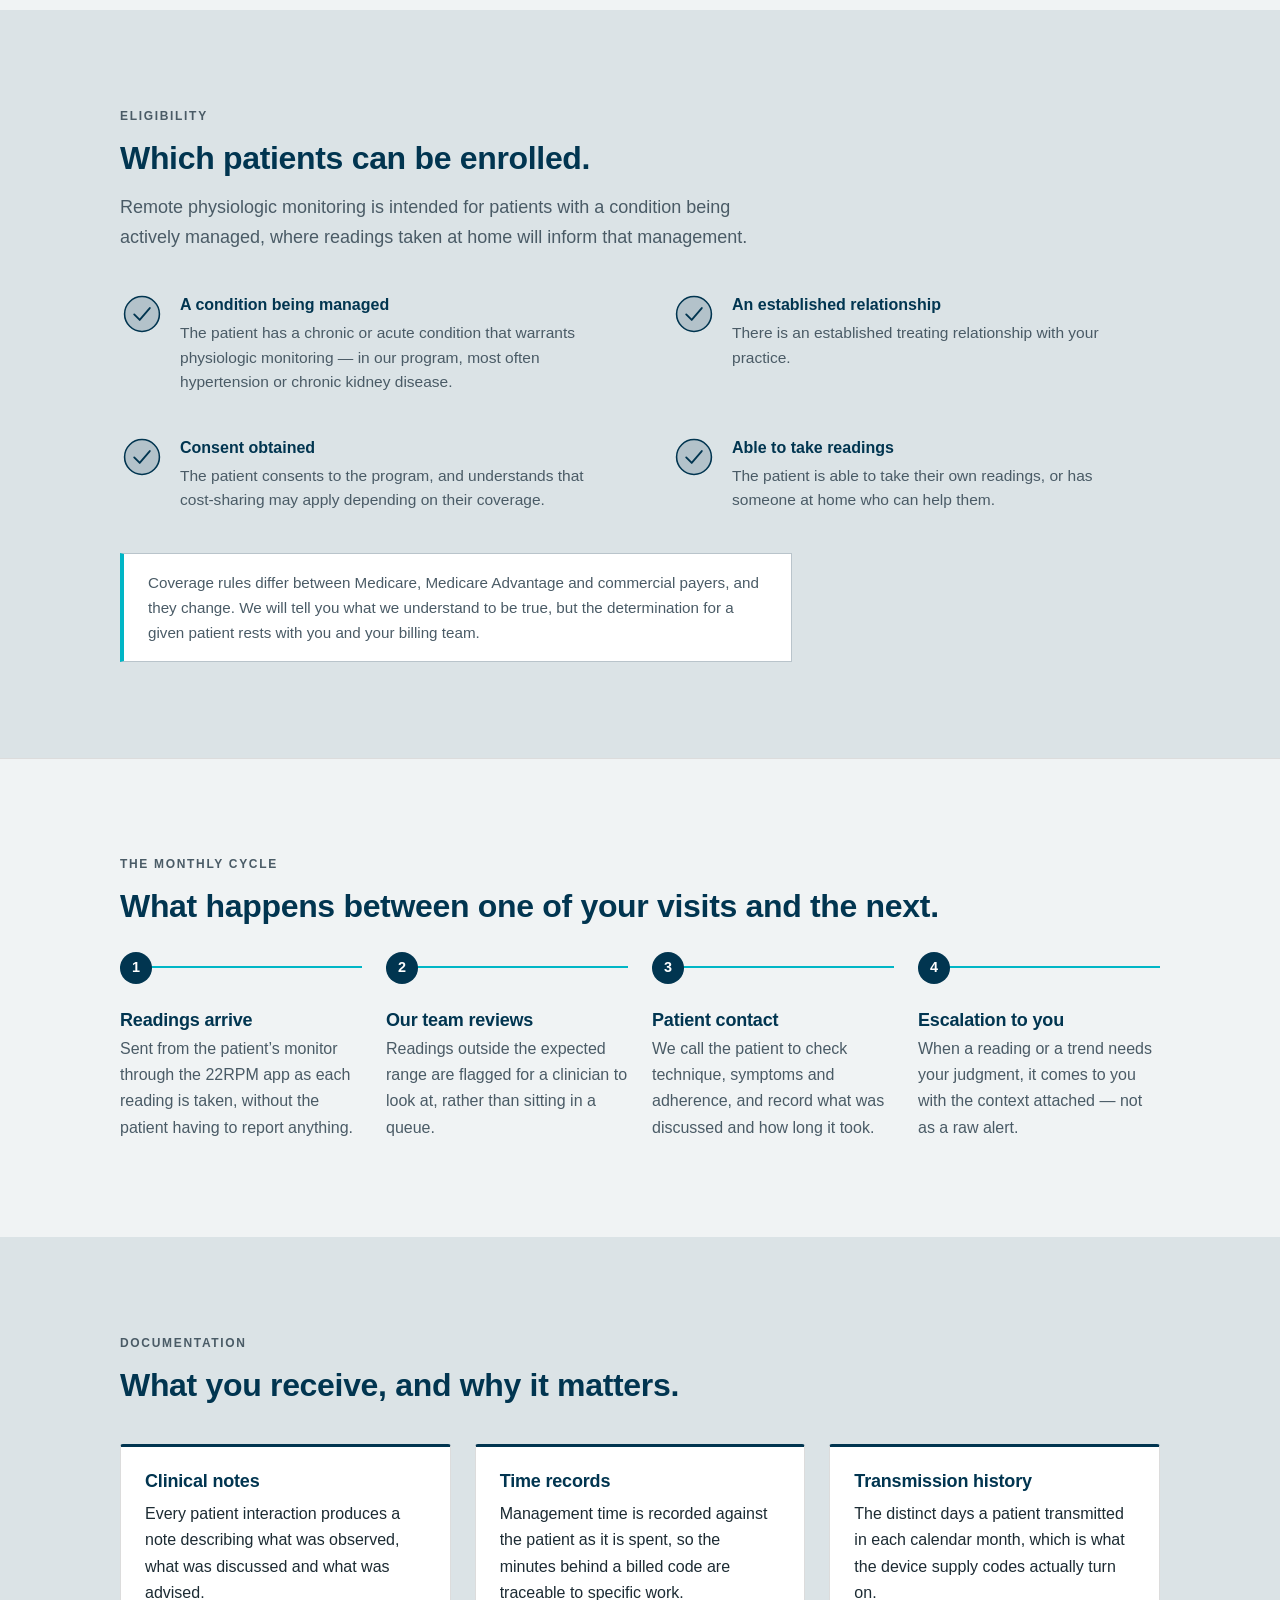
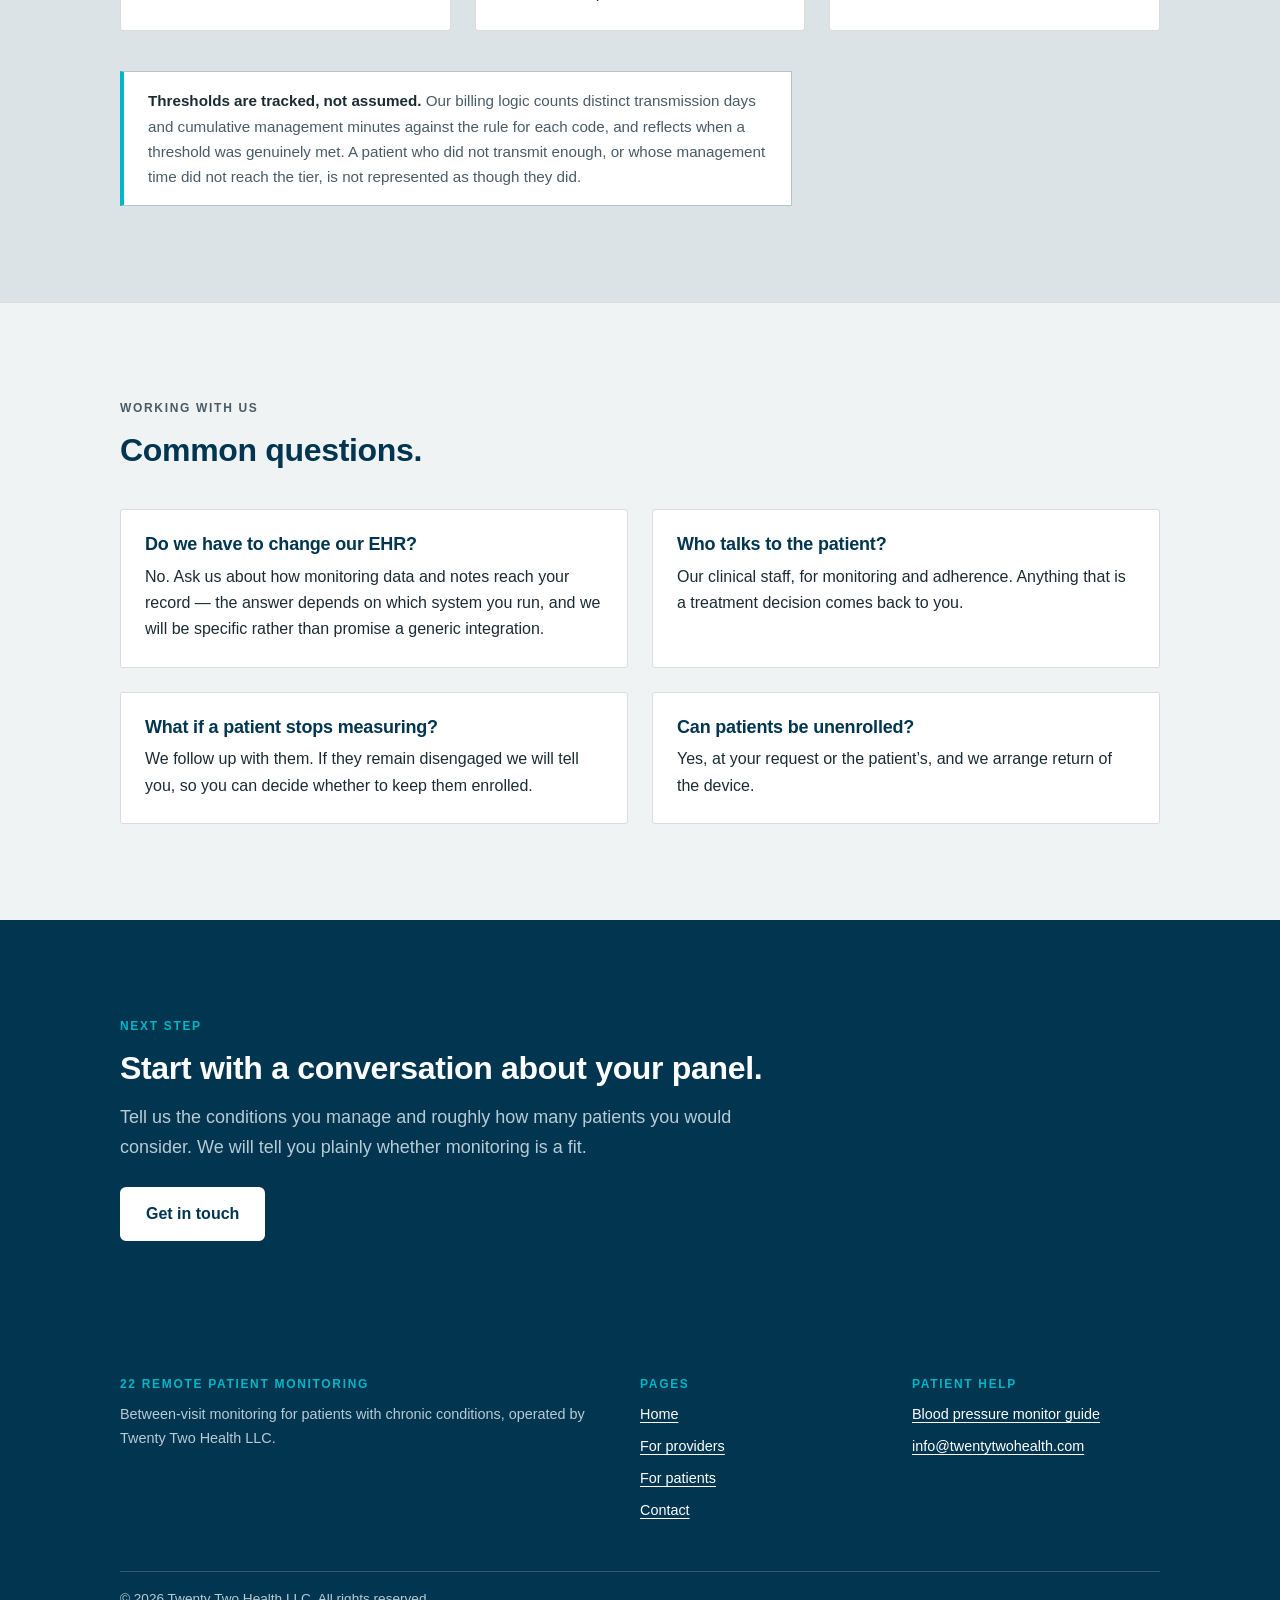
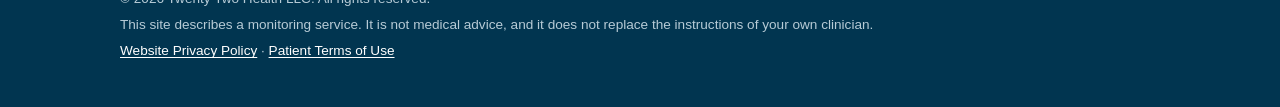
<file: for-providers.html>
<!doctype html>
<html lang="en">
  <head>
    <meta charset="utf-8" />
    <meta name="viewport" content="width=device-width, initial-scale=1" />
    <title>For providers — 22 Remote Patient Monitoring</title>
    <meta
      name="description"
      content="What remote monitoring asks of your practice: who can enroll, the monthly cycle, how escalation reaches you, and how RPM billing thresholds are tracked."
    />
    <link rel="canonical" href="https://twentytwohealth.com/for-providers.html" />

    <meta property="og:type" content="website" />
    <meta property="og:site_name" content="22 Remote Patient Monitoring" />
    <meta property="og:title" content="For providers — 22 Remote Patient Monitoring" />
    <meta
      property="og:description"
      content="Eligibility, monthly workflow, escalation, documentation and billing thresholds — what remote monitoring actually involves for your practice."
    />
    <meta property="og:url" content="https://twentytwohealth.com/for-providers.html" />
    <meta property="og:image" content="https://twentytwohealth.com/assets/og-image.png" />
    <meta property="og:image:width" content="1200" />
    <meta property="og:image:height" content="630" />
    <meta
      property="og:image:alt"
      content="22 Remote Patient Monitoring Services logo: a heart formed by an open hand and a human figure."
    />
    <meta name="twitter:card" content="summary_large_image" />

    <link rel="icon" href="/assets/favicon.ico" sizes="any" />
    <link rel="icon" type="image/png" href="/assets/favicon-32.png" sizes="32x32" />
    <link rel="apple-touch-icon" href="/assets/favicon-180.png" />
    <link rel="stylesheet" href="/assets/brand.css" />
    <link rel="stylesheet" href="/assets/site.css?v=27" />
  </head>
  <body>
    <a class="skip-link" href="#main">Skip to main content</a>

    <header class="site-header">
      <div class="container site-header__inner">
        <a class="site-logo" href="/">
          <img
            src="/assets/logo-lockup.png"
            width="563"
            height="151"
            alt="22 Remote Patient Monitoring Services"
          />
        </a>
        <button class="nav-toggle" type="button" aria-expanded="false"
                aria-controls="site-nav">
          <span class="nav-toggle__bars" aria-hidden="true"></span>
          <span>Menu</span>
        </button>
        <nav class="site-nav" id="site-nav" aria-label="Primary">
          <ul>
            <li><a href="/">Home</a></li>
            <li><a href="/for-providers.html" aria-current="page">For providers</a></li>
            <li><a href="/for-patients.html">For patients</a></li>
            <li><a href="/bp-guide/">BP guide</a></li>
            <li><a href="/contact.html">Contact</a></li>
          </ul>
        </nav>
      </div>
    </header>

    <main id="main">
      <section class="hero hero--stacked">
        <div class="container">
          <p class="hero__eyebrow">For providers</p>
          <h1>
            What remote monitoring <span class="hl">actually asks</span> of your
            practice.
          </h1>
          <div class="hero__split">
            <div class="pullquote">
              <p>
                Short version: you identify the patients and stay their treating
                clinician. We run the device logistics, the daily review, the
                patient contact, and the documentation.
              </p>
            </div>
            <figure class="band__media">
              <picture>
                <source
                  type="image/webp"
                  sizes="(min-width: 52em) 28rem, 92vw"
                  srcset="
                    /assets/img/providers-480.webp   480w,
                    /assets/img/providers-720.webp   720w,
                    /assets/img/providers-960.webp   960w,
                    /assets/img/providers-1280.webp 1280w
                  "
                />
                <img
                  src="/assets/img/providers-720.jpg"
                  sizes="(min-width: 52em) 28rem, 92vw"
                  srcset="
                    /assets/img/providers-480.jpg   480w,
                    /assets/img/providers-720.jpg   720w,
                    /assets/img/providers-960.jpg   960w,
                    /assets/img/providers-1280.jpg 1280w
                  "
                  width="1280"
                  height="960"
                  fetchpriority="high"
                  decoding="async"
                  alt="A clinician in scrubs, with a stethoscope around her neck and a pen in hand, looking at a laptop screen."
                />
              </picture>
            </figure>
          </div>
        </div>
      </section>

      <section class="section section--tight" aria-labelledby="pcap-h">
        <div class="container">
          <p class="section__label">What we run</p>
          <h2 id="pcap-h">What we take on.</h2>
          <ul class="ledger ledger--tight">
            <li>
              <div class="ledger__row">
                <svg class="cap-ico" viewBox="0 0 48 48" aria-hidden="true" focusable="false">
                  <rect class="f" x="7" y="5" width="24" height="32" rx="3"/><path class="i" d="M13 13h12M13 19h12M13 25h7"/><circle class="f" cx="35" cy="34" r="9"/><path class="i" d="M31 34l3 3 5-6"/>
                </svg>
                <div>
                  <h3>Automated billing</h3>
                  <p>Time and transmission days captured as the work happens.</p>
                </div>
              </div>
            </li>
            <li>
              <div class="ledger__row">
                <svg class="cap-ico" viewBox="0 0 48 48" aria-hidden="true" focusable="false">
                  <rect class="f" x="4" y="8" width="40" height="30" rx="4"/><path class="i" d="M4 17h40"/><path class="i" d="M9.5 12.5h.01M14 12.5h.01M18.5 12.5h.01"/><path class="i" d="M11 31l7-7 5 5 8-10"/>
                </svg>
                <div>
                  <h3>Dashboard and web app</h3>
                  <p>Your own login &mdash; readings and review history, not a periodic report.</p>
                </div>
              </div>
            </li>
            <li>
              <div class="ledger__row">
                <svg class="cap-ico" viewBox="0 0 48 48" aria-hidden="true" focusable="false">
                  <circle class="f" cx="19" cy="15" r="7"/><path class="f" d="M7 38c0-7 5.4-11 12-11s12 4 12 11z"/><path class="i" d="M39 24v12M33 30h12"/>
                </svg>
                <div>
                  <h3>Patient registration</h3>
                  <p>We enroll the patient. It does not land on your front desk.</p>
                </div>
              </div>
            </li>
            <li>
              <div class="ledger__row">
                <svg class="cap-ico" viewBox="0 0 48 48" aria-hidden="true" focusable="false">
                  <rect class="f" x="3" y="10" width="25" height="21" rx="5"/><path class="i" d="M9 17h9M9 23h13"/><rect class="f" x="32" y="18" width="13" height="23" rx="3.5"/><path class="i" d="M36 23h5M38.5 37h.01"/>
                </svg>
                <div>
                  <h3>Device setup</h3>
                  <p>Devices arrive configured and pair to the patient&rsquo;s phone.</p>
                </div>
              </div>
            </li>
            <li class="feat">
              <div class="ledger__row">
                <svg class="cap-ico" viewBox="0 0 48 48" aria-hidden="true" focusable="false">
                  <path class="f" d="M8 8h32a4 4 0 0 1 4 4v17a4 4 0 0 1-4 4H22l-9 8v-8h-5a4 4 0 0 1-4-4V12a4 4 0 0 1 4-4z"/><path class="i" d="M15 17h18M15 24h11"/>
                </svg>
                <div>
                  <h3>Patient engagement</h3>
                  <p>Our care team calls patients when readings call for it.</p>
                </div>
              </div>
            </li>
            <li>
              <div class="ledger__row">
                <svg class="cap-ico" viewBox="0 0 48 48" aria-hidden="true" focusable="false">
                  <rect class="f" x="9" y="7" width="30" height="36" rx="4"/><rect class="f" x="18" y="3" width="12" height="7" rx="2"/><path class="i" d="M16 20h16M16 27h11"/><path class="i" d="M16 35l4 4 9-10"/>
                </svg>
                <div>
                  <h3>Clinical review and documentation</h3>
                  <p>Daily review, escalation to you, and documentation as it happens.</p>
                </div>
              </div>
            </li>
          </ul>
        </div>
      </section>

      <section class="section section--sunken">
        <div class="container">
          <p class="section__label">Eligibility</p>
          <h2>Which patients can be enrolled.</h2>
          <p class="lede">
            Remote physiologic monitoring is intended for patients with a condition
            being actively managed, where readings taken at home will inform that
            management.
          </p>
          <ul class="criteria">
            <li>
              <svg class="crit-ico" viewBox="0 0 48 48" aria-hidden="true" focusable="false"><circle class="f" cx="24" cy="24" r="19"/><path class="i" d="M15.5 24.5l6 6 11-13"/></svg>
              <div>
                <strong>A condition being managed</strong>
                <span>The patient has a chronic or acute condition that warrants physiologic monitoring &mdash; in our program, most often hypertension or chronic kidney disease.</span>
              </div>
            </li>
            <li>
              <svg class="crit-ico" viewBox="0 0 48 48" aria-hidden="true" focusable="false"><circle class="f" cx="24" cy="24" r="19"/><path class="i" d="M15.5 24.5l6 6 11-13"/></svg>
              <div>
                <strong>An established relationship</strong>
                <span>There is an established treating relationship with your practice.</span>
              </div>
            </li>
            <li>
              <svg class="crit-ico" viewBox="0 0 48 48" aria-hidden="true" focusable="false"><circle class="f" cx="24" cy="24" r="19"/><path class="i" d="M15.5 24.5l6 6 11-13"/></svg>
              <div>
                <strong>Consent obtained</strong>
                <span>The patient consents to the program, and understands that cost-sharing may apply depending on their coverage.</span>
              </div>
            </li>
            <li>
              <svg class="crit-ico" viewBox="0 0 48 48" aria-hidden="true" focusable="false"><circle class="f" cx="24" cy="24" r="19"/><path class="i" d="M15.5 24.5l6 6 11-13"/></svg>
              <div>
                <strong>Able to take readings</strong>
                <span>The patient is able to take their own readings, or has someone at home who can help them.</span>
              </div>
            </li>
          </ul>
          <div class="notice">
            <p>
              Coverage rules differ between Medicare, Medicare Advantage and
              commercial payers, and they change. We will tell you what we understand
              to be true, but the determination for a given patient rests with you and
              your billing team.
            </p>
          </div>
        </div>
      </section>

      <section class="section">
        <div class="container">
          <p class="section__label">The monthly cycle</p>
          <h2>What happens between one of your visits and the next.</h2>

          <ol class="workflow">
            <li class="workflow__step">
              <span class="workflow__num" aria-hidden="true">1</span>
              <h3>Readings arrive</h3>
              <p>
                Sent from the patient&rsquo;s monitor through the 22RPM app as each
                reading is taken, without the patient having to report anything.
              </p>
            </li>
            <li class="workflow__step">
              <span class="workflow__num" aria-hidden="true">2</span>
              <h3>Our team reviews</h3>
              <p>
                Readings outside the expected range are flagged for a clinician to
                look at, rather than sitting in a queue.
              </p>
            </li>
            <li class="workflow__step">
              <span class="workflow__num" aria-hidden="true">3</span>
              <h3>Patient contact</h3>
              <p>
                We call the patient to check technique, symptoms and adherence, and
                record what was discussed and how long it took.
              </p>
            </li>
            <li class="workflow__step">
              <span class="workflow__num" aria-hidden="true">4</span>
              <h3>Escalation to you</h3>
              <p>
                When a reading or a trend needs your judgment, it comes to you with
                the context attached &mdash; not as a raw alert.
              </p>
            </li>
          </ol>
        </div>
      </section>

      <section class="section section--sunken">
        <div class="container">
          <p class="section__label">Documentation</p>
          <h2>What you receive, and why it matters.</h2>
          <div class="grid grid--3">
            <div class="card">
              <h3>Clinical notes</h3>
              <p>
                Every patient interaction produces a note describing what was
                observed, what was discussed and what was advised.
              </p>
            </div>
            <div class="card">
              <h3>Time records</h3>
              <p>
                Management time is recorded against the patient as it is spent, so the
                minutes behind a billed code are traceable to specific work.
              </p>
            </div>
            <div class="card">
              <h3>Transmission history</h3>
              <p>
                The distinct days a patient transmitted in each calendar month, which
                is what the device supply codes actually turn on.
              </p>
            </div>
          </div>
          <div class="notice">
            <p>
              <strong>Thresholds are tracked, not assumed.</strong> Our billing logic
              counts distinct transmission days and cumulative management minutes
              against the rule for each code, and reflects when a threshold was
              genuinely met. A patient who did not transmit enough, or whose
              management time did not reach the tier, is not represented as though
              they did.
            </p>
          </div>
        </div>
      </section>

      <section class="section">
        <div class="container">
          <p class="section__label">Working with us</p>
          <h2>Common questions.</h2>
          <div class="grid grid--2">
            <div class="card card--plain">
              <h3>Do we have to change our EHR?</h3>
              <p>
                No. Ask us about how monitoring data and notes reach your record
                &mdash; the answer depends on which system you run, and we will be
                specific rather than promise a generic integration.
              </p>
            </div>
            <div class="card card--plain">
              <h3>Who talks to the patient?</h3>
              <p>
                Our clinical staff, for monitoring and adherence. Anything that is a
                treatment decision comes back to you.
              </p>
            </div>
            <div class="card card--plain">
              <h3>What if a patient stops measuring?</h3>
              <p>
                We follow up with them. If they remain disengaged we will tell you, so
                you can decide whether to keep them enrolled.
              </p>
            </div>
            <div class="card card--plain">
              <h3>Can patients be unenrolled?</h3>
              <p>
                Yes, at your request or the patient&rsquo;s, and we arrange return of
                the device.
              </p>
            </div>
          </div>
        </div>
      </section>

      <section class="section section--inverse">
        <div class="container">
          <p class="section__label">Next step</p>
          <h2>Start with a conversation about your panel.</h2>
          <p class="lede">
            Tell us the conditions you manage and roughly how many patients you would
            consider. We will tell you plainly whether monitoring is a fit.
          </p>
          <div class="btn-row">
            <a class="btn btn--primary" href="/contact.html">Get in touch</a>
          </div>
        </div>
      </section>
    </main>

    <footer class="site-footer">
      <div class="container">
        <div class="site-footer__grid">
          <div>
            <h2>22 Remote Patient Monitoring</h2>
            <p>
              Between-visit monitoring for patients with chronic conditions, operated
              by Twenty Two Health LLC.
            </p>
          </div>
          <div>
            <h2>Pages</h2>
            <ul>
              <li><a href="/">Home</a></li>
              <li><a href="/for-providers.html">For providers</a></li>
              <li><a href="/for-patients.html">For patients</a></li>
              <li><a href="/contact.html">Contact</a></li>
            </ul>
          </div>
          <div>
            <h2>Patient help</h2>
            <ul>
              <li><a href="/bp-guide/">Blood pressure monitor guide</a></li>
              <li><a href="mailto:info@twentytwohealth.com">info@twentytwohealth.com</a></li>
            </ul>
          </div>
        </div>
        <div class="site-footer__legal">
          <p>&copy; 2026 Twenty Two Health LLC. All rights reserved.</p>
          <p>
            This site describes a monitoring service. It is not medical advice, and it
            does not replace the instructions of your own clinician.
          </p>
          <p>
            <a href="/privacy-policy/">Website Privacy Policy</a> &middot;
            <a href="/patient-terms/">Patient Terms of Use</a>
          </p>
        </div>
      </div>
    </footer>
    <script src="/assets/site.js?v=27" defer></script>
  </body>
</html>
</file>
<file: assets/brand.css>
/* ==========================================================================
   22 Remote Patient Monitoring — brand tokens
   --------------------------------------------------------------------------
   SOURCE OF TRUTH: repo 22rpm/rpm-dashboard-v1.0
     - tailwind.config.js  -> theme.extend.colors
     - src/index.css       -> @theme block (identical values)
   Both files agree exactly; the values below are copied verbatim.

   This file is consumed by the marketing site and is intended to be adopted
   by /bp-guide/ so both surfaces share one palette.
   ========================================================================== */

:root {
  /* ---- Core palette (verbatim from the dashboard) ---- */
  --brand-primary: #013550;
  --brand-accent: #00b6c6;
  --brand-dark-grey: #2f2f2f;
  --brand-light-grey: #dcdcdc;
  --brand-off-white: #efefef;
  --brand-black: #000000;

  /* ---- Dark-surface tokens (dashboard dark mode; kept for parity) ---- */
  --brand-dark-bg: #0a0f12;
  --brand-dark-inner: #1a2226;
  --brand-dark-text: #ffffff;
  --brand-light-bg: #ffffff;

  /* ---- Logo ink, sampled from the artwork ----
     NOTE: the logo PNG is NOT drawn in the palette colours above. These are
     recorded for reference only; per decision 2026-08-22 the palette tokens
     are authoritative for all site chrome and the logo stands as its own
     artifact. Do not use these for UI. */
  --logo-ink-dark: #014e68;
  --logo-ink-light: #4192b0;

  /* ---- Derived tints of --brand-primary (mixed with white) ---- */
  --brand-primary-900: #012638;
  --brand-primary-700: #013550;
  --brand-primary-500: #1c5470;
  --brand-primary-200: #cfdde5;
  --brand-primary-100: #e7eef2;

  /* ---- Semantic roles ----
     Measured contrast (WCAG 2.1 relative luminance), on --surface #ffffff:
       --text            #1c2b33  14.56:1  AAA all sizes
       --text-muted      #4a5b66   7.05:1  AAA all sizes
       --brand-primary   #013550  12.91:1  AAA all sizes
     On --surface-sunken #efefef: text 12.66:1, muted 6.13:1 (AA), primary 11.23:1.
     On --surface-inverse #013550: white 12.91:1, --text-on-inverse-muted 7.70:1,
       --brand-accent 5.23:1 (AA normal, AAA large) — accent IS legible as text
       here, and only here.

     --brand-accent (#00b6c6) is 2.47:1 on white: it MUST NOT carry text on a
     light surface, and cannot serve as a focus indicator there either
     (WCAG 1.4.11 requires 3:1). On light surfaces it is limited to rules,
     icon strokes and diagram accents that are never the sole carrier of
     meaning. */
  --surface: #ffffff;
  --surface-sunken: var(--brand-off-white);
  --surface-inverse: var(--brand-primary);
  --border: var(--brand-light-grey);
  --border-strong: #b9c4cb;
  --text: #1c2b33;
  --text-muted: #4a5b66;
  --text-inverse: #ffffff;
  --text-on-inverse-muted: #b7cbd6; /* 7.70:1 on --brand-primary */

  /* Focus indicators. --focus-ring is 12.91:1 on white and 8.23:1 on offWhite,
     clearing 1.4.11 on both; --focus-ring-inverse is for dark sections. */
  --focus-ring: var(--brand-primary);
  --focus-ring-inverse: #ffffff;

  /* ---- Typography: single system stack, no webfont, no network request ----
     The dashboard's tailwind.config.js declares "Product Sans", which is
     proprietary to Google and not licensable for this site; the app actually
     renders Roboto. Neither is used here. */
  --font-sans: -apple-system, BlinkMacSystemFont, "Segoe UI", Roboto,
    "Helvetica Neue", Arial, sans-serif;

  /* ---- Spacing scale ---- */
  --space-2xs: 0.25rem;
  --space-xs: 0.5rem;
  --space-sm: 0.75rem;
  --space-md: 1rem;
  --space-lg: 1.5rem;
  --space-xl: 2.5rem;
  --space-2xl: 4rem;
  --space-3xl: 6rem;

  /* ---- Measure & radii ---- */
  --measure: 42rem;
  --container: 68rem;
  --radius-sm: 3px;
  --radius-md: 6px;
}
</file>
<file: assets/site.css>
/* ==========================================================================
   22 Remote Patient Monitoring — shared stylesheet
   Mobile-first. No build step, no framework, no webfont.
   Depends on brand.css for all colour and type tokens.
   ========================================================================== */

*,
*::before,
*::after {
  box-sizing: border-box;
}

/* Height of the sticky masthead in its scrolled/compact state, measured at
   63px in Chrome at both 1280px and 375px (the mobile nav collapses to one
   row, so the two agree). Anchor targets are offset by it plus a little air
   so a jumped-to heading never lands underneath the header. */
:root {
  /* Page wash and band, both desaturated tints of --brand-primary over white
     (6% and 14%) rather than new hues. Measured against the inks that sit on
     them — on the wash: --text 13.05:1, --text-muted 6.32:1, --brand-primary
     11.58:1; on the band: 11.19:1, 5.42:1, 9.93:1. All clear AA. White cards
     lift off the wash at 1.12:1 and off the band at 1.30:1, helped by their
     existing border.

     These live in site.css, not brand.css, so brand.css stays byte-identical
     to the copy /bp-guide/ consumes. */
  --page: #f0f3f4;
  --surface-sunken: #dbe3e6;
  /* brand accent at 32% over the page wash */
  --hl-tone: #a3dfe5;
  /* brand primary at 30% over white */
  --dev-fill: #b3c2ca;

  /* Measured in Chrome at both 1280px and 375px: the sticky wrapper is 98px
     at rest and 72px once compact (56px panel inside an 8px gutter). */
  --header-h-stuck: 72px;
  --anchor-offset: calc(var(--header-h-stuck) + 0.75rem);
}
html {
  scroll-padding-top: var(--anchor-offset);
}
:where([id]) {
  scroll-margin-top: var(--anchor-offset);
}

html {
  -webkit-text-size-adjust: 100%;
}

body {
  margin: 0;
  font-family: var(--font-sans);
  font-size: 1rem;
  line-height: 1.65;
  color: var(--text);
  background: var(--page);
  -webkit-font-smoothing: antialiased;
  -moz-osx-font-smoothing: grayscale;
}

img {
  max-width: 100%;
  height: auto;
  display: block;
}

h1,
h2,
h3,
h4 {
  color: var(--brand-primary);
  line-height: 1.2;
  letter-spacing: -0.01em;
  margin: 0 0 var(--space-md);
  font-weight: 600;
  text-wrap: balance;
}

h1 {
  font-size: clamp(1.85rem, 5.2vw, 2.9rem);
  letter-spacing: -0.02em;
}
/* The hero headline carries the page, so it scales further than other h1s and
   sets tighter. clamp() keeps it sane from 375px up. */
.hero h1 {
  font-size: clamp(2.2rem, 5.4vw, 4.4rem);
  line-height: 1.02;
  letter-spacing: -0.03em;
  margin-bottom: var(--space-lg);
  /* Base ink is the near-black --text; only the highlighted span carries
     --brand-primary, so the two are told apart by the underline rather than
     by hue alone (they are close in value: 13.05:1 and 11.58:1 on the wash). */
  color: var(--text);
  text-wrap: balance;
}

/* Highlighted phrase in the hero headline.
   Measured: #013550 on the page wash 11.58:1, and 8.76:1 where glyphs overlap
   the underline tone (#a3dfe5, the brand accent at 32% over the wash). The
   underline itself is 1.32:1 against the wash — soft, but it is decoration,
   not a carrier of meaning.

   Drawn with a background gradient rather than text-decoration or box-shadow
   so thickness and vertical position are both controllable, and with
   box-decoration-break: clone so a wrapped phrase paints an underline under
   every line fragment instead of one stretched box. */
.hero h1 .hl {
  color: var(--brand-primary);
  background-image: linear-gradient(var(--hl-tone), var(--hl-tone));
  background-repeat: no-repeat;
  background-size: 100% 0.2em;
  background-position: 0 0.92em;
  -webkit-box-decoration-break: clone;
  box-decoration-break: clone;
}
h2 {
  font-size: clamp(1.4rem, 3.6vw, 2rem);
}
h3 {
  font-size: 1.125rem;
}

p {
  margin: 0 0 var(--space-md);
  max-width: var(--measure);
}

a {
  color: var(--brand-primary);
  text-underline-offset: 0.18em;
  text-decoration-thickness: 1px;
}
a:hover {
  text-decoration-thickness: 2px;
}

ul,
ol {
  max-width: var(--measure);
  padding-left: 1.15rem;
}
li {
  margin-bottom: var(--space-xs);
}

/* Visible, high-contrast focus for every interactive element ------------- */
a:focus-visible,
button:focus-visible,
input:focus-visible,
textarea:focus-visible,
select:focus-visible,
summary:focus-visible {
  outline: 3px solid var(--focus-ring);
  outline-offset: 2px;
  border-radius: var(--radius-sm);
}
.section--inverse a:focus-visible,
.site-footer a:focus-visible {
  outline-color: var(--focus-ring-inverse);
}

.skip-link {
  position: absolute;
  left: -9999px;
  top: 0;
  background: var(--brand-primary);
  color: var(--text-inverse);
  padding: var(--space-sm) var(--space-md);
  z-index: 200;
}
.skip-link:focus {
  left: var(--space-md);
  top: var(--space-md);
}

.container {
  width: 100%;
  max-width: var(--container);
  margin-inline: auto;
  padding-inline: var(--space-md);
}

@media (min-width: 40em) {
  .container {
    padding-inline: var(--space-lg);
  }
}

/* ---------------------------------------------------------------- header */

/* Sticky masthead.
   Solid --surface rather than translucent. Measured first: nav ink #1c2b33
   over an 80%-white header sitting on the worst content that actually passes
   underneath (the #013550 inverse CTA and footer, and the hero photo's
   shadows) still clears 9.83:1, so translucency would have been legible —
   it is declined for robustness, not contrast. Solid needs no backdrop-filter
   support and costs nothing to composite on a phone. */
/* The sticky element is a transparent gutter painted in the page wash; the
   white rounded panel sits inset within it. Painting the gutter rather than
   leaving it clear means content scrolling past disappears cleanly above the
   panel instead of sliding through the gap. */
.site-header {
  position: sticky;
  top: 0;
  z-index: 50;
  background: var(--page);
  padding: var(--space-xs) var(--space-md);

  /* The compact-on-scroll geometry rides on inherited custom properties
     rather than descendant selectors, so the children each keep one simple
     rule and the whole header resizes by re-declaring two values below. */
  --hdr-pad: var(--space-sm);
  --hdr-logo: 208px;
}
/* Set by site.js once the page has scrolled past the top. */
.site-header.is-stuck {
  --hdr-pad: var(--space-2xs);
  --hdr-logo: 170px;
}

/* The panel itself. .container already gives it max-width, auto margins and
   inline padding; this adds the surface, the radius and the lift. */
.site-header__inner {
  background: var(--surface);
  border: 1px solid var(--border);
  border-radius: 14px;
  box-shadow: 0 1px 2px rgba(1, 53, 80, 0.04), 0 6px 18px rgba(1, 53, 80, 0.05);
  transition: box-shadow 0.18s ease, padding-block 0.18s ease;
}
/* Deepen once scrolled so the panel reads as a layer above the content. */
.site-header.is-stuck .site-header__inner {
  box-shadow: 0 2px 4px rgba(1, 53, 80, 0.08), 0 10px 28px rgba(1, 53, 80, 0.10);
}

.site-header__inner {
  display: flex;
  align-items: center;
  justify-content: space-between;
  gap: var(--space-md);
  padding-block: var(--hdr-pad);
  flex-wrap: wrap;
  /* The global prefers-reduced-motion block collapses every transition to
     0.01ms, so this snaps rather than animates when reduced motion is set. */
  transition: padding-block 0.18s ease;
}

.site-logo {
  display: inline-flex;
  align-items: center;
  text-decoration: none;
  flex-shrink: 0;
}
/* Source artwork is 563px wide; capped at 208px so it stays sharp on 2x,
   narrowing to 170px once the header is stuck. */
.site-logo img {
  width: var(--hdr-logo);
  max-width: 52vw;
  transition: width 0.18s ease;
}

.site-nav ul {
  list-style: none;
  display: flex;
  flex-wrap: wrap;
  gap: var(--space-xs) var(--space-lg);
  margin: 0;
  padding: 0;
}
.site-nav li {
  margin: 0;
}
.site-nav a {
  display: inline-block;
  padding-block: var(--space-2xs);
  text-decoration: none;
  font-size: 0.95rem;
  color: var(--text);
  border-bottom: 2px solid transparent;
}
.site-nav a:hover {
  border-bottom-color: var(--brand-accent);
}
.site-nav a[aria-current="page"] {
  color: var(--brand-primary);
  font-weight: 600;
  border-bottom-color: var(--brand-primary);
}

/* ------------------------------------------------- mobile nav disclosure */
/* Without JS the nav stays exactly as it was — visible, wrapping, reachable.
   The collapse is scoped to .js so a script failure can never hide the
   navigation. */

.nav-toggle {
  display: none;
  align-items: center;
  gap: var(--space-xs);
  padding: var(--space-xs) var(--space-sm);
  font: inherit;
  font-size: 0.9rem;
  font-weight: 600;
  color: var(--brand-primary);
  background: var(--surface);
  border: 1px solid var(--border-strong);
  border-radius: var(--radius-sm);
  cursor: pointer;
}
.nav-toggle__bars,
.nav-toggle__bars::before,
.nav-toggle__bars::after {
  display: block;
  width: 17px;
  height: 2px;
  background: currentColor;
  border-radius: 2px;
}
.nav-toggle__bars {
  position: relative;
}
.nav-toggle__bars::before,
.nav-toggle__bars::after {
  content: "";
  position: absolute;
  left: 0;
}
.nav-toggle__bars::before {
  top: -5px;
}
.nav-toggle__bars::after {
  top: 5px;
}

@media (max-width: 39.99em) {
  /* Logo left, menu button right — one compact row. */
  .site-header__inner {
    justify-content: space-between;
    flex-wrap: wrap;
  }
  .js .nav-toggle {
    display: inline-flex;
  }
  /* Collapsed by default; the button reveals it as a full-width panel. */
  .js .site-nav {
    display: none;
    flex-basis: 100%;
  }
  .js .site-nav[data-open="true"] {
    display: block;
    border-top: 1px solid var(--border);
    margin-top: var(--space-xs);
    padding-top: var(--space-xs);
    /* The header is sticky, so an open panel must never grow taller than the
       screen — matters most in landscape, where the viewport is ~375px tall. */
    max-height: calc(100vh - 7rem);
    overflow-y: auto;
    overscroll-behavior: contain;
  }
  .js .site-nav[data-open="true"] ul {
    flex-direction: column;
    gap: 0;
  }
  .js .site-nav[data-open="true"] a {
    display: block;
    padding: var(--space-sm) var(--space-2xs);
    border-bottom: 0;
    border-left: 3px solid transparent;
    padding-left: var(--space-sm);
  }
  .js .site-nav[data-open="true"] a[aria-current="page"] {
    border-left-color: var(--brand-primary);
    background: var(--brand-primary-100);
  }
  /* No-JS fallback keeps the old centred, wrapping treatment. */
  html:not(.js) .site-header__inner {
    justify-content: center;
    text-align: center;
  }
  html:not(.js) .site-nav ul {
    justify-content: center;
    gap: var(--space-xs) var(--space-md);
  }
}

/* --------------------------------------------------------------- section */

.section {
  padding-block: var(--space-2xl);
  border-top: 1px solid var(--border);
}
.section:first-of-type {
  border-top: 0;
}
.section--sunken {
  background: var(--surface-sunken);
  border-top-color: transparent;
}
.section--inverse {
  background: var(--surface-inverse);
  color: var(--text-inverse);
  border-top-color: transparent;
}
.section--inverse h2,
.section--inverse h3 {
  color: var(--text-inverse);
}
.section--inverse p {
  color: var(--text-on-inverse-muted);
}
.section--inverse a {
  color: var(--text-inverse);
}

@media (min-width: 48em) {
  .section {
    padding-block: var(--space-3xl);
  }
}

.section__label {
  font-size: 0.75rem;
  font-weight: 700;
  letter-spacing: 0.14em;
  text-transform: uppercase;
  color: var(--text-muted);
  margin: 0 0 var(--space-sm);
}
.section--inverse .section__label {
  color: var(--brand-accent);
}

.lede {
  font-size: 1.125rem;
  color: var(--text-muted);
}
.section--inverse .lede {
  color: var(--text-on-inverse-muted);
}

/* ------------------------------------------------------------------ hero */

.hero {
  padding-block: var(--space-2xl) var(--space-2xl);
  border-bottom: 1px solid var(--border);
}
@media (min-width: 48em) {
  .hero {
    padding-block: var(--space-3xl);
  }
}

.hero__eyebrow {
  display: inline-block;
  font-size: 0.75rem;
  font-weight: 700;
  letter-spacing: 0.14em;
  text-transform: uppercase;
  color: var(--brand-primary);
  border: 1px solid var(--border-strong);
  border-left: 3px solid var(--brand-accent);
  padding: var(--space-2xs) var(--space-sm);
  margin-bottom: var(--space-lg);
}

.hero__lede {
  font-size: clamp(1.05rem, 2.4vw, 1.3rem);
  color: var(--text-muted);
  max-width: 38rem;
}

/* --------------------------------------------------------------- buttons */

.btn {
  display: inline-block;
  padding: var(--space-sm) var(--space-lg);
  font-size: 1rem;
  font-weight: 600;
  font-family: inherit;
  text-decoration: none;
  border-radius: var(--radius-md);
  border: 2px solid var(--brand-primary);
  cursor: pointer;
  transition: background-color 0.15s ease, color 0.15s ease;
}
.btn--primary {
  background: var(--brand-primary);
  color: var(--text-inverse);
}
.btn--primary:hover {
  background: var(--brand-primary-900);
  border-color: var(--brand-primary-900);
}
.btn--secondary {
  background: transparent;
  color: var(--brand-primary);
}
.btn--secondary:hover {
  background: var(--brand-primary-100);
}
.section--inverse .btn--primary {
  background: var(--text-inverse);
  color: var(--brand-primary);
  border-color: var(--text-inverse);
}
.section--inverse .btn--primary:hover {
  background: var(--brand-primary-200);
  border-color: var(--brand-primary-200);
}
.section--inverse .btn--secondary {
  color: var(--text-inverse);
  border-color: var(--text-inverse);
}
.section--inverse .btn--secondary:hover {
  background: rgba(255, 255, 255, 0.12);
}

.btn-row {
  display: flex;
  flex-wrap: wrap;
  gap: var(--space-sm);
  margin-top: var(--space-lg);
}

/* ----------------------------------------------------------------- grids */

.grid {
  display: grid;
  gap: var(--space-lg);
  margin-top: var(--space-xl);
}
@media (min-width: 34em) {
  .grid--2 {
    grid-template-columns: repeat(2, 1fr);
  }
}
@media (min-width: 48em) {
  .grid--3 {
    grid-template-columns: repeat(3, 1fr);
  }
  .grid--4 {
    grid-template-columns: repeat(2, 1fr);
  }
}
@media (min-width: 62em) {
  .grid--4 {
    grid-template-columns: repeat(4, 1fr);
  }
}

.card {
  background: var(--surface);
  border: 1px solid var(--border);
  border-top: 3px solid var(--brand-primary);
  border-radius: var(--radius-sm);
  padding: var(--space-lg);
}
.card h3 {
  margin-bottom: var(--space-xs);
}
.card p:last-child {
  margin-bottom: 0;
}
.card--plain {
  border: 1px solid var(--border);
  border-top: 1px solid var(--border);
}

/* --------------------------------------------------- workflow (CSS/SVG) */

.workflow {
  list-style: none;
  padding: 0;
  margin: var(--space-xl) 0 0;
  max-width: none;
  display: grid;
  gap: 0;
}

.workflow__step {
  position: relative;
  padding: 0 0 var(--space-xl) var(--space-xl);
  margin: 0;
  border-left: 2px solid var(--brand-accent);
}
.workflow__step:last-child {
  border-left-color: transparent;
  padding-bottom: 0;
}
.workflow__num {
  position: absolute;
  left: 0;
  top: 0;
  transform: translateX(-50%);
  width: 2rem;
  height: 2rem;
  border-radius: 50%;
  background: var(--brand-primary);
  color: var(--text-inverse);
  display: grid;
  place-items: center;
  font-size: 0.9rem;
  font-weight: 700;
  font-variant-numeric: tabular-nums;
}
.workflow__step h3 {
  margin: 0.15rem 0 var(--space-2xs);
}
.workflow__step p {
  margin-bottom: 0;
  color: var(--text-muted);
}

@media (min-width: 56em) {
  .workflow {
    grid-template-columns: repeat(4, 1fr);
    gap: var(--space-lg);
  }
  .workflow__step {
    padding: var(--space-xl) 0 0 0;
    border-left: 0;
    border-top: 2px solid var(--brand-accent);
  }
  .workflow__step:last-child {
    border-top-color: var(--brand-accent);
  }
  .workflow__num {
    left: 0;
    top: 0;
    transform: translateY(-50%);
  }
}

/* ----------------------------------------------------------- definitions */

.deflist {
  margin: var(--space-xl) 0 0;
  max-width: var(--measure);
}
.deflist > div {
  padding: var(--space-md) 0;
  border-top: 1px solid var(--border);
}
.deflist > div:last-child {
  border-bottom: 1px solid var(--border);
}
.deflist dt {
  font-weight: 700;
  color: var(--brand-primary);
  font-variant-numeric: tabular-nums;
}
.deflist dd {
  margin: var(--space-2xs) 0 0;
  color: var(--text-muted);
}

/* ---------------------------------------------------------------- notice */

.notice {
  border: 1px solid var(--border-strong);
  border-left: 4px solid var(--brand-accent);
  background: var(--surface-sunken);
  padding: var(--space-md) var(--space-lg);
  margin-top: var(--space-xl);
  max-width: var(--measure);
  font-size: 0.95rem;
  color: var(--text-muted);
}
.notice p:last-child {
  margin-bottom: 0;
}
.notice strong {
  color: var(--text);
}

/* ---------------------------------------------------------------- footer */

.site-footer {
  background: var(--surface-inverse);
  color: var(--text-on-inverse-muted);
  padding-block: var(--space-xl);
  font-size: 0.9rem;
}
.site-footer h2 {
  font-size: 0.75rem;
  letter-spacing: 0.14em;
  text-transform: uppercase;
  color: var(--brand-accent);
  margin-bottom: var(--space-sm);
}
.site-footer a {
  color: var(--text-inverse);
}
.site-footer ul {
  list-style: none;
  padding: 0;
  margin: 0;
}
.site-footer__grid {
  display: grid;
  gap: var(--space-lg);
}
@media (min-width: 40em) {
  .site-footer__grid {
    grid-template-columns: 2fr 1fr 1fr;
  }
}
.site-footer__legal {
  margin-top: var(--space-xl);
  padding-top: var(--space-md);
  border-top: 1px solid rgba(255, 255, 255, 0.18);
  font-size: 0.85rem;
}
.site-footer__legal p {
  margin-bottom: var(--space-2xs);
  max-width: none;
}

/* --------------------------------------------------------------- utility */

.visually-hidden {
  position: absolute;
  width: 1px;
  height: 1px;
  padding: 0;
  margin: -1px;
  overflow: hidden;
  clip: rect(0, 0, 0, 0);
  white-space: nowrap;
  border: 0;
}

@media (prefers-reduced-motion: reduce) {
  *,
  *::before,
  *::after {
    animation-duration: 0.01ms !important;
    animation-iteration-count: 1 !important;
    transition-duration: 0.01ms !important;
    scroll-behavior: auto !important;
  }
}

/* ------------------------------------------------------------- media band */
/* Text beside a photo, never over it. The hero photograph spans a wide
   luminance range (5th–95th percentile 0.07–0.62 relative luminance), so
   overlaid text fails WCAG in both directions — white reaches only 1.57:1
   against the bright wall, and --brand-primary only 1.49:1 against the dark
   sweater. No single ink passes without a heavy scrim, which would fight the
   clinical tone, so the type sits alongside instead. */

.band {
  display: grid;
  gap: var(--space-xl);
  align-items: center;
}
@media (min-width: 52em) {
  .band {
    grid-template-columns: minmax(0, 1fr) minmax(0, 1fr);
  }
  .band--text-first > .band__media {
    order: 2;
  }
}

.band__media {
  margin: 0;
}
/* aspect-ratio + width/height on the <img> reserve the box before the file
   arrives, so nothing reflows on load. */
.band__media img {
  width: 100%;
  height: auto;
  aspect-ratio: 3 / 2;
  object-fit: cover;
  border-radius: var(--radius-md);
  border: 1px solid var(--border);
}

.band__body > :last-child {
  margin-bottom: 0;
}

/* Hero: a deliberately unequal split. The text column takes the larger share
   and the photograph runs off the right edge of the viewport rather than
   stopping at the container margin. */
.hero .band {
  gap: var(--space-xl);
}
@media (min-width: 52em) {
  .hero .band {
    /* Tracks chosen so that once the (capped) bleed is added back to the image,
       the rendered split lands on ~55/45 and stays there: the bleed no longer
       grows without limit, so the image cannot overtake the text on a wide
       monitor the way it did above ~1750px before. */
    grid-template-columns: minmax(0, 1.6fr) minmax(0, 1fr);
    gap: var(--space-xl);
    align-items: center;
  }
  /* Full-bleed right. Percentage margins on a grid item resolve against the
     grid AREA, not the container, so the usual calc(50% - 50vw) trick
     overshoots badly here. Compute the gutter explicitly instead: half the
     leftover viewport beyond the container, plus the container's own padding.
     max() keeps it at zero once the viewport is narrower than the container. */
  .hero .band__media {
    /* Bleeds right, but capped at 8rem so it stops short of the edge on wide
       monitors instead of ballooning. Below the container width the gutter is
       just the container padding, so it still reaches the edge there. */
    margin-right: calc(
      -1 * min(8rem, max(0px, (100vw - var(--container)) / 2) + var(--space-lg))
    );
  }
  .hero .band__media img {
    border-radius: 14px 0 0 14px;
    border-right: 0;
    aspect-ratio: 4 / 3;
  }
}
/* vw units include the scrollbar in some engines, so the bleed can overhang by
   a few pixels; clip rather than let the page scroll sideways. */
.hero {
  overflow-x: clip;
}
.hero .band__body .hero__lede {
  max-width: 34rem;
}

.band__caption {
  font-size: 0.875rem;
  color: var(--text-muted);
  margin: var(--space-sm) 0 0;
  max-width: none;
}


.section--tight {
  padding-block: var(--space-xl);
}

/* --------------------------------------------------------- card artwork */
/* Same line language as the capability strip: one stroke weight, one colour,
   inherited via currentColor. Decorative only — every card's meaning is in
   its heading and prose, so the SVGs are aria-hidden. */

.card__fig,
.card__icon {
  width: 40px;
  height: 40px;
  color: var(--brand-primary);
  margin-bottom: var(--space-sm);
}
.card__icon {
  width: 44px;
  height: 44px;
}


/* ------------------------------------------------------------ CPT table */

.table-scroll {
  overflow-x: auto;
  margin-top: var(--space-xl);
  max-width: var(--measure);
  -webkit-overflow-scrolling: touch;
}
.table-scroll:focus-visible {
  outline: 3px solid var(--focus-ring);
  outline-offset: 3px;
}

/* The outline lives on the table itself, not the scroll wrapper: a <caption>
   box sits outside the table's border box, so this keeps the caption above the
   outline and lets the dark header row occupy the top edge with its corners
   clipped. Requires border-collapse: separate for the radius to render. */
table.cpt {
  width: 100%;
  border-collapse: separate;
  border-spacing: 0;
  font-size: 0.95rem;
  text-align: left;
  background: var(--surface);
  border: 1px solid var(--border-strong);
  border-radius: 14px;
  overflow: hidden;
}
table.cpt caption {
  text-align: left;
  font-size: 0.85rem;
  color: var(--text-muted);
  padding-bottom: var(--space-sm);
  max-width: var(--measure);
}
table.cpt thead th {
  background: var(--brand-primary);
  color: var(--text-inverse);
  font-size: 0.72rem;
  font-weight: 700;
  letter-spacing: 0.1em;
  text-transform: uppercase;
  padding: var(--space-sm) var(--space-md);
  white-space: nowrap;
}
/* Column hints so "16 or more transmission days" breaks once, not twice. */
table.cpt thead th:nth-child(1) {
  width: 6.5rem;
}
table.cpt thead th:nth-child(3) {
  width: 14rem;
}
.cpt__thr {
  padding-inline: var(--space-sm) var(--space-md);
}
table.cpt tbody th,
table.cpt tbody td {
  padding: var(--space-md);
  border-bottom: 1px solid var(--border);
  vertical-align: top;
}
table.cpt thead th {
  border-bottom: 1px solid var(--brand-primary);
}
/* Every row is white and separated by a rule. Striping was dropped: the light
   stripe sat too close to the band tone behind the table and the pattern read
   as noise rather than structure. */
table.cpt tbody tr {
  background: var(--surface);
}
table.cpt tbody tr:last-child th,
table.cpt tbody tr:last-child td {
  border-bottom: 0;
}
.cpt__code {
  font-variant-numeric: tabular-nums;
  font-feature-settings: "tnum" 1;
  font-weight: 700;
  color: var(--brand-primary);
  white-space: nowrap;
}
.cpt__thr {
  font-variant-numeric: tabular-nums;
  color: var(--text);
  font-weight: 600;
}

.table-hint {
  display: none;
  font-size: 0.85rem;
  color: var(--text-muted);
  margin-top: var(--space-xs);
}

/* Below 40em the three columns restack as labelled rows — no silent
   overflow, and no horizontal scrolling on a phone. */
@media (max-width: 39.99em) {
  /* Restacked as cards, so the wrapper outline would box the whole stack. */
  .table-scroll {
    overflow-x: visible;
    background: none;
    border: 0;
    border-radius: 0;
  }
  table.cpt thead {
    position: absolute;
    width: 1px;
    height: 1px;
    overflow: hidden;
    clip: rect(0, 0, 0, 0);
    white-space: nowrap;
  }
  table.cpt tbody tr {
    display: block;
    border: 1px solid var(--border);
    border-top: 3px solid var(--brand-primary);
    border-radius: var(--radius-sm);
    background: var(--surface) !important;
    padding: var(--space-md);
    margin-bottom: var(--space-md);
  }
  table.cpt tbody th,
  table.cpt tbody td {
    display: block;
    padding: 0;
    border-bottom: 0;
  }
  .cpt__code {
    font-size: 1.15rem;
    margin-bottom: var(--space-xs);
  }
  table.cpt tbody td[data-label]::before {
    content: attr(data-label);
    display: block;
    font-size: 0.68rem;
    font-weight: 700;
    letter-spacing: 0.1em;
    text-transform: uppercase;
    color: var(--text-muted);
    margin: var(--space-sm) 0 var(--space-2xs);
  }
}

/* Between 40em and the point the table stops needing it, show the scroll
   affordance rather than letting a column disappear off the edge. */
@media (min-width: 40em) and (max-width: 52em) {
  .table-hint {
    display: block;
  }
}

/* ---------------------------------------------------- icon chips + grid */

/* Every inline icon becomes a soft tinted rounded square. Done by styling the
   existing <svg> directly — padding inside a border-box element leaves a 26px
   glyph in a 52px tile — so no markup changed to introduce the chips. */
.card__icon,
.card__fig {
  width: 52px;
  height: 52px;
  padding: 13px;
  border-radius: 14px;
  background: var(--brand-primary-100);
  color: var(--brand-primary);
  margin-bottom: var(--space-md);
}


/* Notices sit on the band inside sunken sections, so lift them to white. */
.section--sunken .notice {
  background: var(--surface);
}

/* ------------------------------------------------------------- dialysis */
/* The lead-market section: given more air than its neighbours, a larger
   heading, and a photograph, so it reads as the centrepiece rather than a
   text block on a coloured band. */

.dialysis {
  padding-block: var(--space-3xl);
}
.dialysis h2 {
  font-size: clamp(1.75rem, 3.4vw, 2.85rem);
  line-height: 1.1;
  letter-spacing: -0.02em;
  max-width: 20ch;
  margin-bottom: var(--space-lg);
}

.dialysis__lead {
  display: grid;
  gap: var(--space-xl);
  align-items: center;
  margin-bottom: var(--space-3xl);
}
@media (min-width: 52em) {
  .dialysis__lead {
    grid-template-columns: minmax(0, 1fr) minmax(0, 0.85fr);
    gap: var(--space-2xl);
  }
}
.dialysis__lead .lede {
  font-size: 1.2rem;
  color: var(--text-inverse);
}

.dialysis__media {
  margin: 0;
}
.dialysis__media img {
  width: 100%;
  height: auto;
  aspect-ratio: 4 / 3;
  object-fit: cover;
  border-radius: 14px;
}

.dialysis__points {
  list-style: none;
  margin: 0;
  padding: 0;
  max-width: none;
  display: grid;
  gap: var(--space-xl);
}
@media (min-width: 48em) {
  .dialysis__points {
    grid-template-columns: repeat(3, 1fr);
    gap: var(--space-2xl);
  }
}
.dialysis__points > li {
  margin: 0;
  padding-top: var(--space-md);
  border-top: 2px solid var(--brand-accent);
}
.dialysis__points strong {
  display: block;
  color: var(--text-inverse);
  font-size: 1.05rem;
  margin-bottom: var(--space-xs);
}
.dialysis__points span {
  display: block;
  color: var(--text-on-inverse-muted);
  font-size: 0.95rem;
  line-height: 1.65;
}

/* -------------------------------------------------- device illustrations */
/* The four "What we monitor" devices deliberately diverge from the thin line
   glyphs elsewhere: they are two-tone — a soft brand tint filling the body,
   a darker brand stroke for detail — so each reads as its actual device at a
   glance. They are consistent with each other, which is what matters here. */

/* A fixed-ratio slot so a product photograph can replace the illustration
   later without any layout change: swap the <svg> for an <img> and it fills
   the same box. */
.card__media {
  aspect-ratio: 4 / 3;
  display: grid;
  place-items: center;
  background: var(--brand-primary-100);
  border-radius: 10px;
  overflow: hidden;
  margin-bottom: var(--space-md);
}
.card__media img {
  width: 100%;
  height: 100%;
  object-fit: cover;
  display: block;
}

.dev {
  width: 96px;
  height: 96px;
}
/* --dev-fill is brand primary at 30% over white. --brand-primary-200 was too
   close to the slot's --brand-primary-100 (1.18:1) for the fill to register;
   this sits at 1.56:1 against it, which reads as two tones without shouting. */
.dev .f {
  fill: var(--dev-fill);
  stroke: var(--brand-primary);
  stroke-width: 1.7;
  stroke-linejoin: round;
}
.dev .i {
  fill: none;
  stroke: var(--brand-primary);
  stroke-width: 1.7;
  stroke-linecap: round;
  stroke-linejoin: round;
}

/* ------------------------------------------ providers hero + eligibility */

/* Providers hero: the headline runs full width, then the lede sits in a tinted
   panel beside the photograph so it reads as a statement rather than body copy.
   The panel is top-aligned (align-items: start) — stretching it to the photo's
   height left a band of dead space above and below the text. */
.hero--stacked h1 {
  font-size: clamp(2.1rem, 5vw, 3.9rem);
  line-height: 1.03;
  letter-spacing: -0.03em;
  color: var(--text);
  max-width: 20ch;
}
.hero__split {
  display: grid;
  gap: var(--space-xl);
  margin-top: var(--space-xl);
  align-items: start;
}
@media (min-width: 52em) {
  .hero__split {
    grid-template-columns: minmax(0, 1fr) minmax(0, 1fr);
    gap: var(--space-2xl);
  }
}
.pullquote {
  background: var(--brand-primary-100);
  border-left: 5px solid var(--brand-accent);
  border-radius: 0 14px 14px 0;
  padding: var(--space-xl);
}

/* The taller vertical padding exists only to bring the panel closer to the
   photo's height in the two-column layout. Stacked, there is nothing to match
   and it would just be dead height. */
@media (min-width: 52em) {
  .hero__split .pullquote { padding: var(--space-2xl) var(--space-xl); }
}
/* Measured: --brand-primary on --brand-primary-100 is 11.01:1. */
.pullquote p {
  margin: 0;
  font-size: clamp(1.15rem, 1.9vw, 1.5rem);
  line-height: 1.45;
  color: var(--brand-primary);
  max-width: none;
}
/* 3:2 rather than 4:3: with the panel top-aligned it no longer stretches, so a
   4:3 photo ran ~200px past the bottom of the panel and the gap simply moved
   outside it. The shorter ratio brings the two columns close to level. */
.hero__split .band__media img {
  aspect-ratio: 3 / 2;
  border-radius: 14px;
}

/* Eligibility criteria: a checklist across the full width rather than a bullet
   list in a narrow column. The mark reuses the two-tone language of the device
   illustrations. */
.criteria {
  list-style: none;
  margin: var(--space-xl) 0 0;
  padding: 0;
  max-width: none;
  display: grid;
  gap: var(--space-lg);
}
@media (min-width: 48em) {
  .criteria {
    grid-template-columns: 1fr 1fr;
    gap: var(--space-xl) var(--space-2xl);
  }
}
.criteria > li {
  margin: 0;
  display: flex;
  gap: var(--space-md);
  align-items: flex-start;
}
.crit-ico {
  width: 44px;
  height: 44px;
  flex-shrink: 0;
}
.crit-ico .f {
  fill: var(--dev-fill);
  stroke: var(--brand-primary);
  stroke-width: 1.7;
  stroke-linejoin: round;
}
.crit-ico .i {
  fill: none;
  stroke: var(--brand-primary);
  stroke-width: 2;
  stroke-linecap: round;
  stroke-linejoin: round;
}
.criteria strong {
  display: block;
  color: var(--brand-primary);
  font-size: 1rem;
  margin-bottom: 2px;
}
.criteria span {
  display: block;
  color: var(--text-muted);
  font-size: 0.97rem;
  line-height: 1.6;
}

/* ------------------------------------------------ capability ledger */

/* A ruled editorial list rather than a card grid: this section is a
   capabilities pitch, and rules read as "here is what the service is" where a
   wall of tiles reads as a feature dump. The promoted item breaks out of the
   two columns into a tinted full-width band, which is the whole reason for the
   ruled treatment — a band only reads as promoted against something quieter. */
.cap-ico .f {
  fill: var(--dev-fill);
  stroke: var(--brand-primary);
  stroke-width: 1.7;
  stroke-linejoin: round;
}
.cap-ico .i {
  fill: none;
  stroke: var(--brand-primary);
  stroke-width: 1.7;
  stroke-linecap: round;
  stroke-linejoin: round;
}

.ledger {
  list-style: none;
  margin: var(--space-2xl) 0 0;
  padding: 0;
  max-width: none;
  display: grid;
  gap: 0 var(--space-2xl);
  grid-template-columns: 1fr;
}
@media (min-width: 48em) {
  .ledger { grid-template-columns: 1fr 1fr; }
}
.ledger > li {
  margin: 0;
  padding: var(--space-xl) 0;
  border-top: 1px solid var(--border);
}
.ledger__row {
  display: flex;
  gap: var(--space-lg);
  align-items: flex-start;
}
.ledger .cap-ico {
  width: 48px;
  height: 48px;
  flex-shrink: 0;
}
.ledger h3 {
  margin: 0 0 0.3rem;
  font-size: 1.05rem;
  color: var(--brand-primary);
}
.ledger p {
  margin: 0;
  font-size: 0.95rem;
  line-height: 1.6;
  max-width: none;
}

/* The promoted item: a tinted band spanning both columns. */
.ledger .feat {
  grid-column: 1 / -1;
  border-top: 0;
  background: var(--brand-primary-100);
  border-left: 5px solid var(--brand-accent);
  border-radius: 0 14px 14px 0;
  padding: var(--space-2xl) var(--space-xl);
  margin-block: var(--space-lg);
}
.ledger .feat .ledger__row { gap: var(--space-xl); }
.ledger .feat .cap-ico { width: 84px; height: 84px; }
.ledger .feat h3 {
  font-size: clamp(1.4rem, 2.4vw, 1.9rem);
  margin-bottom: 0.5rem;
}
.ledger .feat p {
  font-size: clamp(1.02rem, 1.4vw, 1.18rem);
  color: var(--brand-primary);
  line-height: 1.55;
}
/* Stacked, an 84px icon beside text leaves the text a very short measure. */
@media (max-width: 47.99em) {
  .ledger .feat .ledger__row { flex-direction: column; }
}

/* Five ordinary items do not divide into two columns. Rather than leave the
   last one beside an empty ruled cell, it closes the list full width. */
.ledger .last { grid-column: 1 / -1; }
.ledger .last p { max-width: 62ch; }

/* Condensed variant — providers page, directly under the hero. Same items and
   the same promotion, one line of copy each, smaller icons, tighter rows. */
.ledger--tight { margin-top: var(--space-xl); }
.ledger--tight > li { padding: var(--space-lg) 0; }
.ledger--tight .cap-ico { width: 36px; height: 36px; }
.ledger--tight .ledger__row { gap: var(--space-md); }
.ledger--tight h3 { font-size: 1rem; margin-bottom: 0.15rem; }
.ledger--tight p { font-size: 0.92rem; line-height: 1.5; }
.ledger--tight .feat {
  padding: var(--space-lg) var(--space-xl);
  margin-block: var(--space-md);
}
.ledger--tight .feat .cap-ico { width: 52px; height: 52px; }
.ledger--tight .feat .ledger__row { gap: var(--space-lg); }
/* Centring only makes sense while the row is horizontal — once it stacks, it
   centres the icon over left-aligned text, which reads as a mistake. */
@media (min-width: 48em) {
  .ledger--tight .feat .ledger__row { align-items: center; }
}
.ledger--tight .feat h3 { font-size: 1.2rem; }
.ledger--tight .feat p { font-size: 1rem; }

/* ------------------------------------------------------------ legal pages */

/* Long-form legal prose. Numbered headings carry the structure, so they get
   more space above than below to bind each one to its own section rather than
   floating between two. Lists inherit the body measure so a one-word item and
   a three-line item start on the same left edge. */
.legal h2 {
  font-size: clamp(1.2rem, 2.6vw, 1.5rem);
  color: var(--brand-primary);
  margin: var(--space-2xl) 0 var(--space-sm);
}
.legal h2:first-of-type { margin-top: var(--space-lg); }
.legal h3 {
  font-size: 1.05rem;
  color: var(--brand-primary);
  margin: var(--space-xl) 0 var(--space-xs);
}
.legal ul {
  max-width: var(--measure);
  margin: 0 0 var(--space-md);
  padding-left: 1.25rem;
}
.legal li { margin-bottom: 0.35rem; }
.legal .notice { margin-bottom: var(--space-xl); }
.legal__address {
  font-style: normal;
  line-height: 1.7;
  max-width: var(--measure);
}
</file>
